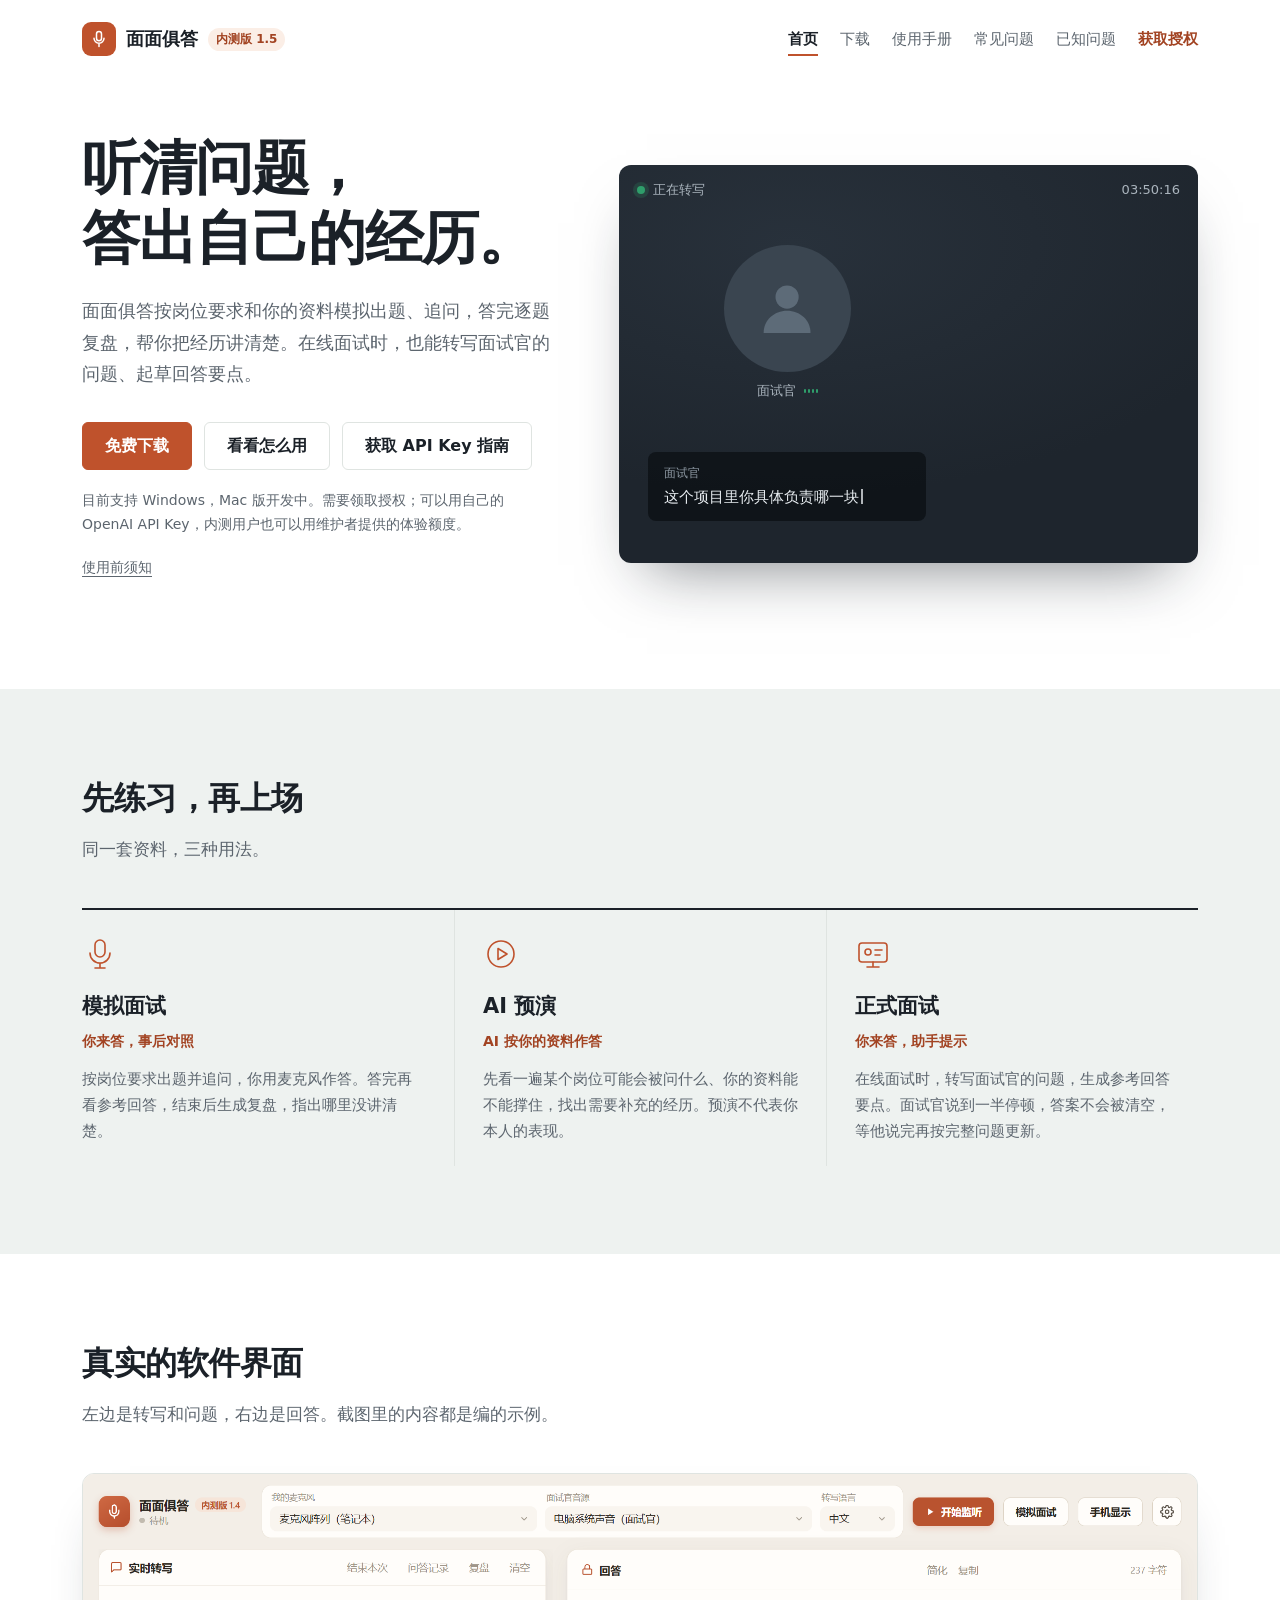
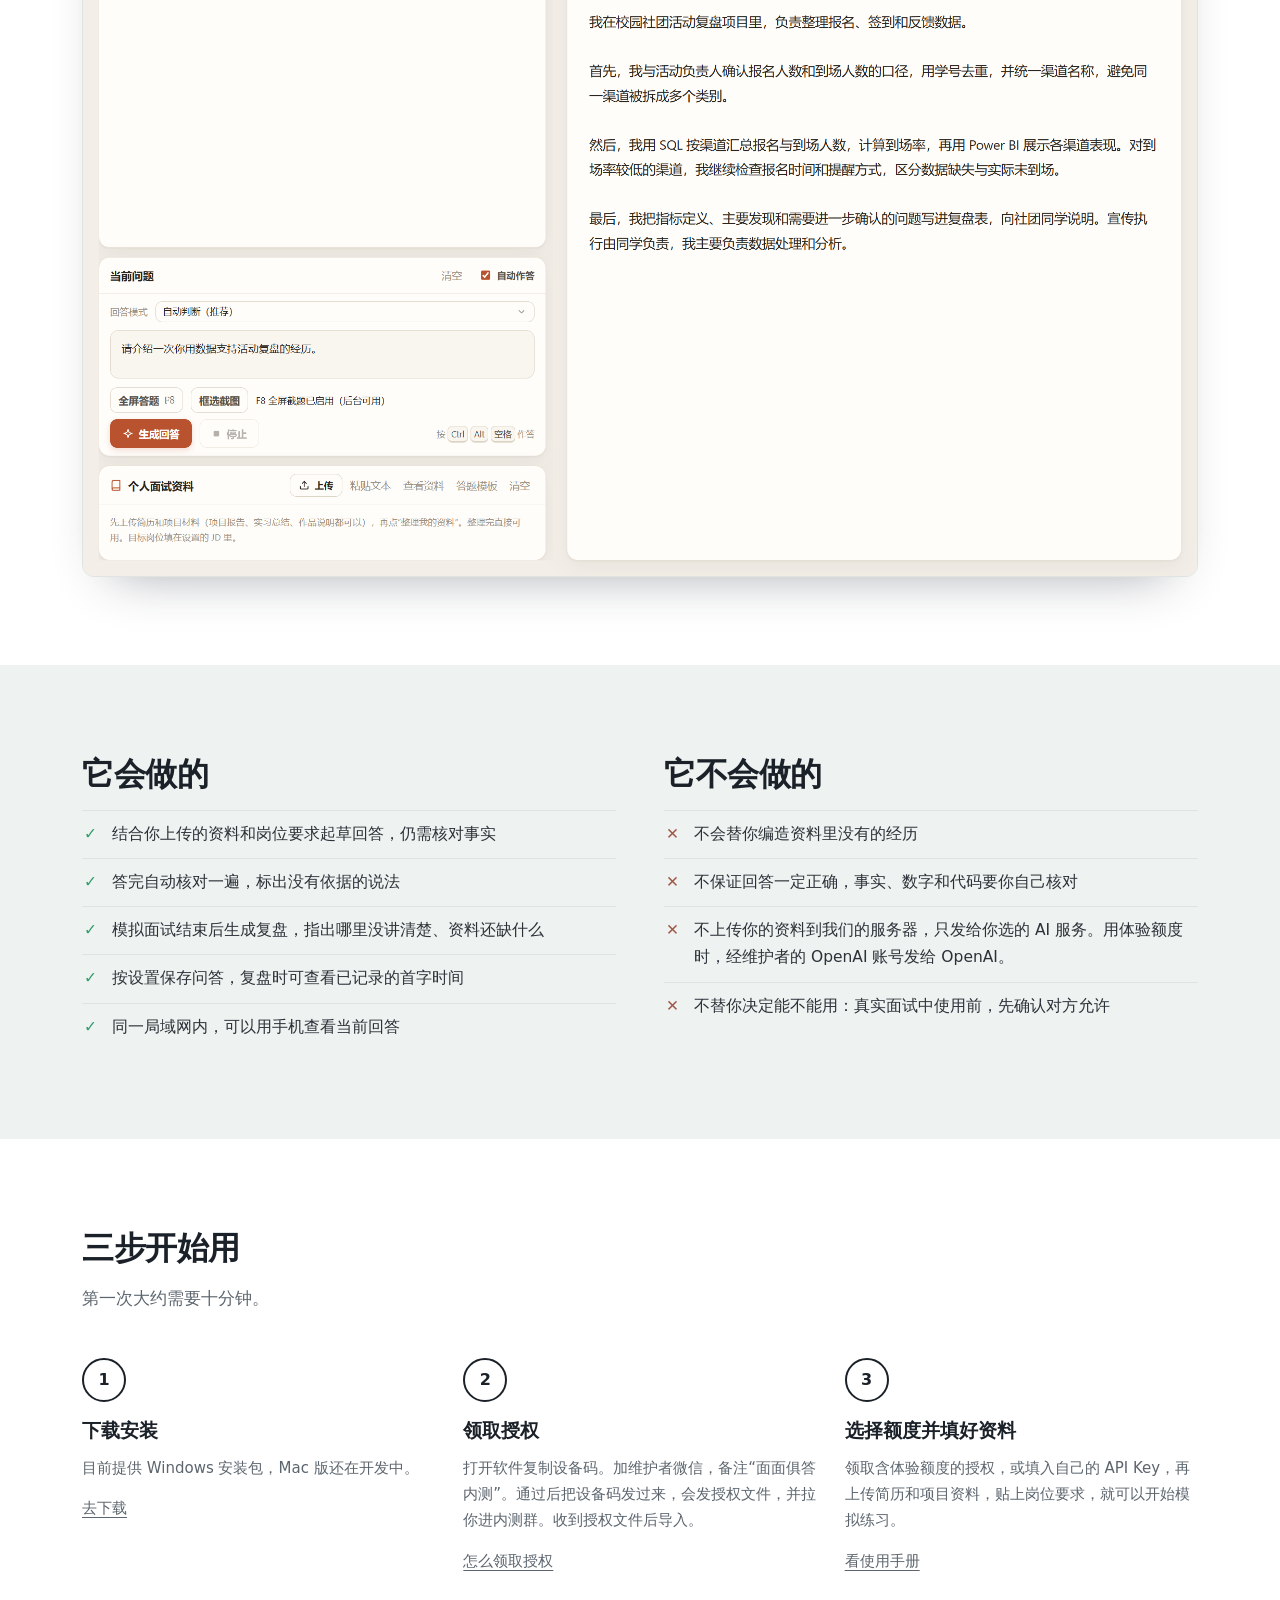
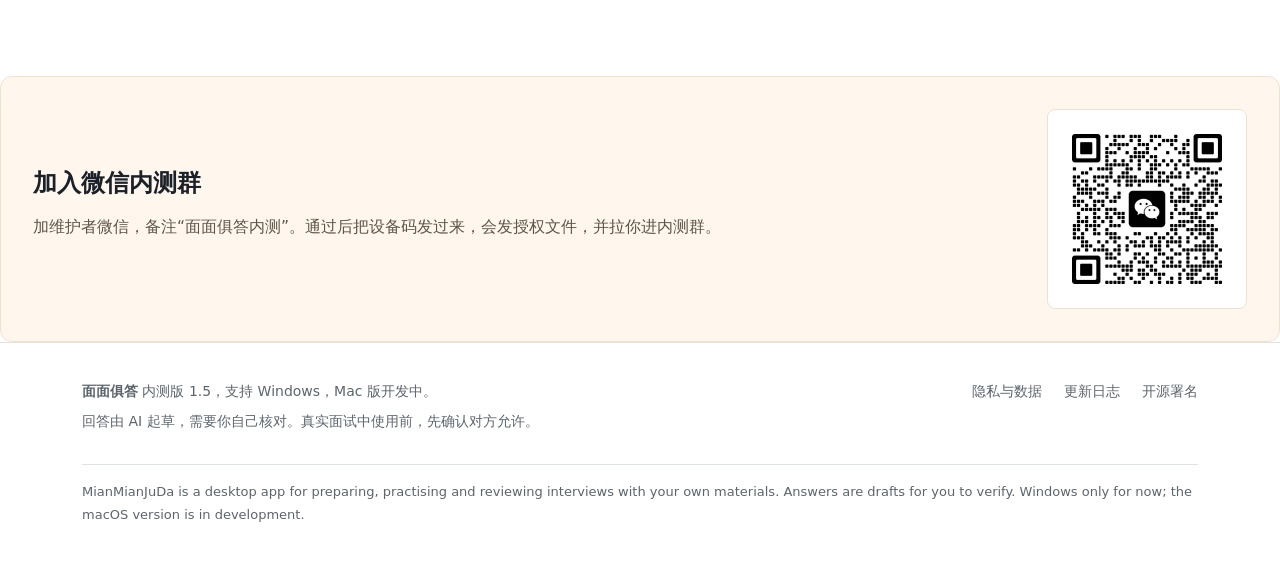
<file: index.html>
<!doctype html>
<html lang="zh-CN">
  <head>
    <meta charset="utf-8" />
    <meta name="viewport" content="width=device-width, initial-scale=1" />
    <title>面面俱答：用自己的资料准备、练习和复盘面试</title>
    <meta
      name="description"
      content="面面俱答用你的简历和项目资料模拟面试、逐题复盘；在线面试时也能转写面试官的问题、起草回答要点。支持 Windows，Mac 版开发中。"
    />
    <link rel="icon" href="assets/mark.svg" type="image/svg+xml" />
    <link rel="stylesheet" href="assets/site.css?v=25a9df9682be" />
    <script>
      document.documentElement.classList.add('js');
    </script>
  </head>
  <body>
    <a class="skip" href="#content">跳到正文</a>
    <header class="site-header">
      <a class="brand" href="index.html"
        ><span class="brand-mark"
          ><svg viewBox="0 0 24 24" aria-hidden="true">
            <rect x="9" y="3" width="6" height="11" rx="3" />
            <path d="M6 11a6 6 0 0 0 12 0M12 17v4" /></svg></span
        >面面俱答<span class="brand-tag">内测版 1.5</span></a
      >
      <nav class="site-nav" aria-label="主导航">
        <a href="index.html" aria-current="page">首页</a><a href="download.html">下载</a
        ><a href="manual.html">使用手册</a><a href="faq.html">常见问题</a
        ><a href="known-issues.html">已知问题</a><a class="nav-cta" href="license.html">获取授权</a>
      </nav>
    </header>
    <main id="content">
      <section class="hero">
        <div>
          <h1>听清问题，<br />答出自己的经历。</h1>
          <p class="hero-lede">
            面面俱答按岗位要求和你的资料模拟出题、追问，答完逐题复盘，帮你把经历讲清楚。在线面试时，也能转写面试官的问题、起草回答要点。
          </p>
          <div class="btn-row">
            <a class="btn btn-primary" href="download.html">免费下载</a>
            <a class="btn" href="manual.html">看看怎么用</a
            ><a class="btn" href="api-key.html">获取 API Key 指南</a>
          </div>
          <p class="hero-note">
            目前支持 Windows，Mac 版开发中。需要领取授权；可以用自己的 OpenAI API
            Key，内测用户也可以用维护者提供的体验额度。
          </p>
          <p class="hero-note"><a href="download.html#before-use">使用前须知</a></p>
        </div>
        <div
          class="stage"
          data-stage
          role="img"
          aria-label="示意：视频面试中，面试官的问题被转写成字幕，右侧是根据资料起草的回答要点"
        >
          <div class="stage-bar">
            <span class="live">正在转写</span><span class="clock" data-clock></span>
          </div>
          <div class="person">
            <span class="ring"></span><span class="ring"></span
            ><svg viewBox="0 0 24 24">
              <circle cx="12" cy="8" r="4.2" />
              <path d="M3.5 21c0-4.6 3.8-8 8.5-8s8.5 3.4 8.5 8z" />
            </svg>
          </div>
          <span class="person-name"
            >面试官<span class="voice" aria-hidden="true"><i></i><i></i><i></i><i></i></span
          ></span>
          <p class="subtitle">
            <small>面试官</small><span data-q>这个项目里你具体负责哪一块？遇到过什么困难？</span>
          </p>
          <div class="answer-card" aria-hidden="true">
            <div class="answer-head">
              <strong>参考回答</strong><span class="status" data-status>2.1 秒开始作答</span>
            </div>
            <div class="skeleton"><i></i><i></i><i></i><i></i></div>
            <p class="lead-line">
              <span class="mark" data-lead>我主要负责数据清洗和模型评估。</span>
            </p>
            <ol data-points>
              <li><b>数据：</b>统一了三个来源的口径，缺失值按规则补齐</li>
              <li><b>困难：</b>两个模型差距很小，改用分时段对比才看出区别</li>
              <li><b>结果：</b>最终选型被组里采用，写进了报告</li>
            </ol>
            <div class="answer-foot">
              <span data-foot>依据：项目资料、课程报告</span
              ><span class="dots" data-dots><i class="on"></i><i></i><i></i></span>
            </div>
          </div>
          <script type="application/json" data-scenes>
            [
              {
                "q": "这个项目里你具体负责哪一块？遇到过什么困难？",
                "ttft": "2.1 秒开始作答",
                "lead": "我主要负责数据清洗和模型评估。",
                "points": [
                  "数据：统一了三个来源的口径，缺失值按规则补齐",
                  "困难：两个模型差距很小，改用分时段对比才看出区别",
                  "结果：最终选型被组里采用，写进了报告"
                ],
                "foot": "依据：项目资料、课程报告"
              },
              {
                "q": "为什么想来我们公司做这个岗位？",
                "ttft": "1.8 秒开始作答",
                "lead": "岗位要做的事，和我做过的最对得上。",
                "points": [
                  "匹配：JD 里的数据分析和报表，是我项目里做得最多的",
                  "了解：看过贵司近期的业务方向，想参与落地",
                  "打算：先把业务和工具吃透，再负责完整模块"
                ],
                "foot": "依据：岗位 JD、简历"
              },
              {
                "q": "SQL 里 WHERE 和 HAVING 有什么区别？",
                "ttft": "1.6 秒开始作答",
                "lead": "WHERE 在分组前筛行，HAVING 在分组后筛组。",
                "points": [
                  "顺序：WHERE → GROUP BY → HAVING",
                  "聚合：HAVING 里能用 COUNT、SUM，WHERE 里不行",
                  "习惯：能在 WHERE 里筛的先筛，参与分组的数据更少"
                ],
                "foot": "依据：技术知识"
              }
            ]
          </script>
        </div>
      </section>

      <section class="band band-tint">
        <div class="wrap">
          <h2 class="section-title">先练习，再上场</h2>
          <p class="section-lede">同一套资料，三种用法。</p>
          <div class="modes">
            <article class="mode">
              <div class="mode-icon">
                <svg viewBox="0 0 36 36" aria-hidden="true">
                  <rect x="13" y="4" width="10" height="17" rx="5" />
                  <path d="M8 17a10 10 0 0 0 20 0M18 27v5M13 32h10" />
                </svg>
              </div>
              <h3>模拟面试</h3>
              <p class="who">你来答，事后对照</p>
              <p>
                按岗位要求出题并追问，你用麦克风作答。答完再看参考回答，结束后生成复盘，指出哪里没讲清楚。
              </p>
            </article>
            <article class="mode">
              <div class="mode-icon">
                <svg viewBox="0 0 36 36" aria-hidden="true">
                  <circle cx="18" cy="18" r="13" />
                  <path d="M15 12.5l9 5.5-9 5.5z" />
                </svg>
              </div>
              <h3>AI 预演</h3>
              <p class="who">AI 按你的资料作答</p>
              <p>
                先看一遍某个岗位可能会被问什么、你的资料能不能撑住，找出需要补充的经历。预演不代表你本人的表现。
              </p>
            </article>
            <article class="mode">
              <div class="mode-icon">
                <svg viewBox="0 0 36 36" aria-hidden="true">
                  <rect x="4" y="7" width="28" height="19" rx="3" />
                  <path d="M12 31h12M18 26v5" />
                  <circle cx="13" cy="16" r="3" />
                  <path d="M20 14h7M20 19h5" />
                </svg>
              </div>
              <h3>正式面试</h3>
              <p class="who">你来答，助手提示</p>
              <p>
                在线面试时，转写面试官的问题，生成参考回答要点。面试官说到一半停顿，答案不会被清空，等他说完再按完整问题更新。
              </p>
            </article>
          </div>
        </div>
      </section>

      <section class="band">
        <div class="wrap">
          <h2 class="section-title">真实的软件界面</h2>
          <p class="section-lede">左边是转写和问题，右边是回答。截图里的内容都是编的示例。</p>
          <img
            class="shot"
            src="assets/app.png"
            width="2139"
            height="1347"
            loading="lazy"
            alt="面面俱答主界面：左侧实时转写和当前问题，右侧参考回答"
          />
        </div>
      </section>

      <section class="band band-tint">
        <div class="wrap pair">
          <div>
            <h2 class="section-title">它会做的</h2>
            <ul class="checklist yes">
              <li>结合你上传的资料和岗位要求起草回答，仍需核对事实</li>
              <li>答完自动核对一遍，标出没有依据的说法</li>
              <li>模拟面试结束后生成复盘，指出哪里没讲清楚、资料还缺什么</li>
              <li>按设置保存问答，复盘时可查看已记录的首字时间</li>
              <li>同一局域网内，可以用手机查看当前回答</li>
            </ul>
          </div>
          <div>
            <h2 class="section-title">它不会做的</h2>
            <ul class="checklist no">
              <li>不会替你编造资料里没有的经历</li>
              <li>不保证回答一定正确，事实、数字和代码要你自己核对</li>
              <li>
                不上传你的资料到我们的服务器，只发给你选的 AI 服务。用体验额度时，经维护者的 OpenAI
                账号发给 OpenAI。
              </li>
              <li>不替你决定能不能用：真实面试中使用前，先确认对方允许</li>
            </ul>
          </div>
        </div>
      </section>

      <section class="band">
        <div class="wrap">
          <h2 class="section-title">三步开始用</h2>
          <p class="section-lede">第一次大约需要十分钟。</p>
          <ol class="steps">
            <li>
              <h3>下载安装</h3>
              <p>目前提供 Windows 安装包，Mac 版还在开发中。</p>
              <p><a href="download.html">去下载</a></p>
            </li>
            <li>
              <h3>领取授权</h3>
              <p>
                打开软件复制设备码。加维护者微信，备注“面面俱答内测”。通过后把设备码发过来，会发授权文件，并拉你进内测群。收到授权文件后导入。
              </p>
              <p><a href="license.html">怎么领取授权</a></p>
            </li>
            <li>
              <h3>选择额度并填好资料</h3>
              <p>
                领取含体验额度的授权，或填入自己的 API
                Key，再上传简历和项目资料，贴上岗位要求，就可以开始模拟练习。
              </p>
              <p><a href="manual.html">看使用手册</a></p>
            </li>
          </ol>
        </div>
      </section>
      <section class="license-card" id="beta-group">
        <div>
          <h2>加入微信内测群</h2>
          <p>
            加维护者微信，备注“面面俱答内测”。通过后把设备码发过来，会发授权文件，并拉你进内测群。
          </p>
        </div>
        <img
          src="assets/wechat-license-qr.png"
          width="728"
          height="728"
          alt="维护者微信二维码：添加后申请加入内测群"
        />
      </section>
    </main>
    <footer class="site-footer">
      <div class="footer-inner">
        <div>
          <p><strong>面面俱答</strong> 内测版 1.5，支持 Windows，Mac 版开发中。</p>
          <p>回答由 AI 起草，需要你自己核对。真实面试中使用前，先确认对方允许。</p>
        </div>
        <div class="footer-links">
          <a href="privacy.html">隐私与数据</a><a href="changelog.html">更新日志</a
          ><a href="credits.html">开源署名</a>
        </div>
        <p class="footer-en" lang="en">
          MianMianJuDa is a desktop app for preparing, practising and reviewing interviews with your
          own materials. Answers are drafts for you to verify. Windows only for now; the macOS
          version is in development.
        </p>
      </div>
    </footer>
    <script src="assets/site.js" defer></script>
  </body>
</html>
</file>
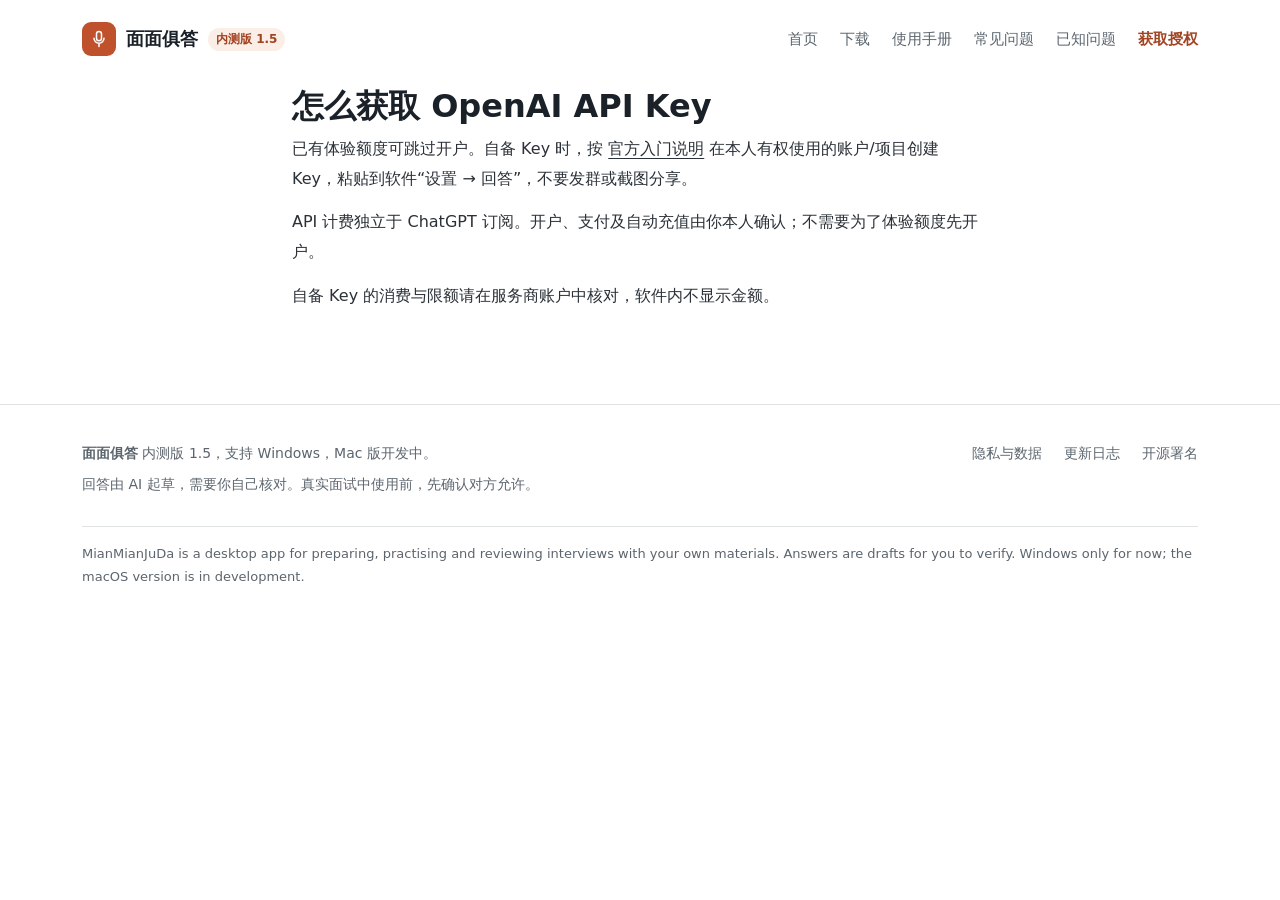
<file: api-key.html>
<!doctype html>
<html lang="zh-CN">
  <head>
    <meta charset="utf-8" />
    <meta name="viewport" content="width=device-width, initial-scale=1" />
    <title>获取 API Key · 面面俱答</title>
    <meta name="description" content="注册、充值、建Key和设置每月额度。" />
    <link rel="icon" href="assets/mark.svg" type="image/svg+xml" />
    <link rel="stylesheet" href="assets/site.css?v=25a9df9682be" />
    <script>
      document.documentElement.classList.add('js');
    </script>
  </head>
  <body>
    <a class="skip" href="#content">跳到正文</a>
    <header class="site-header">
      <a class="brand" href="index.html"
        ><span class="brand-mark"
          ><svg viewBox="0 0 24 24" aria-hidden="true">
            <rect x="9" y="3" width="6" height="11" rx="3" />
            <path d="M6 11a6 6 0 0 0 12 0M12 17v4" /></svg></span
        >面面俱答<span class="brand-tag">内测版 1.5</span></a
      >
      <nav class="site-nav" aria-label="主导航">
        <a href="index.html">首页</a><a href="download.html">下载</a
        ><a href="manual.html">使用手册</a><a href="faq.html">常见问题</a
        ><a href="known-issues.html">已知问题</a><a class="nav-cta" href="license.html">获取授权</a>
      </nav>
    </header>
    <main id="content">
      <div class="narrow prose">
        <h1>怎么获取 OpenAI API Key</h1>
        <p>
          已有体验额度可跳过开户。自备 Key 时，按
          <a href="https://developers.openai.com/api/docs/quickstart">官方入门说明</a>
          在本人有权使用的账户/项目创建 Key，粘贴到软件“设置 → 回答”，不要发群或截图分享。
        </p>
        <p>
          API 计费独立于 ChatGPT 订阅。开户、支付及自动充值由你本人确认；不需要为了体验额度先开户。
        </p>
        <p>自备 Key 的消费与限额请在服务商账户中核对，软件内不显示金额。</p>
      </div>
    </main>
    <footer class="site-footer">
      <div class="footer-inner">
        <div>
          <p><strong>面面俱答</strong> 内测版 1.5，支持 Windows，Mac 版开发中。</p>
          <p>回答由 AI 起草，需要你自己核对。真实面试中使用前，先确认对方允许。</p>
        </div>
        <div class="footer-links">
          <a href="privacy.html">隐私与数据</a><a href="changelog.html">更新日志</a
          ><a href="credits.html">开源署名</a>
        </div>
        <p class="footer-en" lang="en">
          MianMianJuDa is a desktop app for preparing, practising and reviewing interviews with your
          own materials. Answers are drafts for you to verify. Windows only for now; the macOS
          version is in development.
        </p>
      </div>
    </footer>
    <script src="assets/site.js" defer></script>
  </body>
</html>
</file>
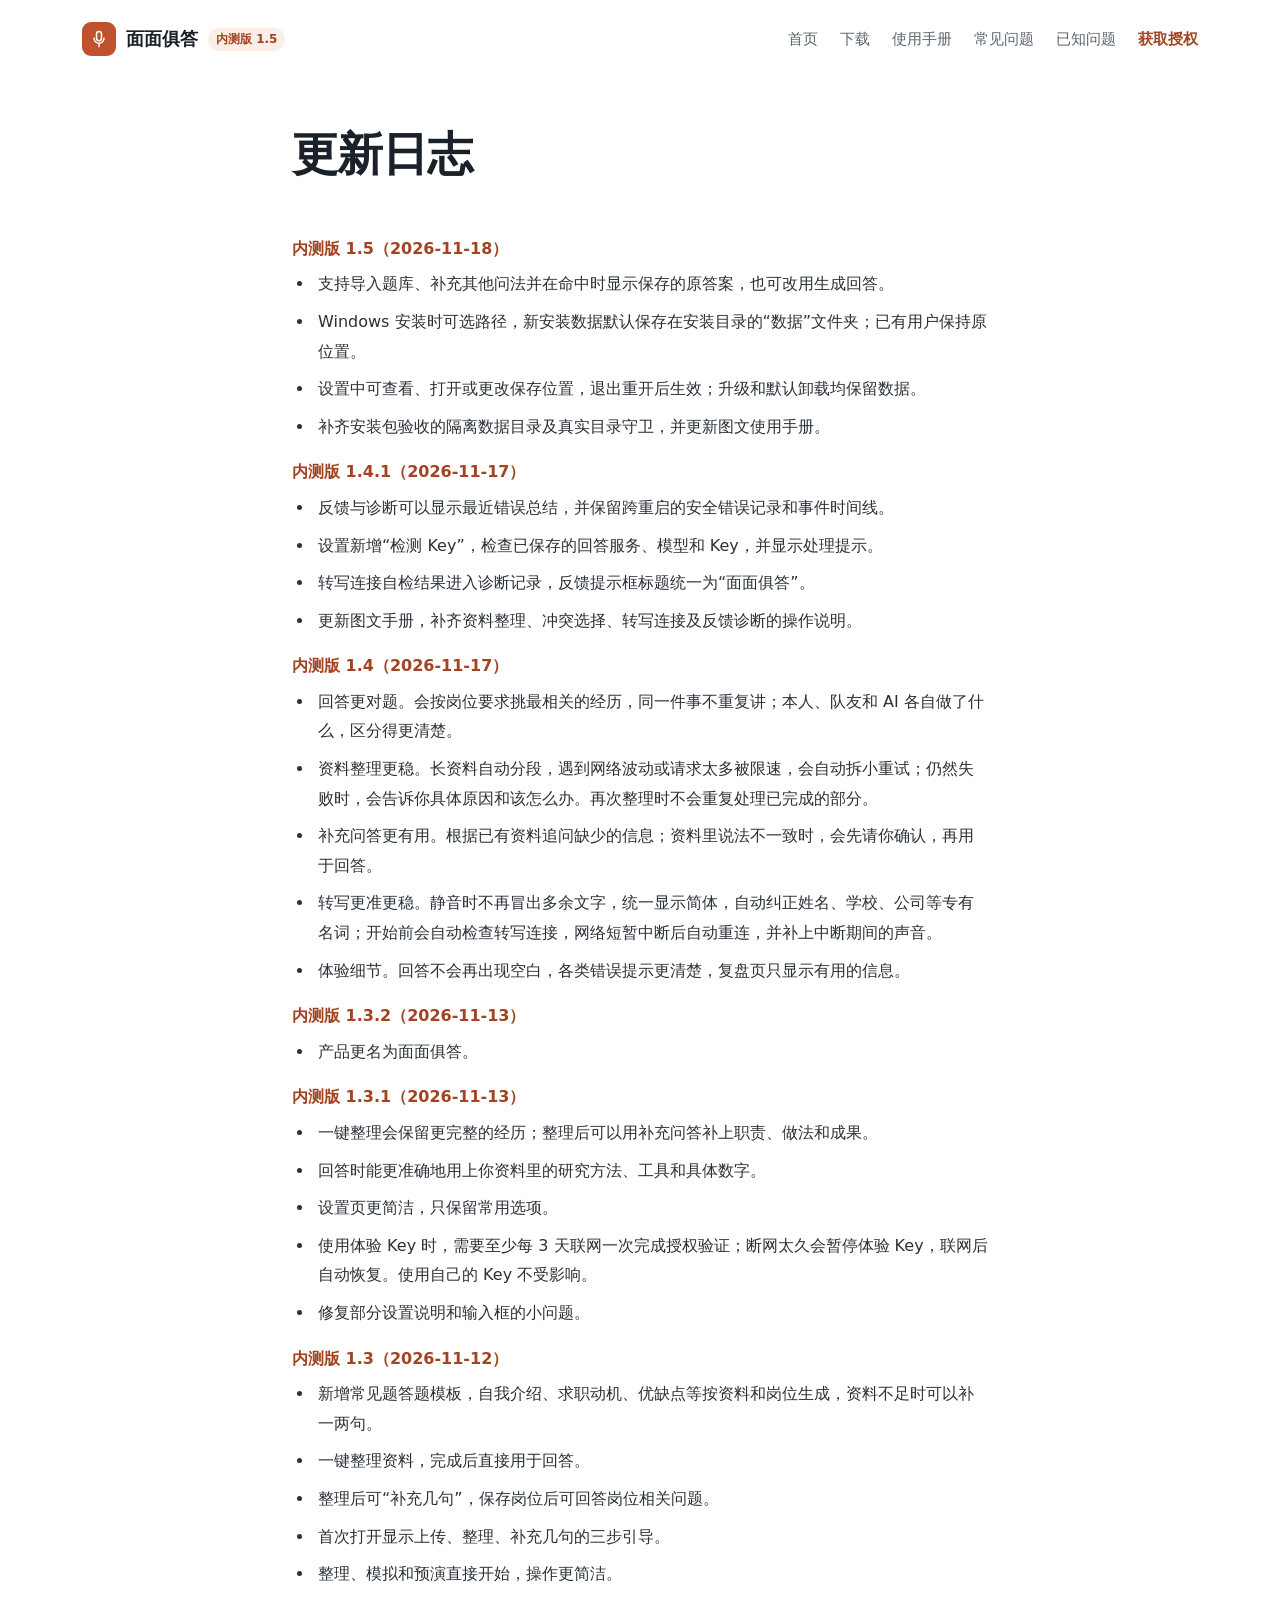
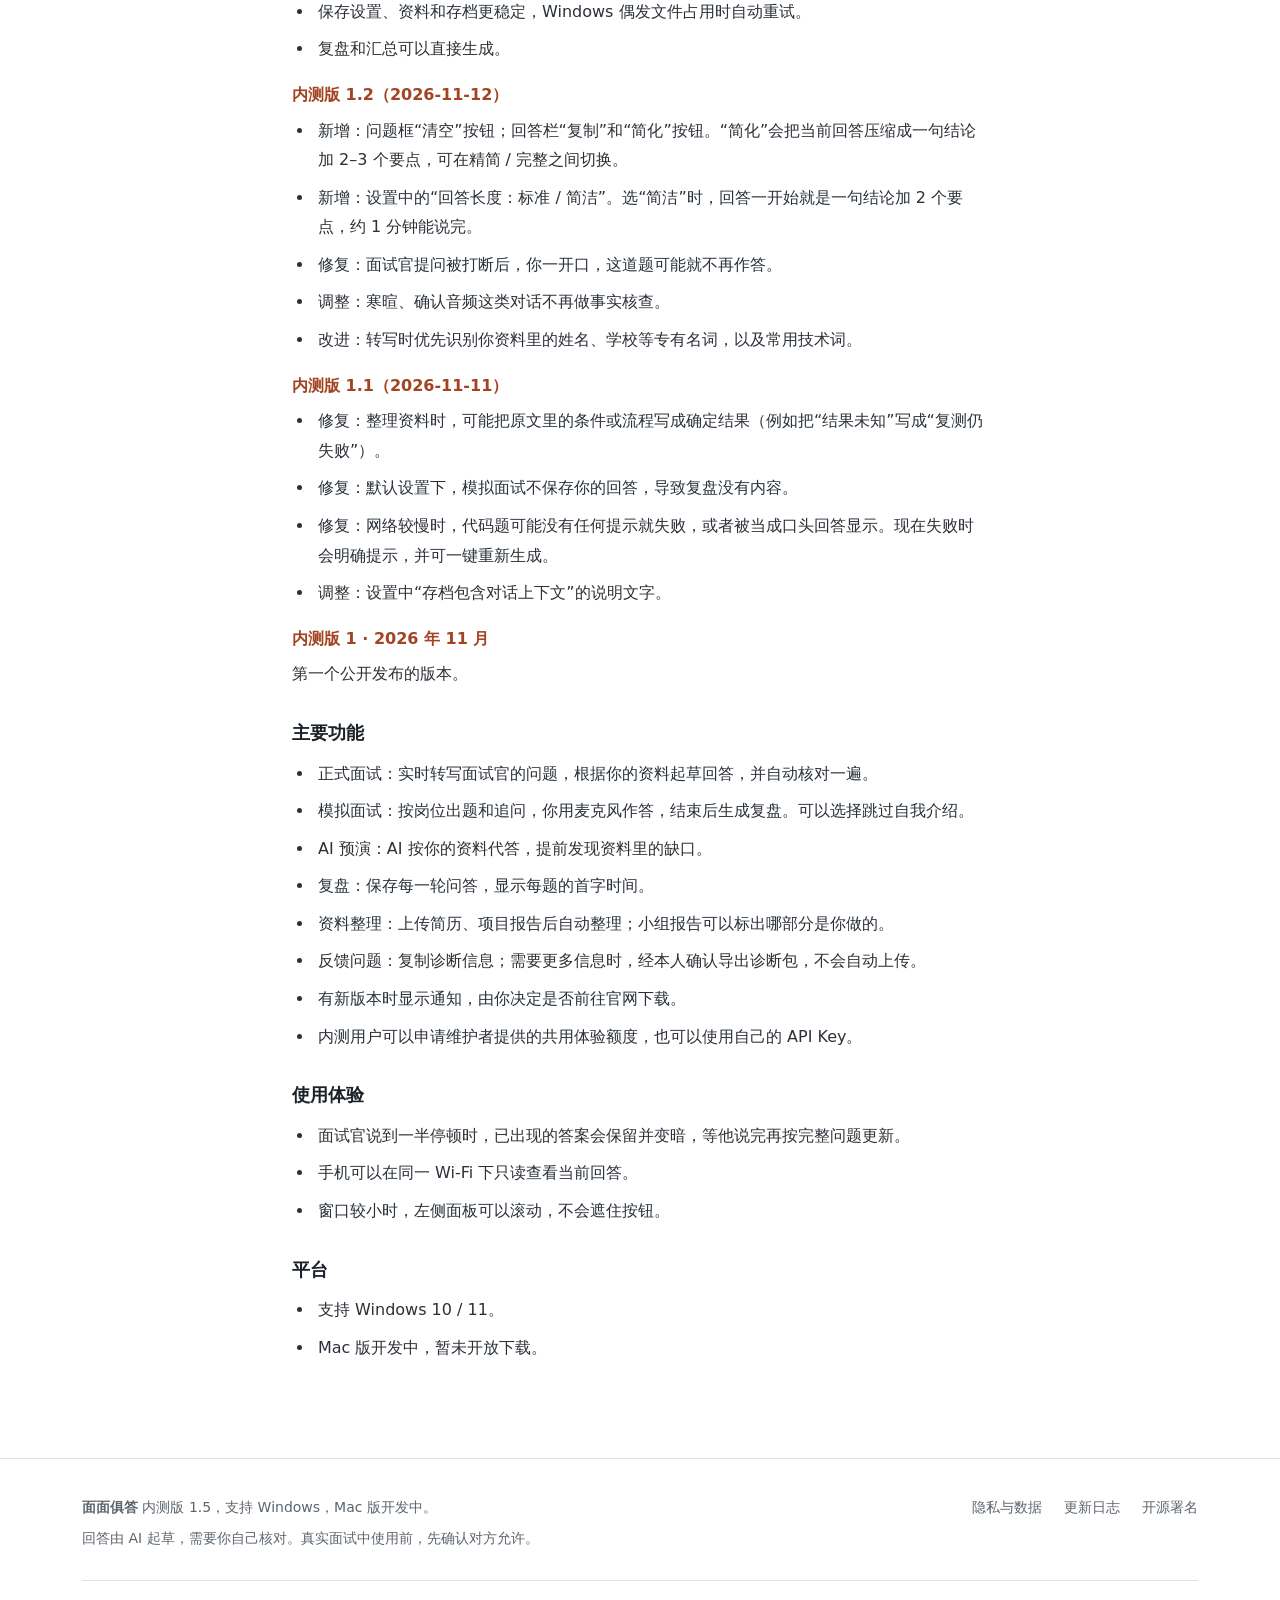
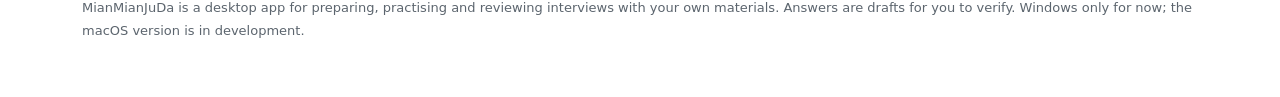
<file: changelog.html>
<!doctype html>
<html lang="zh-CN">
  <head>
    <meta charset="utf-8" />
    <meta name="viewport" content="width=device-width, initial-scale=1" />
    <title>更新日志 · 面面俱答</title>
    <meta name="description" content="面面俱答各版本更新内容。" />
    <link rel="icon" href="assets/mark.svg" type="image/svg+xml" />
    <link rel="stylesheet" href="assets/site.css?v=25a9df9682be" />
    <script>
      document.documentElement.classList.add('js');
    </script>
  </head>
  <body>
    <a class="skip" href="#content">跳到正文</a>
    <header class="site-header">
      <a class="brand" href="index.html"
        ><span class="brand-mark"
          ><svg viewBox="0 0 24 24" aria-hidden="true">
            <rect x="9" y="3" width="6" height="11" rx="3" />
            <path d="M6 11a6 6 0 0 0 12 0M12 17v4" /></svg></span
        >面面俱答<span class="brand-tag">内测版 1.5</span></a
      >
      <nav class="site-nav" aria-label="主导航">
        <a href="index.html">首页</a><a href="download.html">下载</a
        ><a href="manual.html">使用手册</a><a href="faq.html">常见问题</a
        ><a href="known-issues.html">已知问题</a><a class="nav-cta" href="license.html">获取授权</a>
      </nav>
    </header>
    <main id="content">
      <div class="narrow">
        <header class="page-head">
          <h1>更新日志</h1>
        </header>
      </div>
      <div class="narrow prose">
        <p class="version-head">内测版 1.5（2026-11-18）</p>
        <ul>
          <li>支持导入题库、补充其他问法并在命中时显示保存的原答案，也可改用生成回答。</li>
          <li>
            Windows 安装时可选路径，新安装数据默认保存在安装目录的“数据”文件夹；已有用户保持原位置。
          </li>
          <li>设置中可查看、打开或更改保存位置，退出重开后生效；升级和默认卸载均保留数据。</li>
          <li>补齐安装包验收的隔离数据目录及真实目录守卫，并更新图文使用手册。</li>
        </ul>
        <p class="version-head">内测版 1.4.1（2026-11-17）</p>
        <ul>
          <li>反馈与诊断可以显示最近错误总结，并保留跨重启的安全错误记录和事件时间线。</li>
          <li>设置新增“检测 Key”，检查已保存的回答服务、模型和 Key，并显示处理提示。</li>
          <li>转写连接自检结果进入诊断记录，反馈提示框标题统一为“面面俱答”。</li>
          <li>更新图文手册，补齐资料整理、冲突选择、转写连接及反馈诊断的操作说明。</li>
        </ul>
        <p class="version-head">内测版 1.4（2026-11-17）</p>
        <ul>
          <li>
            回答更对题。会按岗位要求挑最相关的经历，同一件事不重复讲；本人、队友和 AI
            各自做了什么，区分得更清楚。
          </li>
          <li>
            资料整理更稳。长资料自动分段，遇到网络波动或请求太多被限速，会自动拆小重试；仍然失败时，会告诉你具体原因和该怎么办。再次整理时不会重复处理已完成的部分。
          </li>
          <li>
            补充问答更有用。根据已有资料追问缺少的信息；资料里说法不一致时，会先请你确认，再用于回答。
          </li>
          <li>
            转写更准更稳。静音时不再冒出多余文字，统一显示简体，自动纠正姓名、学校、公司等专有名词；开始前会自动检查转写连接，网络短暂中断后自动重连，并补上中断期间的声音。
          </li>
          <li>体验细节。回答不会再出现空白，各类错误提示更清楚，复盘页只显示有用的信息。</li>
        </ul>
        <p class="version-head">内测版 1.3.2（2026-11-13）</p>
        <ul>
          <li>产品更名为面面俱答。</li>
        </ul>
        <p class="version-head">内测版 1.3.1（2026-11-13）</p>
        <ul>
          <li>一键整理会保留更完整的经历；整理后可以用补充问答补上职责、做法和成果。</li>
          <li>回答时能更准确地用上你资料里的研究方法、工具和具体数字。</li>
          <li>设置页更简洁，只保留常用选项。</li>
          <li>
            使用体验 Key 时，需要至少每 3 天联网一次完成授权验证；断网太久会暂停体验
            Key，联网后自动恢复。使用自己的 Key 不受影响。
          </li>
          <li>修复部分设置说明和输入框的小问题。</li>
        </ul>
        <p class="version-head">内测版 1.3（2026-11-12）</p>
        <ul>
          <li>
            新增常见题答题模板，自我介绍、求职动机、优缺点等按资料和岗位生成，资料不足时可以补一两句。
          </li>
          <li>一键整理资料，完成后直接用于回答。</li>
          <li>整理后可“补充几句”，保存岗位后可回答岗位相关问题。</li>
          <li>首次打开显示上传、整理、补充几句的三步引导。</li>
          <li>整理、模拟和预演直接开始，操作更简洁。</li>
          <li>保存设置、资料和存档更稳定，Windows 偶发文件占用时自动重试。</li>
          <li>复盘和汇总可以直接生成。</li>
        </ul>
        <p class="version-head">内测版 1.2（2026-11-12）</p>
        <ul>
          <li>
            新增：问题框“清空”按钮；回答栏“复制”和“简化”按钮。“简化”会把当前回答压缩成一句结论加 2–3
            个要点，可在精简 / 完整之间切换。
          </li>
          <li>
            新增：设置中的“回答长度：标准 / 简洁”。选“简洁”时，回答一开始就是一句结论加 2 个要点，约
            1 分钟能说完。
          </li>
          <li>修复：面试官提问被打断后，你一开口，这道题可能就不再作答。</li>
          <li>调整：寒暄、确认音频这类对话不再做事实核查。</li>
          <li>改进：转写时优先识别你资料里的姓名、学校等专有名词，以及常用技术词。</li>
        </ul>
        <p class="version-head">内测版 1.1（2026-11-11）</p>
        <ul>
          <li>
            修复：整理资料时，可能把原文里的条件或流程写成确定结果（例如把“结果未知”写成“复测仍失败”）。
          </li>
          <li>修复：默认设置下，模拟面试不保存你的回答，导致复盘没有内容。</li>
          <li>
            修复：网络较慢时，代码题可能没有任何提示就失败，或者被当成口头回答显示。现在失败时会明确提示，并可一键重新生成。
          </li>
          <li>调整：设置中“存档包含对话上下文”的说明文字。</li>
        </ul>
        <p class="version-head">内测版 1 · 2026 年 11 月</p>
        <p>第一个公开发布的版本。</p>
        <h3>主要功能</h3>
        <ul>
          <li>正式面试：实时转写面试官的问题，根据你的资料起草回答，并自动核对一遍。</li>
          <li>
            模拟面试：按岗位出题和追问，你用麦克风作答，结束后生成复盘。可以选择跳过自我介绍。
          </li>
          <li>AI 预演：AI 按你的资料代答，提前发现资料里的缺口。</li>
          <li>复盘：保存每一轮问答，显示每题的首字时间。</li>
          <li>资料整理：上传简历、项目报告后自动整理；小组报告可以标出哪部分是你做的。</li>
          <li>反馈问题：复制诊断信息；需要更多信息时，经本人确认导出诊断包，不会自动上传。</li>
          <li>有新版本时显示通知，由你决定是否前往官网下载。</li>
          <li>内测用户可以申请维护者提供的共用体验额度，也可以使用自己的 API Key。</li>
        </ul>
        <h3>使用体验</h3>
        <ul>
          <li>面试官说到一半停顿时，已出现的答案会保留并变暗，等他说完再按完整问题更新。</li>
          <li>手机可以在同一 Wi‑Fi 下只读查看当前回答。</li>
          <li>窗口较小时，左侧面板可以滚动，不会遮住按钮。</li>
        </ul>
        <h3>平台</h3>
        <ul>
          <li>支持 Windows 10 / 11。</li>
          <li>Mac 版开发中，暂未开放下载。</li>
        </ul>
      </div>
    </main>
    <footer class="site-footer">
      <div class="footer-inner">
        <div>
          <p><strong>面面俱答</strong> 内测版 1.5，支持 Windows，Mac 版开发中。</p>
          <p>回答由 AI 起草，需要你自己核对。真实面试中使用前，先确认对方允许。</p>
        </div>
        <div class="footer-links">
          <a href="privacy.html">隐私与数据</a><a href="changelog.html">更新日志</a
          ><a href="credits.html">开源署名</a>
        </div>
        <p class="footer-en" lang="en">
          MianMianJuDa is a desktop app for preparing, practising and reviewing interviews with your
          own materials. Answers are drafts for you to verify. Windows only for now; the macOS
          version is in development.
        </p>
      </div>
    </footer>
    <script src="assets/site.js" defer></script>
  </body>
</html>
</file>
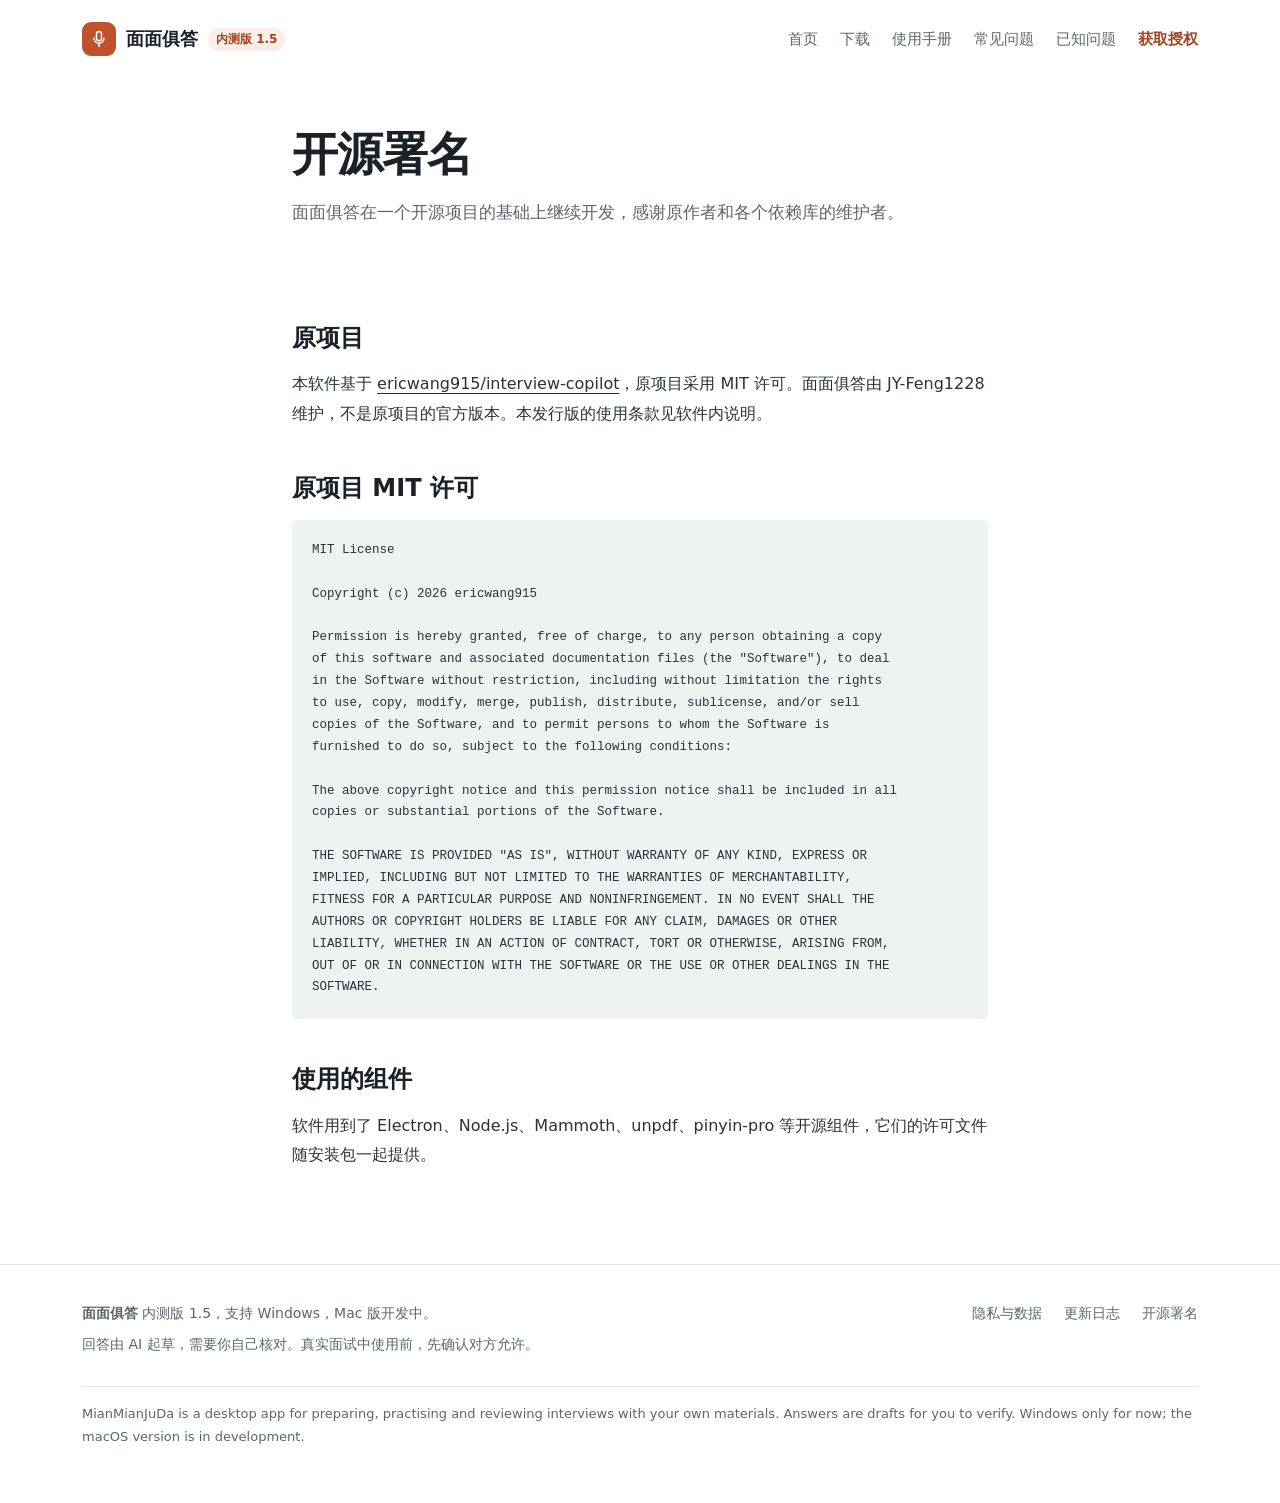
<file: credits.html>
<!doctype html>
<html lang="zh-CN">
  <head>
    <meta charset="utf-8" />
    <meta name="viewport" content="width=device-width, initial-scale=1" />
    <title>开源署名 · 面面俱答</title>
    <meta name="description" content="面面俱答的上游开源项目与许可。" />
    <link rel="icon" href="assets/mark.svg" type="image/svg+xml" />
    <link rel="stylesheet" href="assets/site.css?v=25a9df9682be" />
    <script>
      document.documentElement.classList.add('js');
    </script>
  </head>
  <body>
    <a class="skip" href="#content">跳到正文</a>
    <header class="site-header">
      <a class="brand" href="index.html"
        ><span class="brand-mark"
          ><svg viewBox="0 0 24 24" aria-hidden="true">
            <rect x="9" y="3" width="6" height="11" rx="3" />
            <path d="M6 11a6 6 0 0 0 12 0M12 17v4" /></svg></span
        >面面俱答<span class="brand-tag">内测版 1.5</span></a
      >
      <nav class="site-nav" aria-label="主导航">
        <a href="index.html">首页</a><a href="download.html">下载</a
        ><a href="manual.html">使用手册</a><a href="faq.html">常见问题</a
        ><a href="known-issues.html">已知问题</a><a class="nav-cta" href="license.html">获取授权</a>
      </nav>
    </header>
    <main id="content">
      <div class="narrow">
        <header class="page-head">
          <h1>开源署名</h1>
          <p class="lede">
            面面俱答在一个开源项目的基础上继续开发，感谢原作者和各个依赖库的维护者。
          </p>
        </header>
      </div>
      <div class="narrow prose">
        <h2>原项目</h2>
        <p>
          本软件基于
          <a href="https://github.com/ericwang915/interview-copilot"
            >ericwang915/interview-copilot</a
          >，原项目采用 MIT 许可。面面俱答由 JY-Feng1228
          维护，不是原项目的官方版本。本发行版的使用条款见软件内说明。
        </p>
        <h2>原项目 MIT 许可</h2>
        <pre class="license-text">
MIT License

Copyright (c) 2026 ericwang915

Permission is hereby granted, free of charge, to any person obtaining a copy
of this software and associated documentation files (the &quot;Software&quot;), to deal
in the Software without restriction, including without limitation the rights
to use, copy, modify, merge, publish, distribute, sublicense, and/or sell
copies of the Software, and to permit persons to whom the Software is
furnished to do so, subject to the following conditions:

The above copyright notice and this permission notice shall be included in all
copies or substantial portions of the Software.

THE SOFTWARE IS PROVIDED &quot;AS IS&quot;, WITHOUT WARRANTY OF ANY KIND, EXPRESS OR
IMPLIED, INCLUDING BUT NOT LIMITED TO THE WARRANTIES OF MERCHANTABILITY,
FITNESS FOR A PARTICULAR PURPOSE AND NONINFRINGEMENT. IN NO EVENT SHALL THE
AUTHORS OR COPYRIGHT HOLDERS BE LIABLE FOR ANY CLAIM, DAMAGES OR OTHER
LIABILITY, WHETHER IN AN ACTION OF CONTRACT, TORT OR OTHERWISE, ARISING FROM,
OUT OF OR IN CONNECTION WITH THE SOFTWARE OR THE USE OR OTHER DEALINGS IN THE
SOFTWARE.</pre>
        <h2>使用的组件</h2>
        <p>
          软件用到了 Electron、Node.js、Mammoth、unpdf、pinyin-pro
          等开源组件，它们的许可文件随安装包一起提供。
        </p>
      </div>
    </main>
    <footer class="site-footer">
      <div class="footer-inner">
        <div>
          <p><strong>面面俱答</strong> 内测版 1.5，支持 Windows，Mac 版开发中。</p>
          <p>回答由 AI 起草，需要你自己核对。真实面试中使用前，先确认对方允许。</p>
        </div>
        <div class="footer-links">
          <a href="privacy.html">隐私与数据</a><a href="changelog.html">更新日志</a
          ><a href="credits.html">开源署名</a>
        </div>
        <p class="footer-en" lang="en">
          MianMianJuDa is a desktop app for preparing, practising and reviewing interviews with your
          own materials. Answers are drafts for you to verify. Windows only for now; the macOS
          version is in development.
        </p>
      </div>
    </footer>
    <script src="assets/site.js" defer></script>
  </body>
</html>
</file>
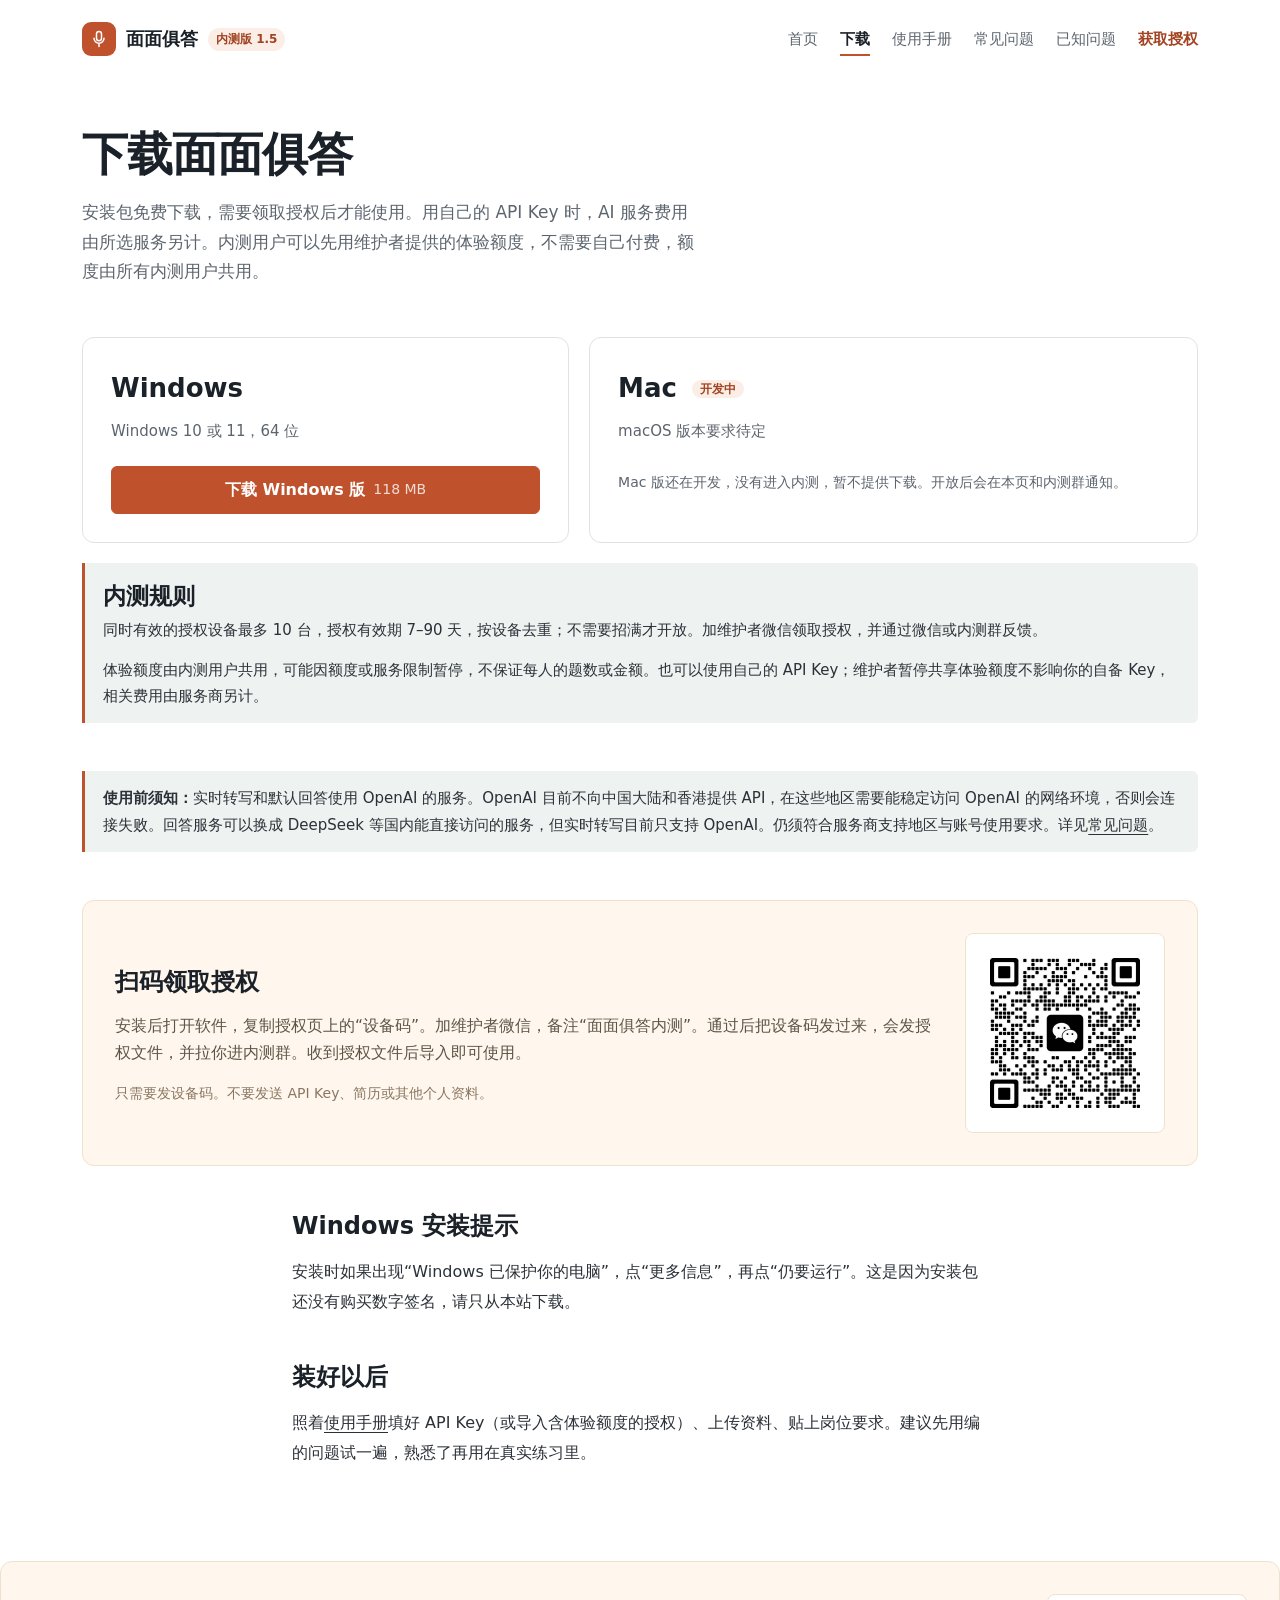
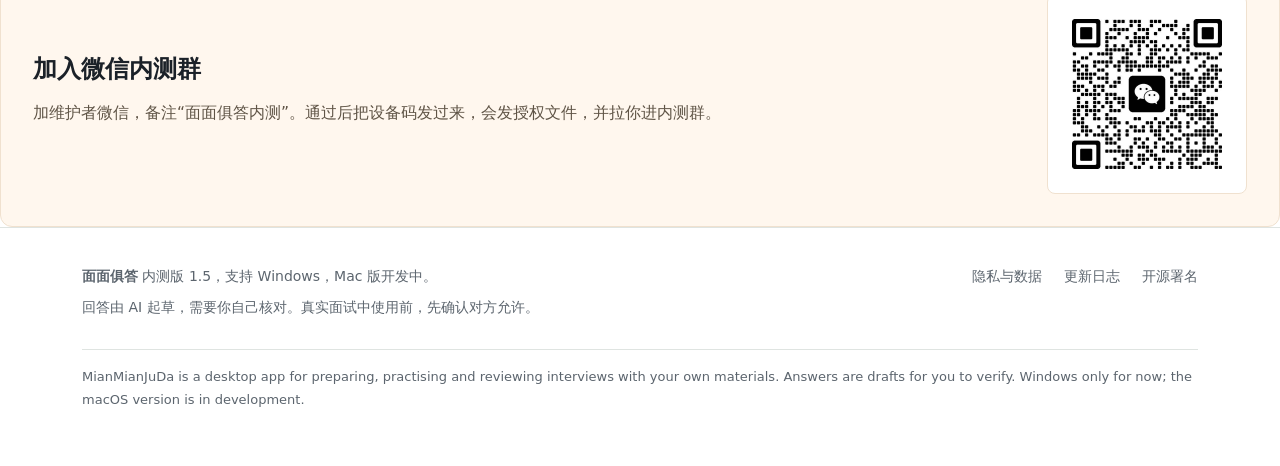
<file: download.html>
<!doctype html>
<html lang="zh-CN">
  <head>
    <meta charset="utf-8" />
    <meta name="viewport" content="width=device-width, initial-scale=1" />
    <title>下载面面俱答（Windows）</title>
    <meta
      name="description"
      content="下载面面俱答 Windows 版，以及领取授权的方法。Mac 版开发中。"
    />
    <link rel="icon" href="assets/mark.svg" type="image/svg+xml" />
    <link rel="stylesheet" href="assets/site.css?v=25a9df9682be" />
    <script>
      document.documentElement.classList.add('js');
    </script>
  </head>
  <body>
    <a class="skip" href="#content">跳到正文</a>
    <header class="site-header">
      <a class="brand" href="index.html"
        ><span class="brand-mark"
          ><svg viewBox="0 0 24 24" aria-hidden="true">
            <rect x="9" y="3" width="6" height="11" rx="3" />
            <path d="M6 11a6 6 0 0 0 12 0M12 17v4" /></svg></span
        >面面俱答<span class="brand-tag">内测版 1.5</span></a
      >
      <nav class="site-nav" aria-label="主导航">
        <a href="index.html">首页</a><a href="download.html" aria-current="page">下载</a
        ><a href="manual.html">使用手册</a><a href="faq.html">常见问题</a
        ><a href="known-issues.html">已知问题</a><a class="nav-cta" href="license.html">获取授权</a>
      </nav>
    </header>
    <main id="content">
      <div class="wrap">
        <header class="page-head">
          <h1>下载面面俱答</h1>
          <p class="lede">
            安装包免费下载，需要领取授权后才能使用。用自己的 API Key 时，AI
            服务费用由所选服务另计。内测用户可以先用维护者提供的体验额度，不需要自己付费，额度由所有内测用户共用。
          </p>
        </header>

        <div class="platforms">
          <article class="platform" data-platform="win">
            <div class="platform-top">
              <h2>Windows</h2>
              <span class="yours-flag">你的电脑</span>
            </div>
            <p class="req">Windows 10 或 11，64 位</p>
            <a
              class="btn btn-primary"
              data-dl="win"
              data-ready="下载 Windows 版"
              aria-disabled="true"
              href="#"
              ><span class="label">即将开放</span><span class="size"></span
            ></a>
          </article>

          <article class="platform" data-platform="mac">
            <div class="platform-top">
              <h2>Mac <span class="beta-tag">开发中</span></h2>
              <span class="yours-flag">你的电脑</span>
            </div>
            <p class="req">macOS 版本要求待定</p>
            <p class="release-note">
              Mac 版还在开发，没有进入内测，暂不提供下载。开放后会在本页和内测群通知。
            </p>
          </article>
        </div>
        <p class="release-note" data-release-note>
          Windows 候选安装包已准备好，仍待正式开放；下载按钮开放后即可下载。
        </p>

        <section class="callout notice" aria-labelledby="beta-rules">
          <h2 id="beta-rules">内测规则</h2>
          <p>
            同时有效的授权设备最多 10 台，授权有效期 7–90
            天，按设备去重；不需要招满才开放。加维护者微信领取授权，并通过微信或内测群反馈。
          </p>
          <p>
            体验额度由内测用户共用，可能因额度或服务限制暂停，不保证每人的题数或金额。也可以使用自己的
            API Key；维护者暂停共享体验额度不影响你的自备 Key，相关费用由服务商另计。
          </p>
        </section>
        <div class="callout notice" id="before-use">
          <p>
            <strong>使用前须知：</strong>实时转写和默认回答使用 OpenAI 的服务。OpenAI
            目前不向中国大陆和香港提供 API，在这些地区需要能稳定访问 OpenAI
            的网络环境，否则会连接失败。回答服务可以换成 DeepSeek
            等国内能直接访问的服务，但实时转写目前只支持
            OpenAI。仍须符合服务商支持地区与账号使用要求。详见<a href="faq.html">常见问题</a>。
          </p>
        </div>

        <section class="license-card" aria-labelledby="lic-title">
          <div>
            <h2 id="lic-title">扫码领取授权</h2>
            <p>
              安装后打开软件，复制授权页上的“设备码”。加维护者微信，备注“面面俱答内测”。通过后把设备码发过来，会发授权文件，并拉你进内测群。收到授权文件后导入即可使用。
            </p>
            <p class="small">只需要发设备码。不要发送 API Key、简历或其他个人资料。</p>
          </div>
          <img
            src="assets/wechat-license-qr.png"
            width="728"
            height="728"
            alt="微信二维码：扫码添加维护者，领取授权"
          />
        </section>
      </div>

      <div class="narrow prose">
        <h2>Windows 安装提示</h2>
        <p>
          安装时如果出现“Windows
          已保护你的电脑”，点“更多信息”，再点“仍要运行”。这是因为安装包还没有购买数字签名，请只从本站下载。
        </p>

        <h2>装好以后</h2>
        <p>
          照着<a href="manual.html">使用手册</a>填好 API
          Key（或导入含体验额度的授权）、上传资料、贴上岗位要求。建议先用编的问题试一遍，熟悉了再用在真实练习里。
        </p>
      </div>
      <section class="license-card" id="beta-group">
        <div>
          <h2>加入微信内测群</h2>
          <p>
            加维护者微信，备注“面面俱答内测”。通过后把设备码发过来，会发授权文件，并拉你进内测群。
          </p>
        </div>
        <img
          src="assets/wechat-license-qr.png"
          width="728"
          height="728"
          alt="维护者微信二维码：添加后申请加入内测群"
        />
      </section>
    </main>
    <footer class="site-footer">
      <div class="footer-inner">
        <div>
          <p><strong>面面俱答</strong> 内测版 1.5，支持 Windows，Mac 版开发中。</p>
          <p>回答由 AI 起草，需要你自己核对。真实面试中使用前，先确认对方允许。</p>
        </div>
        <div class="footer-links">
          <a href="privacy.html">隐私与数据</a><a href="changelog.html">更新日志</a
          ><a href="credits.html">开源署名</a>
        </div>
        <p class="footer-en" lang="en">
          MianMianJuDa is a desktop app for preparing, practising and reviewing interviews with your
          own materials. Answers are drafts for you to verify. Windows only for now; the macOS
          version is in development.
        </p>
      </div>
    </footer>
    <script src="assets/site.js" defer></script>
  </body>
</html>
</file>
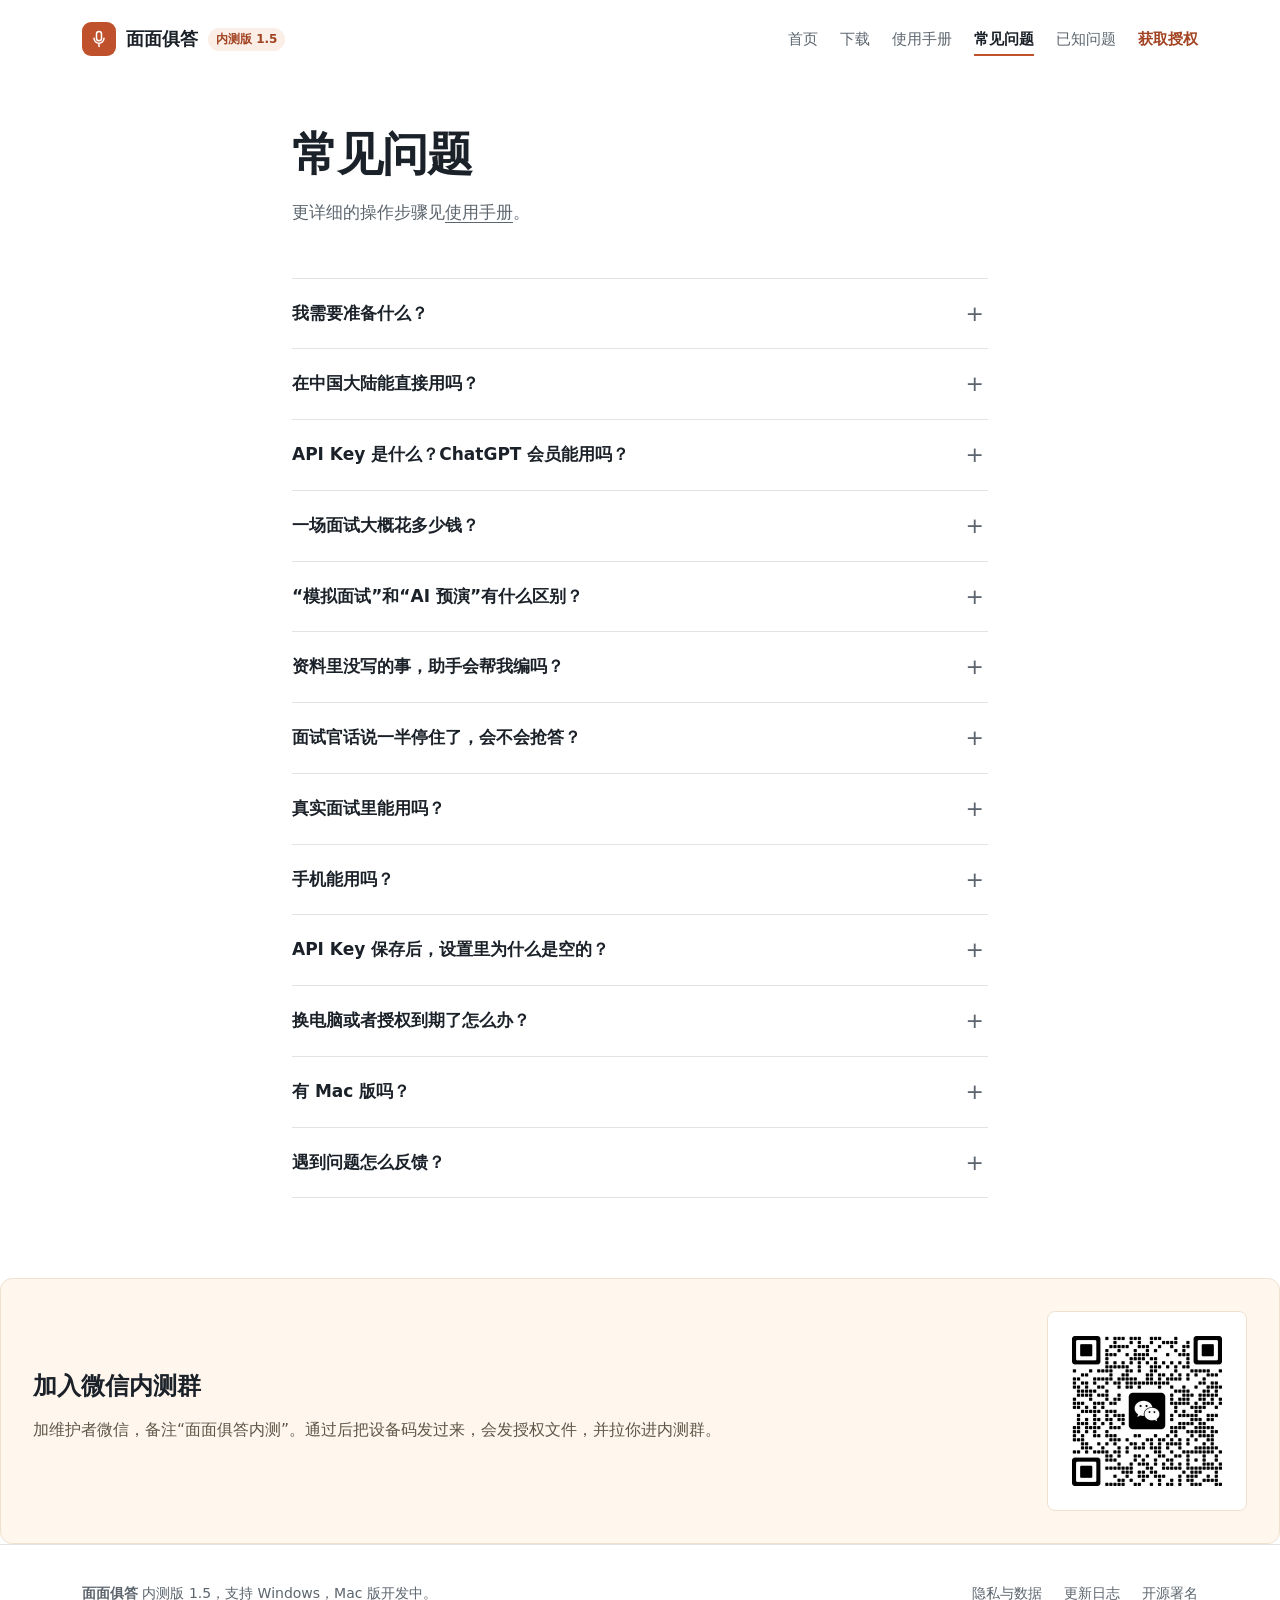
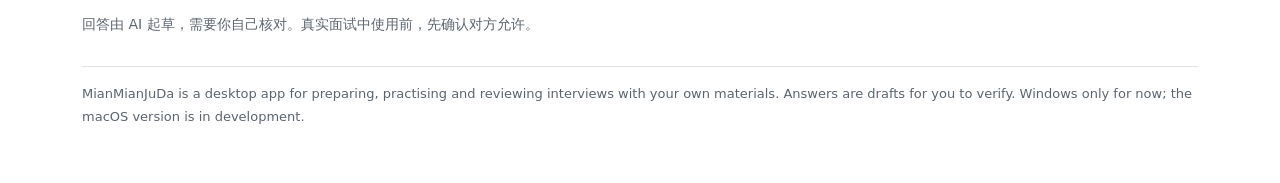
<file: faq.html>
<!doctype html>
<html lang="zh-CN">
  <head>
    <meta charset="utf-8" />
    <meta name="viewport" content="width=device-width, initial-scale=1" />
    <title>常见问题 · 面面俱答</title>
    <meta
      name="description"
      content="面面俱答常见问题：准备什么、费用、API Key、授权、抢答、Mac 版进度。"
    />
    <link rel="icon" href="assets/mark.svg" type="image/svg+xml" />
    <link rel="stylesheet" href="assets/site.css?v=25a9df9682be" />
    <script>
      document.documentElement.classList.add('js');
    </script>
  </head>
  <body>
    <a class="skip" href="#content">跳到正文</a>
    <header class="site-header">
      <a class="brand" href="index.html"
        ><span class="brand-mark"
          ><svg viewBox="0 0 24 24" aria-hidden="true">
            <rect x="9" y="3" width="6" height="11" rx="3" />
            <path d="M6 11a6 6 0 0 0 12 0M12 17v4" /></svg></span
        >面面俱答<span class="brand-tag">内测版 1.5</span></a
      >
      <nav class="site-nav" aria-label="主导航">
        <a href="index.html">首页</a><a href="download.html">下载</a
        ><a href="manual.html">使用手册</a><a href="faq.html" aria-current="page">常见问题</a
        ><a href="known-issues.html">已知问题</a><a class="nav-cta" href="license.html">获取授权</a>
      </nav>
    </header>
    <main id="content">
      <div class="narrow">
        <header class="page-head">
          <h1>常见问题</h1>
          <p class="lede">更详细的操作步骤见<a href="manual.html">使用手册</a>。</p>
        </header>
        <div class="faq">
          <details>
            <summary>我需要准备什么？</summary>
            <p>
              一台 Windows 电脑、你的简历和项目资料、目标岗位的要求、授权文件，以及自己的 API
              Key，或维护者提供的体验额度。只想手动打字提问的话，不需要开麦克风。
            </p>
          </details>
          <details>
            <summary>在中国大陆能直接用吗？</summary>
            <p>
              实时转写和默认的回答服务用的是 OpenAI。OpenAI 目前不向中国大陆和香港提供 API
              服务，在这些地区需要你自行解决访问 OpenAI 的网络问题，否则会连接失败。回答服务可以换成
              DeepSeek 等国内能直接访问的服务，但实时转写目前只支持 OpenAI；用不了 OpenAI
              时，只能手动输入问题让助手作答。能连接网络不代表账号或地区已获支持；请遵守当地法律法规和服务商的使用条款。
            </p>
          </details>
          <details>
            <summary>API Key 是什么？ChatGPT 会员能用吗？</summary>
            <p>
              API Key 是 AI
              服务给开发者用的密钥，按用量计费，需要在服务商的开发者后台单独申请并充值。ChatGPT Plus
              之类的聊天会员不包含 API 额度，不能直接用。
            </p>
          </details>
          <details>
            <summary>一场面试大概花多少钱？</summary>
            <p>
              取决于你选的模型和题量。软件开始模拟面试前会显示预估费用，实际以服务商账单为准。建议在服务商后台区分支出提醒和强制上限，按实际权限配置。用体验额度不需要自己付费，额度由所有内测用户共用。
            </p>
          </details>
          <details>
            <summary>“模拟面试”和“AI 预演”有什么区别？</summary>
            <p>
              模拟面试是你自己用麦克风回答，答完看参考答案，结束后生成复盘。AI 预演是 AI
              按你的资料代答，用来提前看看会被问什么、资料够不够，不代表你本人的表现。
            </p>
          </details>
          <details>
            <summary>资料里没写的事，助手会帮我编吗？</summary>
            <p>
              不会。回答只根据你上传的资料；资料没写的，它会说得比较保守，或者直接说没有相关经历。想让回答更具体，就把项目里实际做过的事写清楚再上传。
            </p>
          </details>
          <details>
            <summary>面试官话说一半停住了，会不会抢答？</summary>
            <p>
              有可能。面试官停顿一两秒以上，助手可能会先按半句话开始回答。这时已经出来的答案会变暗保留，等面试官说完，再按完整的问题重新回答，屏幕不会突然变空。不想被打扰的话，可以关掉“自动作答”，改成手动触发。
            </p>
          </details>
          <details>
            <summary>真实面试里能用吗？</summary>
            <p>
              先确认面试官或公司允许使用辅助工具。助手更适合用来准备和练习：面试前模拟、面试后复盘。
            </p>
          </details>
          <details>
            <summary>手机能用吗？</summary>
            <p>
              手机只能查看，不能操作。电脑和手机在同一个 Wi‑Fi
              下时，打开电脑上显示的链接，就能在手机上看到当前的问题和回答。
            </p>
          </details>
          <details>
            <summary>API Key 保存后，设置里为什么是空的？</summary>
            <p>
              为了安全，软件不会把已保存的 Key
              显示出来。看到“已配置”就说明保存成功了：留空表示继续用旧的，填新的就会替换。
            </p>
          </details>
          <details>
            <summary>换电脑或者授权到期了怎么办？</summary>
            <p>
              到期后用同一个设备码找我续期，本机资料不会被删除。换电脑或重装系统后设备码可能变化，需要重新领取。
            </p>
          </details>
          <details>
            <summary>有 Mac 版吗？</summary>
            <p>Mac 版还在开发中，没有进入内测，暂不提供下载。开放后会在下载页和内测群通知。</p>
          </details>
          <details>
            <summary>遇到问题怎么反馈？</summary>
            <p>
              先在设置中点击“反馈问题”，把复制的诊断信息和出问题的步骤粘贴到内测群；需要更多信息时，按群里的建议导出诊断包，确认内容后再分享。请不要发送
              API
              Key、真实面试录音或完整的个人资料。加维护者微信，备注“面面俱答内测”。通过后把设备码发过来，会发授权文件，并拉你进内测群。二维码见“获取授权”页。
            </p>
          </details>
        </div>
        <div style="height: 80px"></div>
      </div>
      <section class="license-card" id="beta-group">
        <div>
          <h2>加入微信内测群</h2>
          <p>
            加维护者微信，备注“面面俱答内测”。通过后把设备码发过来，会发授权文件，并拉你进内测群。
          </p>
        </div>
        <img
          src="assets/wechat-license-qr.png"
          width="728"
          height="728"
          alt="维护者微信二维码：添加后申请加入内测群"
        />
      </section>
    </main>
    <footer class="site-footer">
      <div class="footer-inner">
        <div>
          <p><strong>面面俱答</strong> 内测版 1.5，支持 Windows，Mac 版开发中。</p>
          <p>回答由 AI 起草，需要你自己核对。真实面试中使用前，先确认对方允许。</p>
        </div>
        <div class="footer-links">
          <a href="privacy.html">隐私与数据</a><a href="changelog.html">更新日志</a
          ><a href="credits.html">开源署名</a>
        </div>
        <p class="footer-en" lang="en">
          MianMianJuDa is a desktop app for preparing, practising and reviewing interviews with your
          own materials. Answers are drafts for you to verify. Windows only for now; the macOS
          version is in development.
        </p>
      </div>
    </footer>
    <script src="assets/site.js" defer></script>
  </body>
</html>
</file>
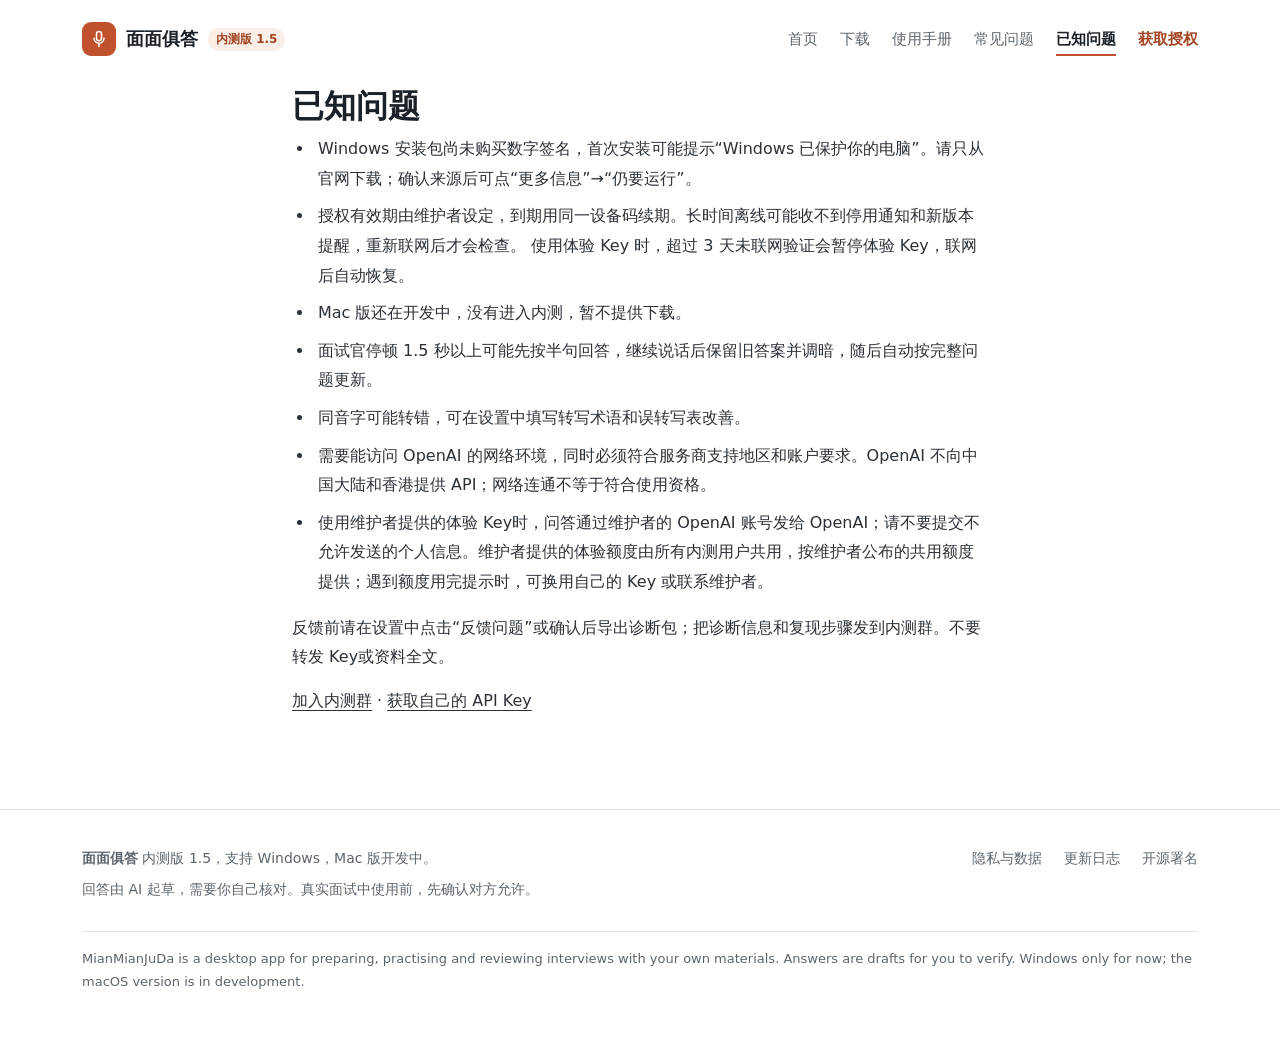
<file: known-issues.html>
<!doctype html>
<html lang="zh-CN">
  <head>
    <meta charset="utf-8" />
    <meta name="viewport" content="width=device-width, initial-scale=1" />
    <title>已知问题 · 面面俱答</title>
    <meta name="description" content="内测版已知问题和验证范围。" />
    <link rel="icon" href="assets/mark.svg" type="image/svg+xml" />
    <link rel="stylesheet" href="assets/site.css?v=25a9df9682be" />
    <script>
      document.documentElement.classList.add('js');
    </script>
  </head>
  <body>
    <a class="skip" href="#content">跳到正文</a>
    <header class="site-header">
      <a class="brand" href="index.html"
        ><span class="brand-mark"
          ><svg viewBox="0 0 24 24" aria-hidden="true">
            <rect x="9" y="3" width="6" height="11" rx="3" />
            <path d="M6 11a6 6 0 0 0 12 0M12 17v4" /></svg></span
        >面面俱答<span class="brand-tag">内测版 1.5</span></a
      >
      <nav class="site-nav" aria-label="主导航">
        <a href="index.html">首页</a><a href="download.html">下载</a
        ><a href="manual.html">使用手册</a><a href="faq.html">常见问题</a
        ><a href="known-issues.html" aria-current="page">已知问题</a
        ><a class="nav-cta" href="license.html">获取授权</a>
      </nav>
    </header>
    <main id="content">
      <div class="narrow prose">
        <h1>已知问题</h1>
        <ul>
          <li>
            Windows 安装包尚未购买数字签名，首次安装可能提示“Windows
            已保护你的电脑”。请只从官网下载；确认来源后可点“更多信息”→“仍要运行”。
          </li>
          <li>
            授权有效期由维护者设定，到期用同一设备码续期。长时间离线可能收不到停用通知和新版本提醒，重新联网后才会检查。
            使用体验 Key 时，超过 3 天未联网验证会暂停体验 Key，联网后自动恢复。
          </li>
          <li>Mac 版还在开发中，没有进入内测，暂不提供下载。</li>
          <li>
            面试官停顿 1.5
            秒以上可能先按半句回答，继续说话后保留旧答案并调暗，随后自动按完整问题更新。
          </li>
          <li>同音字可能转错，可在设置中填写转写术语和误转写表改善。</li>
          <li>
            需要能访问 OpenAI 的网络环境，同时必须符合服务商支持地区和账户要求。OpenAI
            不向中国大陆和香港提供 API；网络连通不等于符合使用资格。
          </li>
          <li>
            使用维护者提供的体验 Key时，问答通过维护者的 OpenAI 账号发给
            OpenAI；请不要提交不允许发送的个人信息。维护者提供的体验额度由所有内测用户共用，按维护者公布的共用额度提供；遇到额度用完提示时，可换用自己的
            Key 或联系维护者。
          </li>
        </ul>
        <p>
          反馈前请在设置中点击“反馈问题”或确认后导出诊断包；把诊断信息和复现步骤发到内测群。不要转发
          Key或资料全文。
        </p>
        <p>
          <a href="license.html#beta-group">加入内测群</a> ·
          <a href="api-key.html">获取自己的 API Key</a>
        </p>
      </div>
    </main>
    <footer class="site-footer">
      <div class="footer-inner">
        <div>
          <p><strong>面面俱答</strong> 内测版 1.5，支持 Windows，Mac 版开发中。</p>
          <p>回答由 AI 起草，需要你自己核对。真实面试中使用前，先确认对方允许。</p>
        </div>
        <div class="footer-links">
          <a href="privacy.html">隐私与数据</a><a href="changelog.html">更新日志</a
          ><a href="credits.html">开源署名</a>
        </div>
        <p class="footer-en" lang="en">
          MianMianJuDa is a desktop app for preparing, practising and reviewing interviews with your
          own materials. Answers are drafts for you to verify. Windows only for now; the macOS
          version is in development.
        </p>
      </div>
    </footer>
    <script src="assets/site.js" defer></script>
  </body>
</html>
</file>
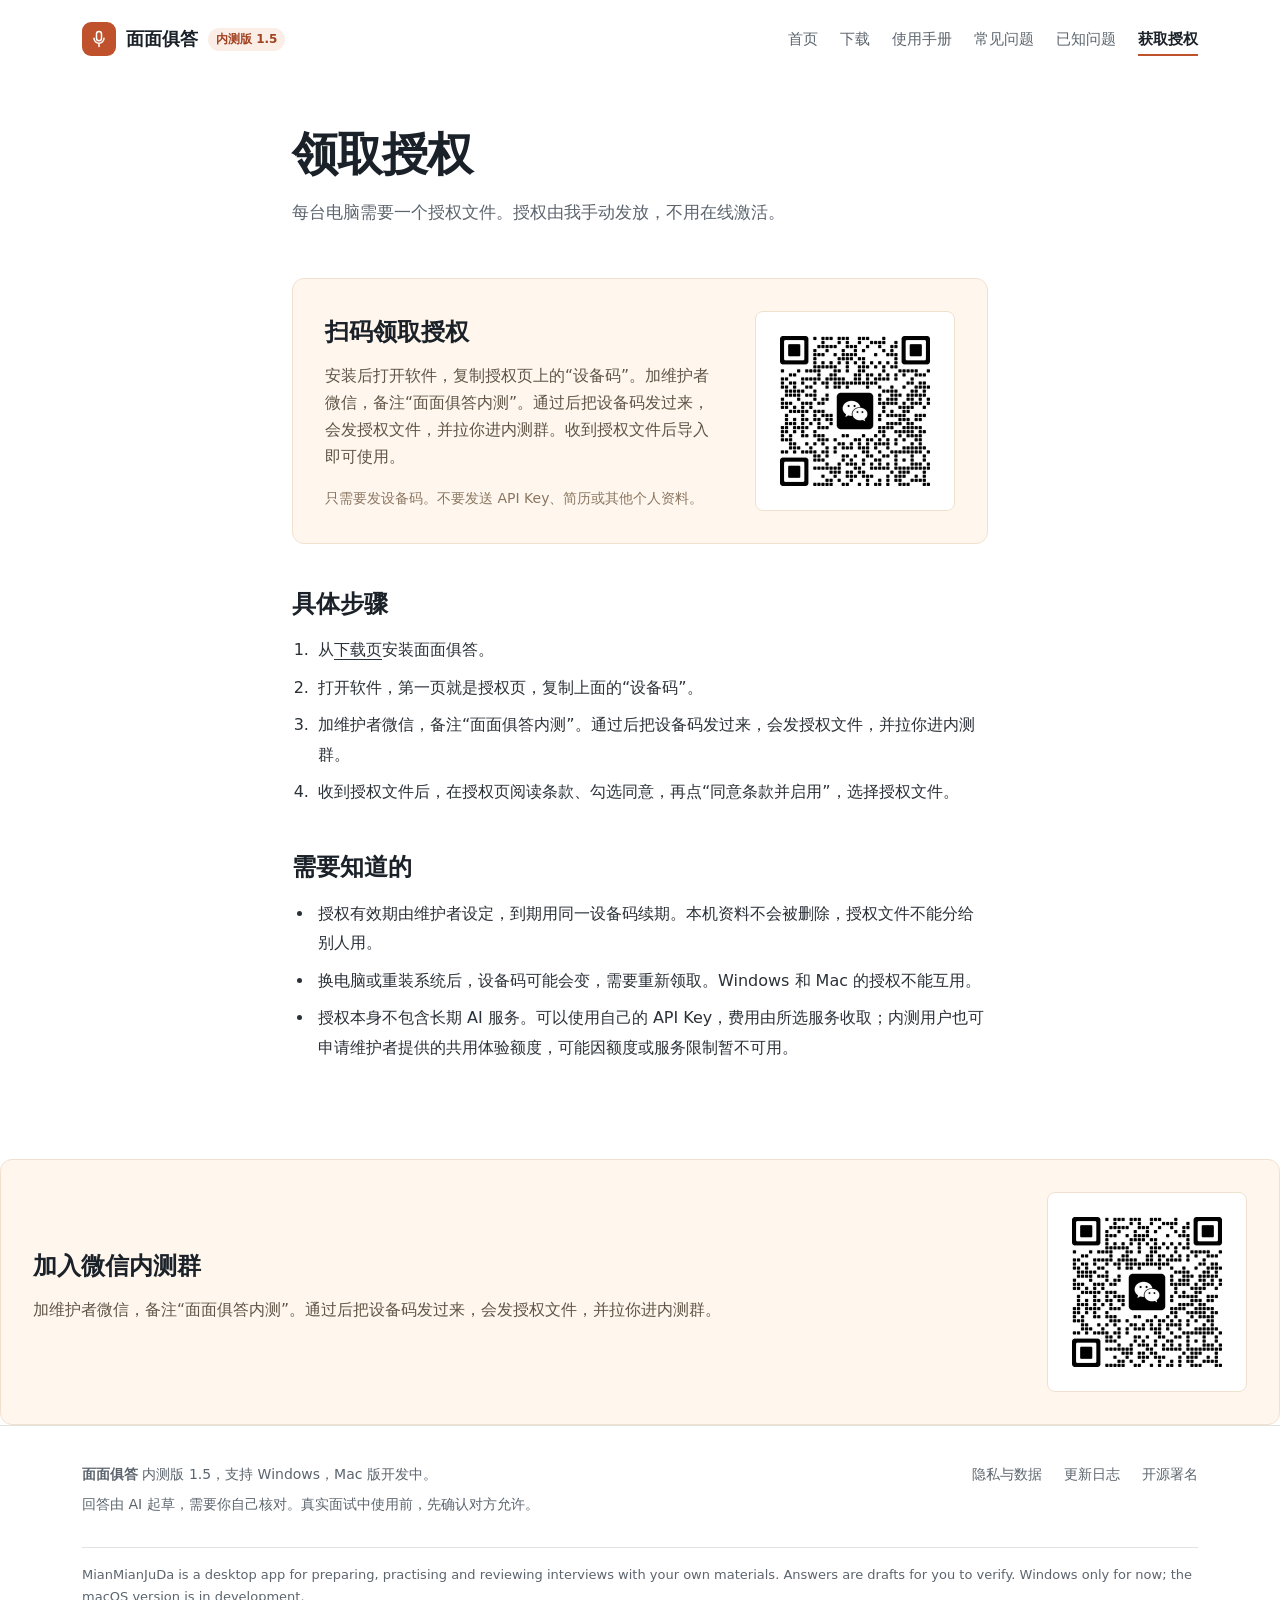
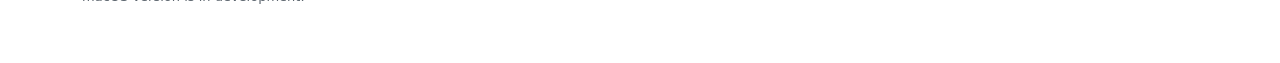
<file: license.html>
<!doctype html>
<html lang="zh-CN">
  <head>
    <meta charset="utf-8" />
    <meta name="viewport" content="width=device-width, initial-scale=1" />
    <title>领取授权 · 面面俱答</title>
    <meta
      name="description"
      content="面面俱答授权领取方法：复制设备码，微信扫码发送，导入授权文件。"
    />
    <link rel="icon" href="assets/mark.svg" type="image/svg+xml" />
    <link rel="stylesheet" href="assets/site.css?v=25a9df9682be" />
    <script>
      document.documentElement.classList.add('js');
    </script>
  </head>
  <body>
    <a class="skip" href="#content">跳到正文</a>
    <header class="site-header">
      <a class="brand" href="index.html"
        ><span class="brand-mark"
          ><svg viewBox="0 0 24 24" aria-hidden="true">
            <rect x="9" y="3" width="6" height="11" rx="3" />
            <path d="M6 11a6 6 0 0 0 12 0M12 17v4" /></svg></span
        >面面俱答<span class="brand-tag">内测版 1.5</span></a
      >
      <nav class="site-nav" aria-label="主导航">
        <a href="index.html">首页</a><a href="download.html">下载</a
        ><a href="manual.html">使用手册</a><a href="faq.html">常见问题</a
        ><a href="known-issues.html">已知问题</a
        ><a class="nav-cta" href="license.html" aria-current="page">获取授权</a>
      </nav>
    </header>
    <main id="content">
      <div class="narrow">
        <header class="page-head">
          <h1>领取授权</h1>
          <p class="lede">每台电脑需要一个授权文件。授权由我手动发放，不用在线激活。</p>
        </header>
        <section class="license-card" aria-labelledby="lic-title">
          <div>
            <h2 id="lic-title">扫码领取授权</h2>
            <p>
              安装后打开软件，复制授权页上的“设备码”。加维护者微信，备注“面面俱答内测”。通过后把设备码发过来，会发授权文件，并拉你进内测群。收到授权文件后导入即可使用。
            </p>
            <p class="small">只需要发设备码。不要发送 API Key、简历或其他个人资料。</p>
          </div>
          <img
            src="assets/wechat-license-qr.png"
            width="728"
            height="728"
            alt="微信二维码：扫码添加维护者，领取授权"
          />
        </section>
      </div>
      <div class="narrow prose">
        <h2>具体步骤</h2>
        <ol>
          <li>从<a href="download.html">下载页</a>安装面面俱答。</li>
          <li>打开软件，第一页就是授权页，复制上面的“设备码”。</li>
          <li>
            加维护者微信，备注“面面俱答内测”。通过后把设备码发过来，会发授权文件，并拉你进内测群。
          </li>
          <li>收到授权文件后，在授权页阅读条款、勾选同意，再点“同意条款并启用”，选择授权文件。</li>
        </ol>
        <h2>需要知道的</h2>
        <ul>
          <li>
            授权有效期由维护者设定，到期用同一设备码续期。本机资料不会被删除，授权文件不能分给别人用。
          </li>
          <li>换电脑或重装系统后，设备码可能会变，需要重新领取。Windows 和 Mac 的授权不能互用。</li>
          <li>
            授权本身不包含长期 AI 服务。可以使用自己的 API
            Key，费用由所选服务收取；内测用户也可申请维护者提供的共用体验额度，可能因额度或服务限制暂不可用。
          </li>
        </ul>
      </div>
      <section class="license-card" id="beta-group">
        <div>
          <h2>加入微信内测群</h2>
          <p>
            加维护者微信，备注“面面俱答内测”。通过后把设备码发过来，会发授权文件，并拉你进内测群。
          </p>
        </div>
        <img
          src="assets/wechat-license-qr.png"
          width="728"
          height="728"
          alt="维护者微信二维码：添加后申请加入内测群"
        />
      </section>
    </main>
    <footer class="site-footer">
      <div class="footer-inner">
        <div>
          <p><strong>面面俱答</strong> 内测版 1.5，支持 Windows，Mac 版开发中。</p>
          <p>回答由 AI 起草，需要你自己核对。真实面试中使用前，先确认对方允许。</p>
        </div>
        <div class="footer-links">
          <a href="privacy.html">隐私与数据</a><a href="changelog.html">更新日志</a
          ><a href="credits.html">开源署名</a>
        </div>
        <p class="footer-en" lang="en">
          MianMianJuDa is a desktop app for preparing, practising and reviewing interviews with your
          own materials. Answers are drafts for you to verify. Windows only for now; the macOS
          version is in development.
        </p>
      </div>
    </footer>
    <script src="assets/site.js" defer></script>
  </body>
</html>
</file>
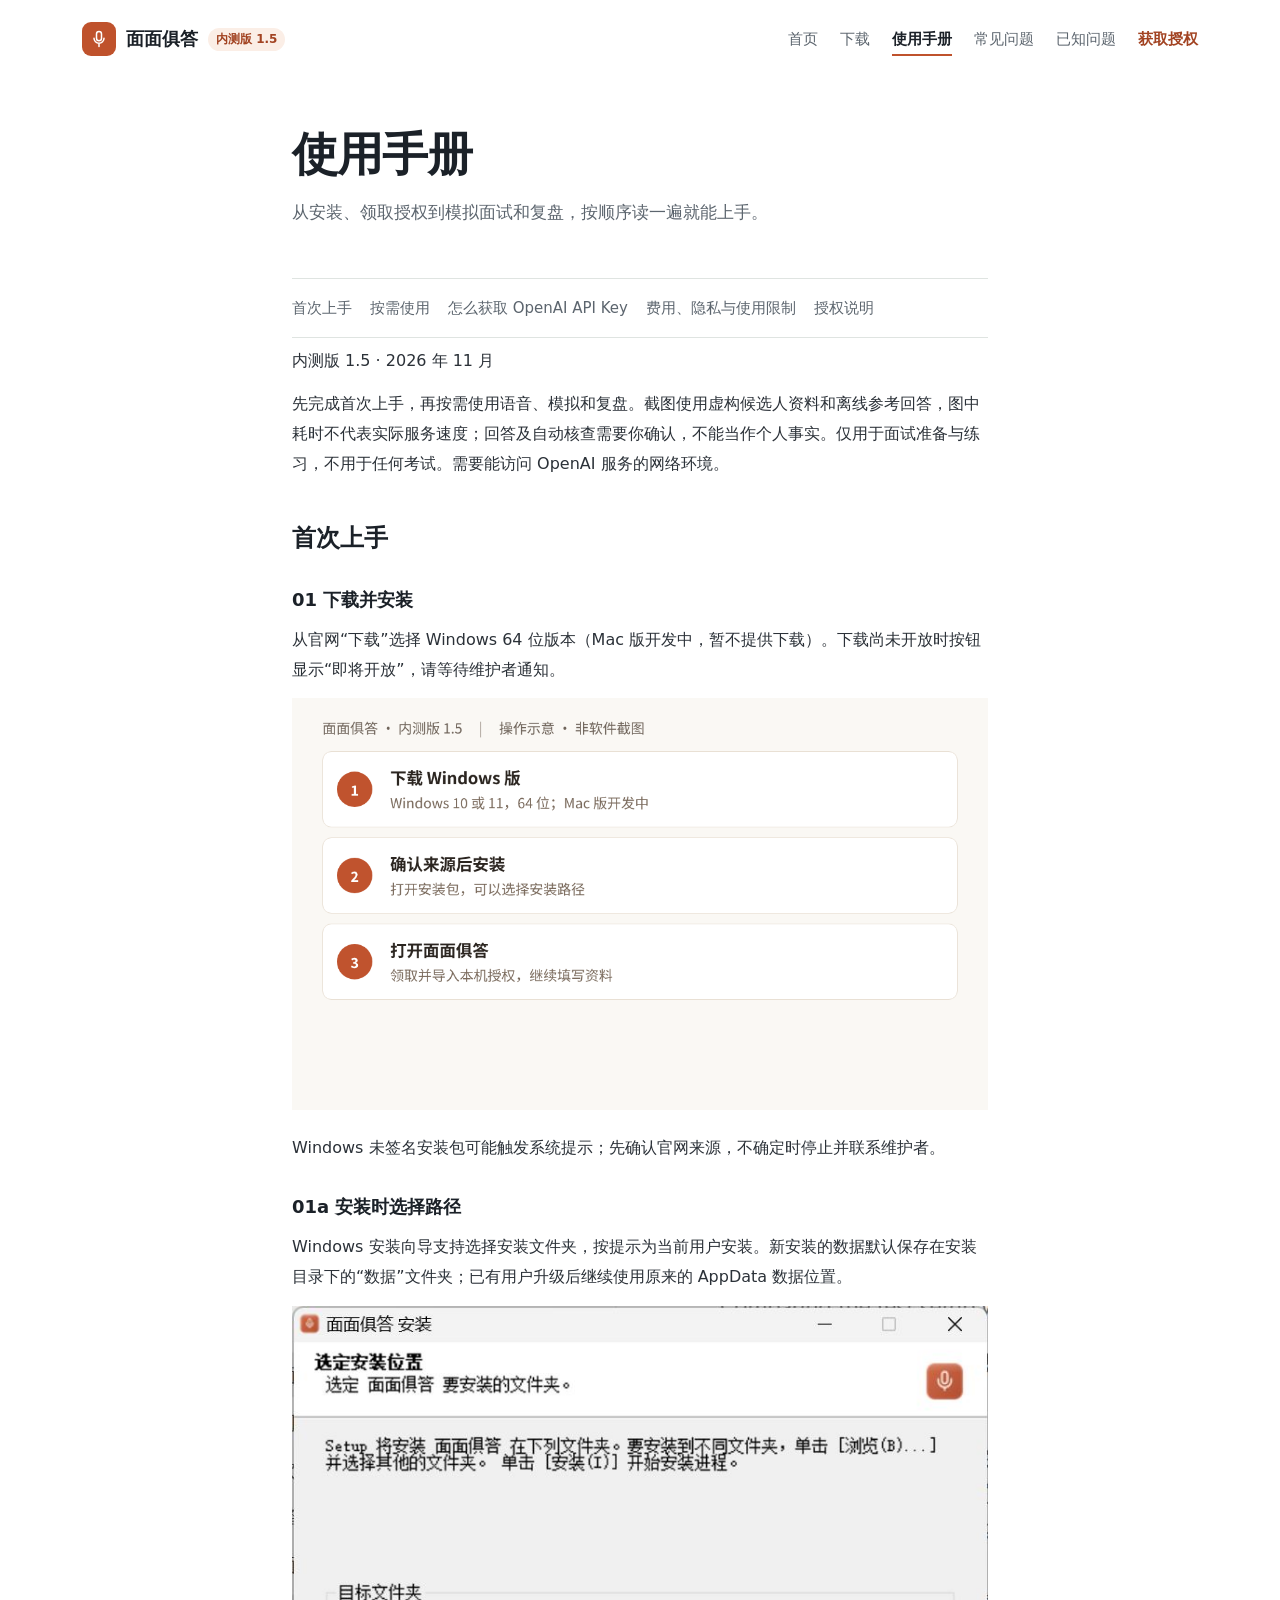
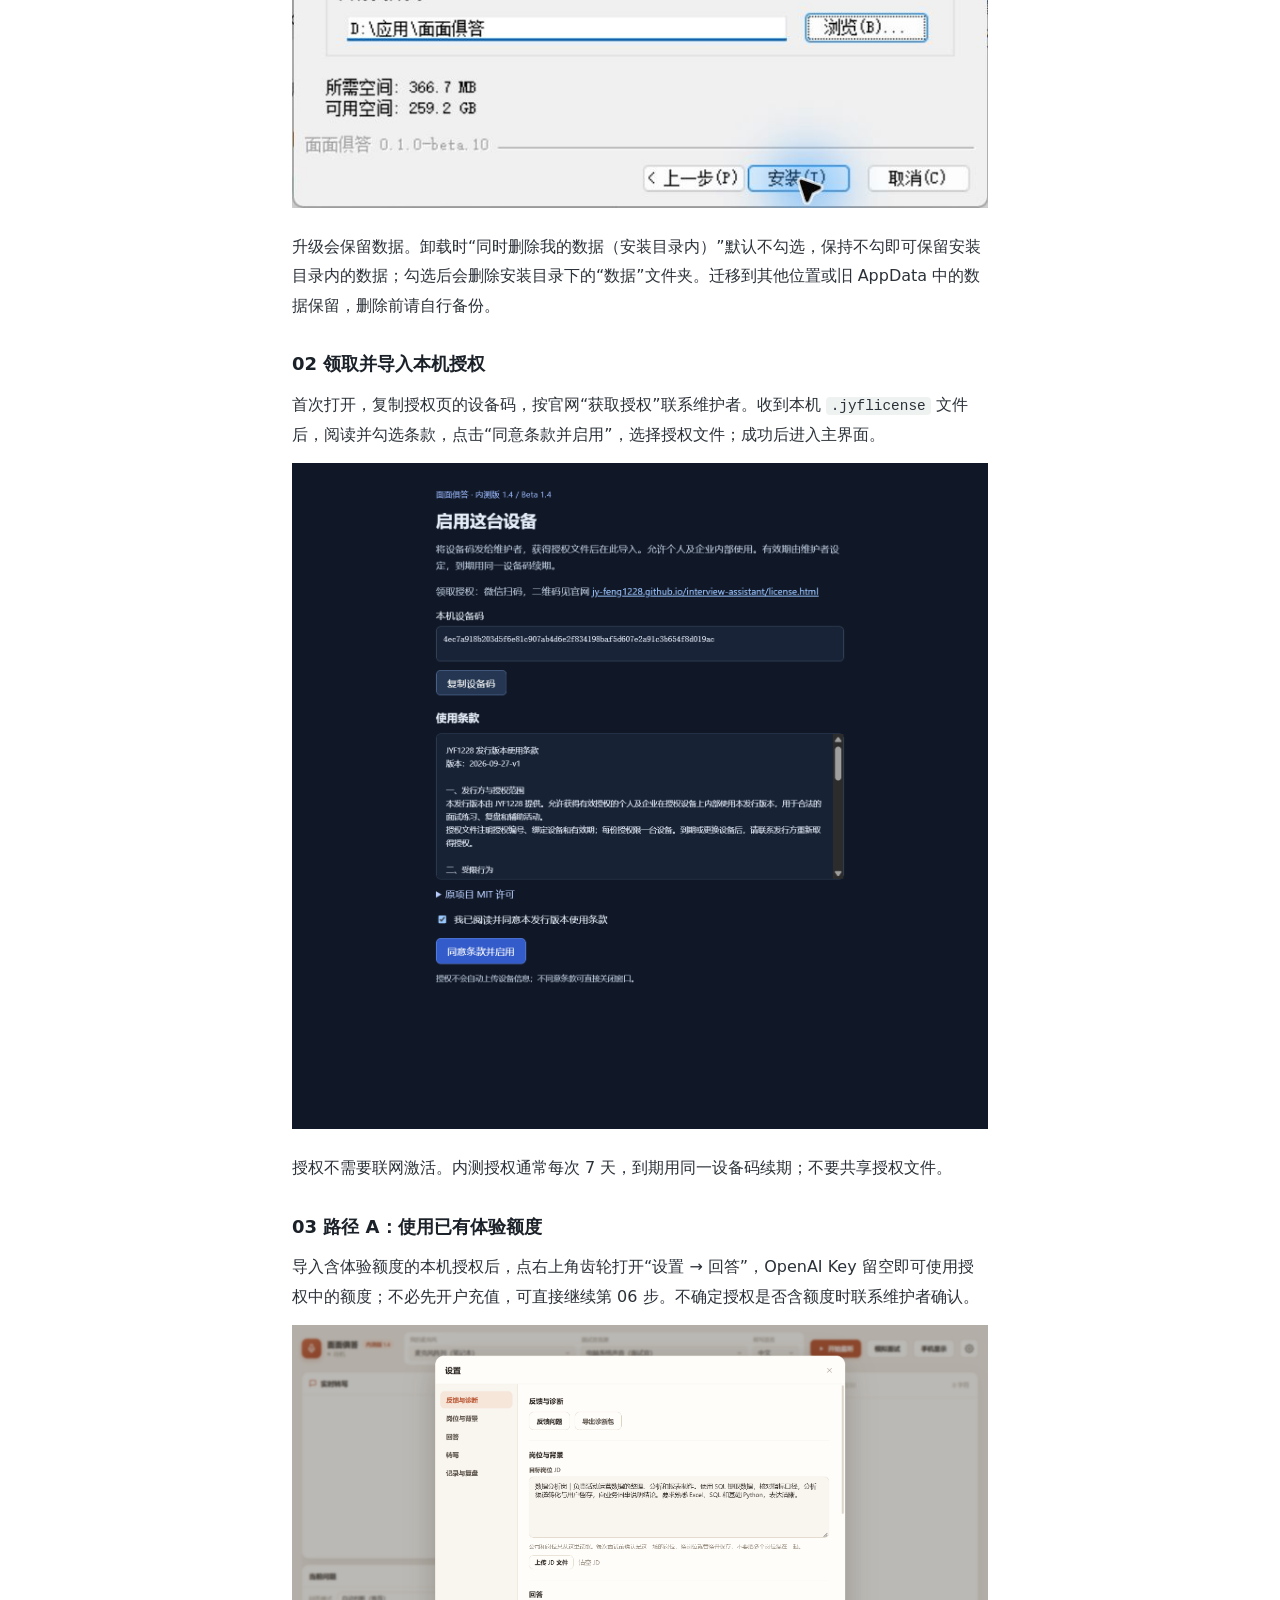
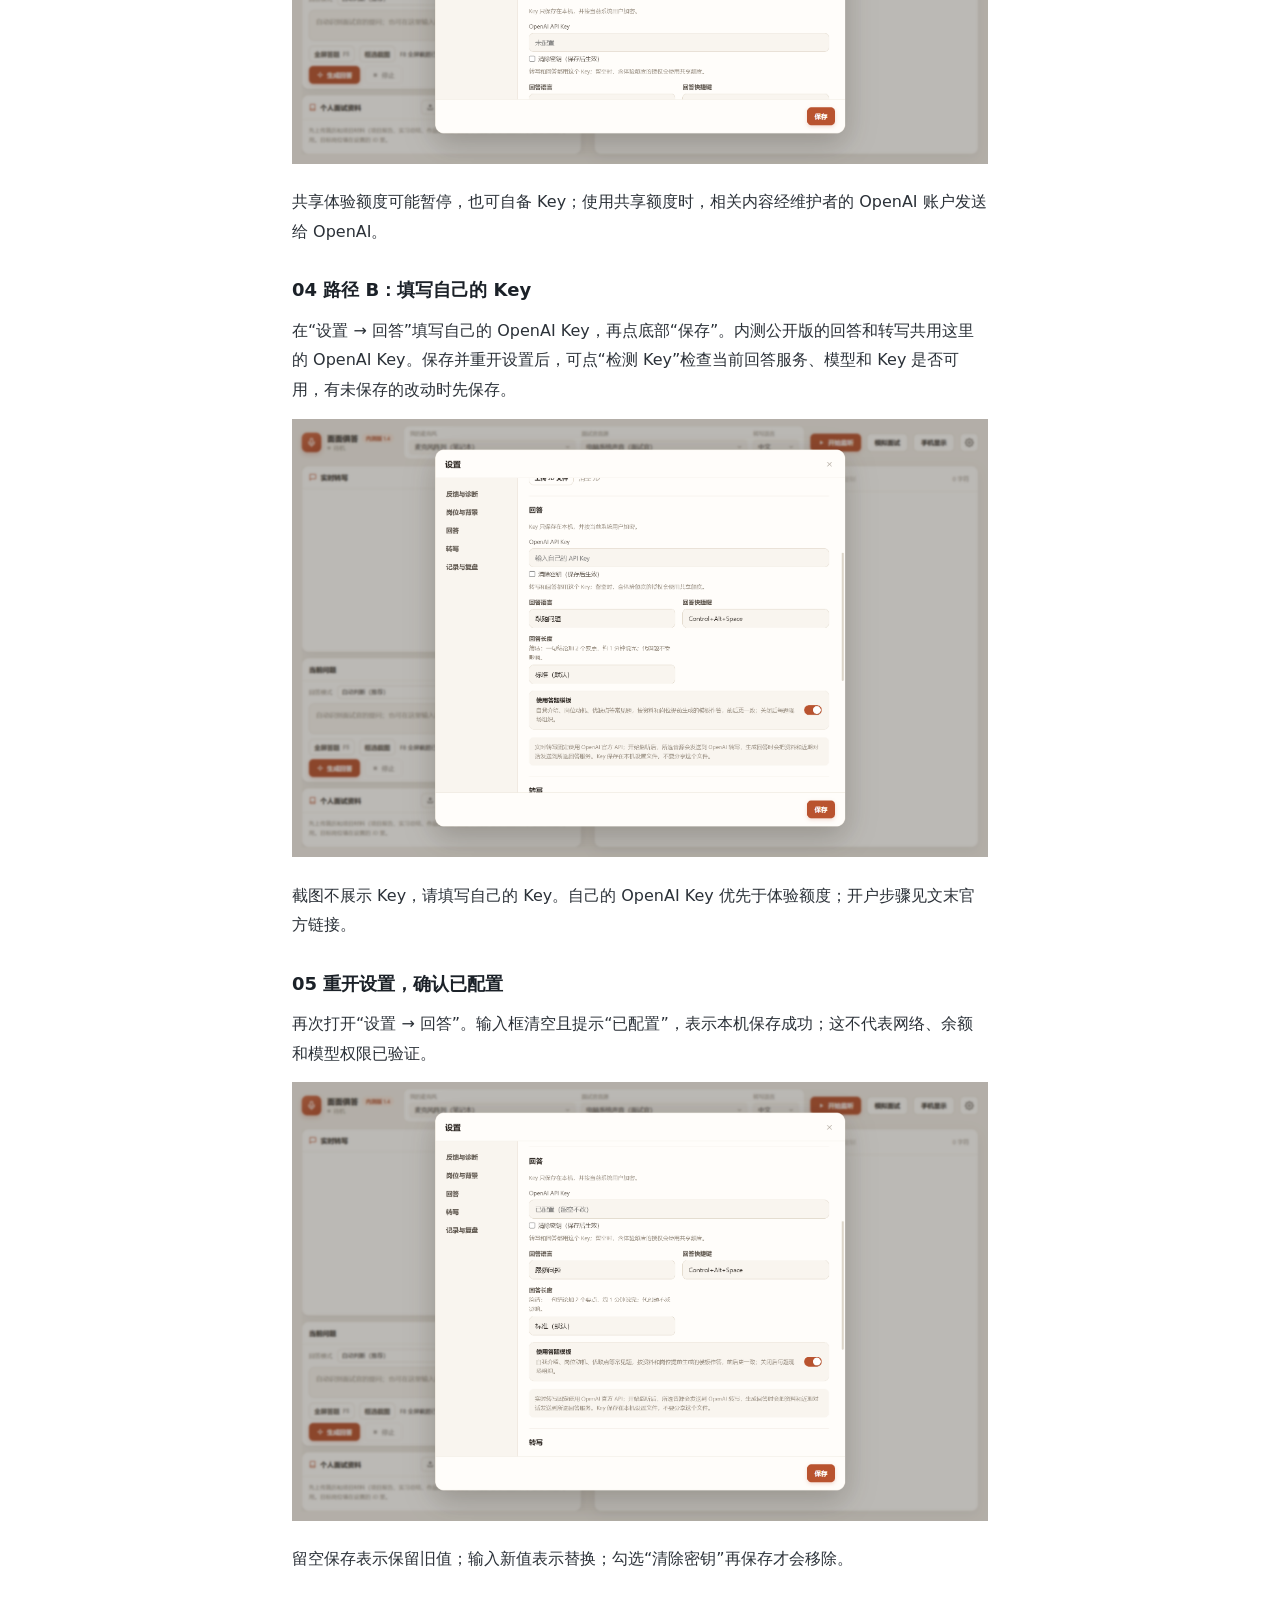
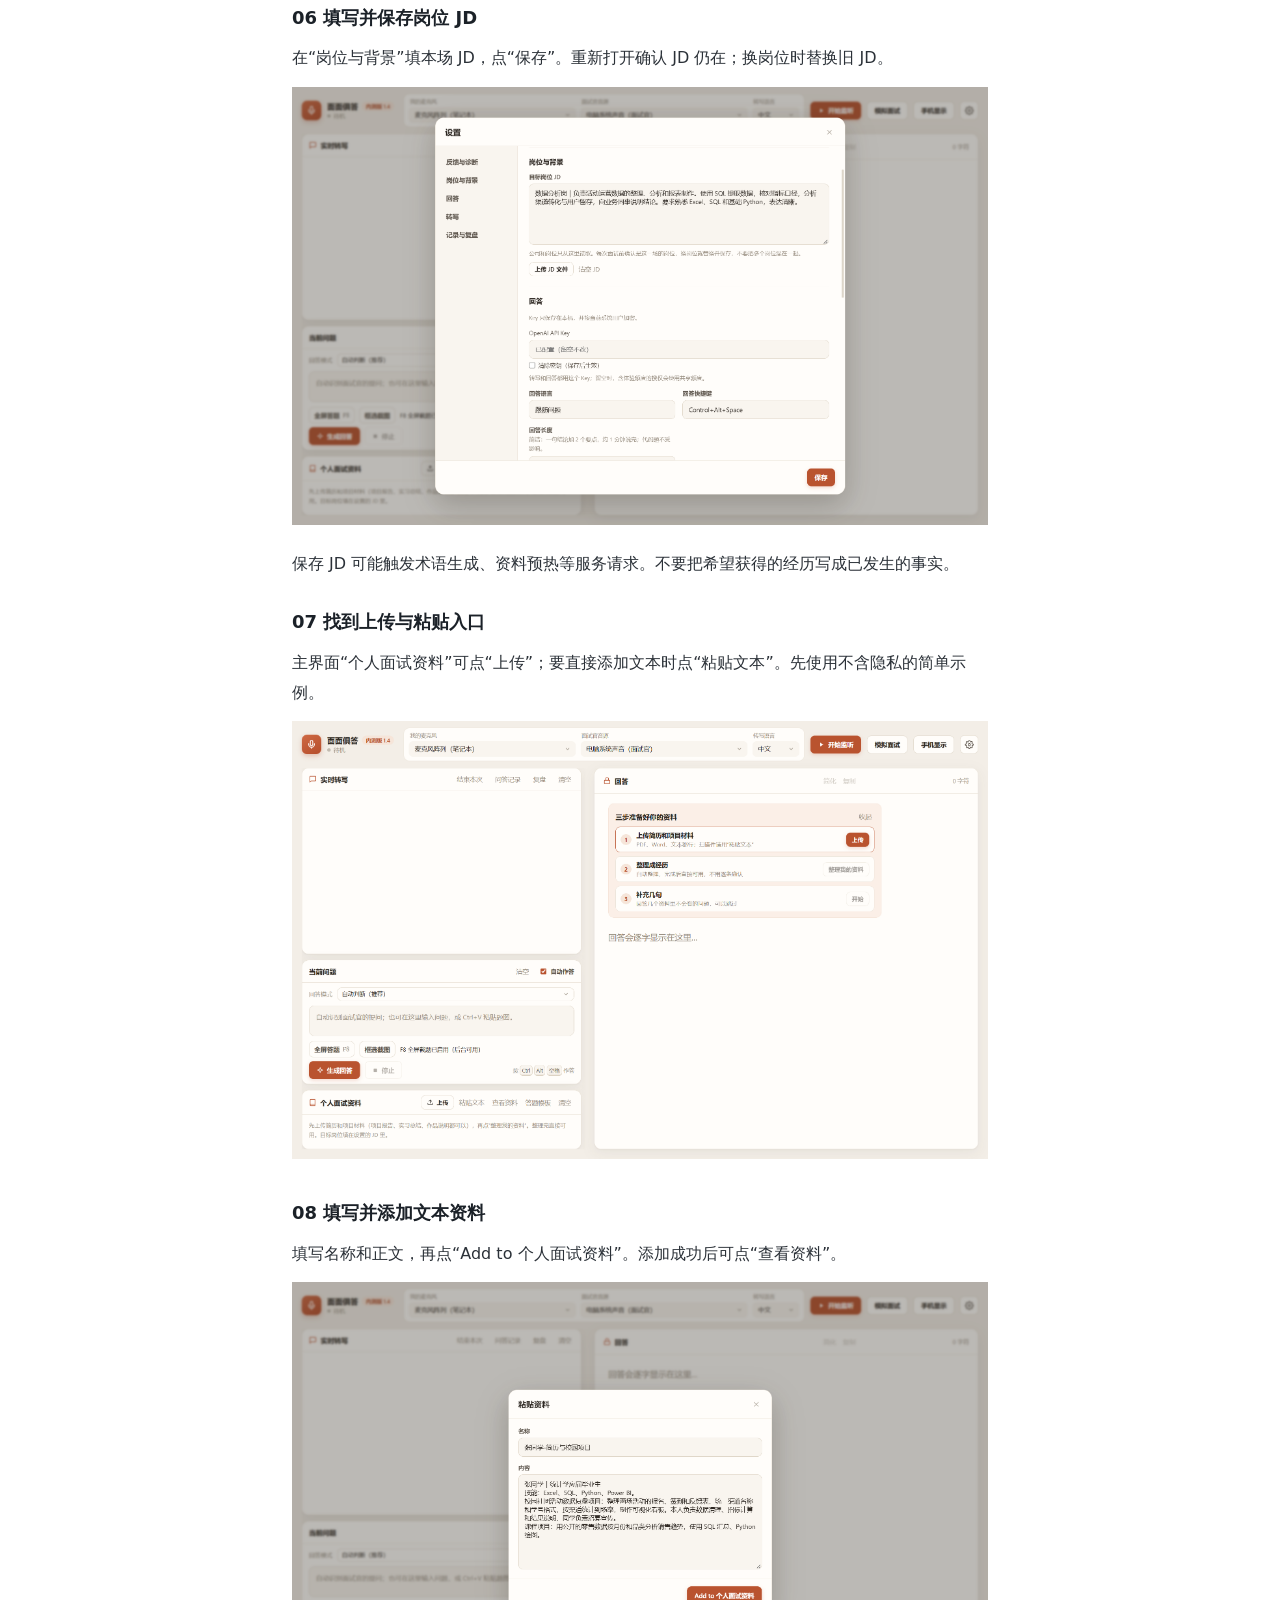
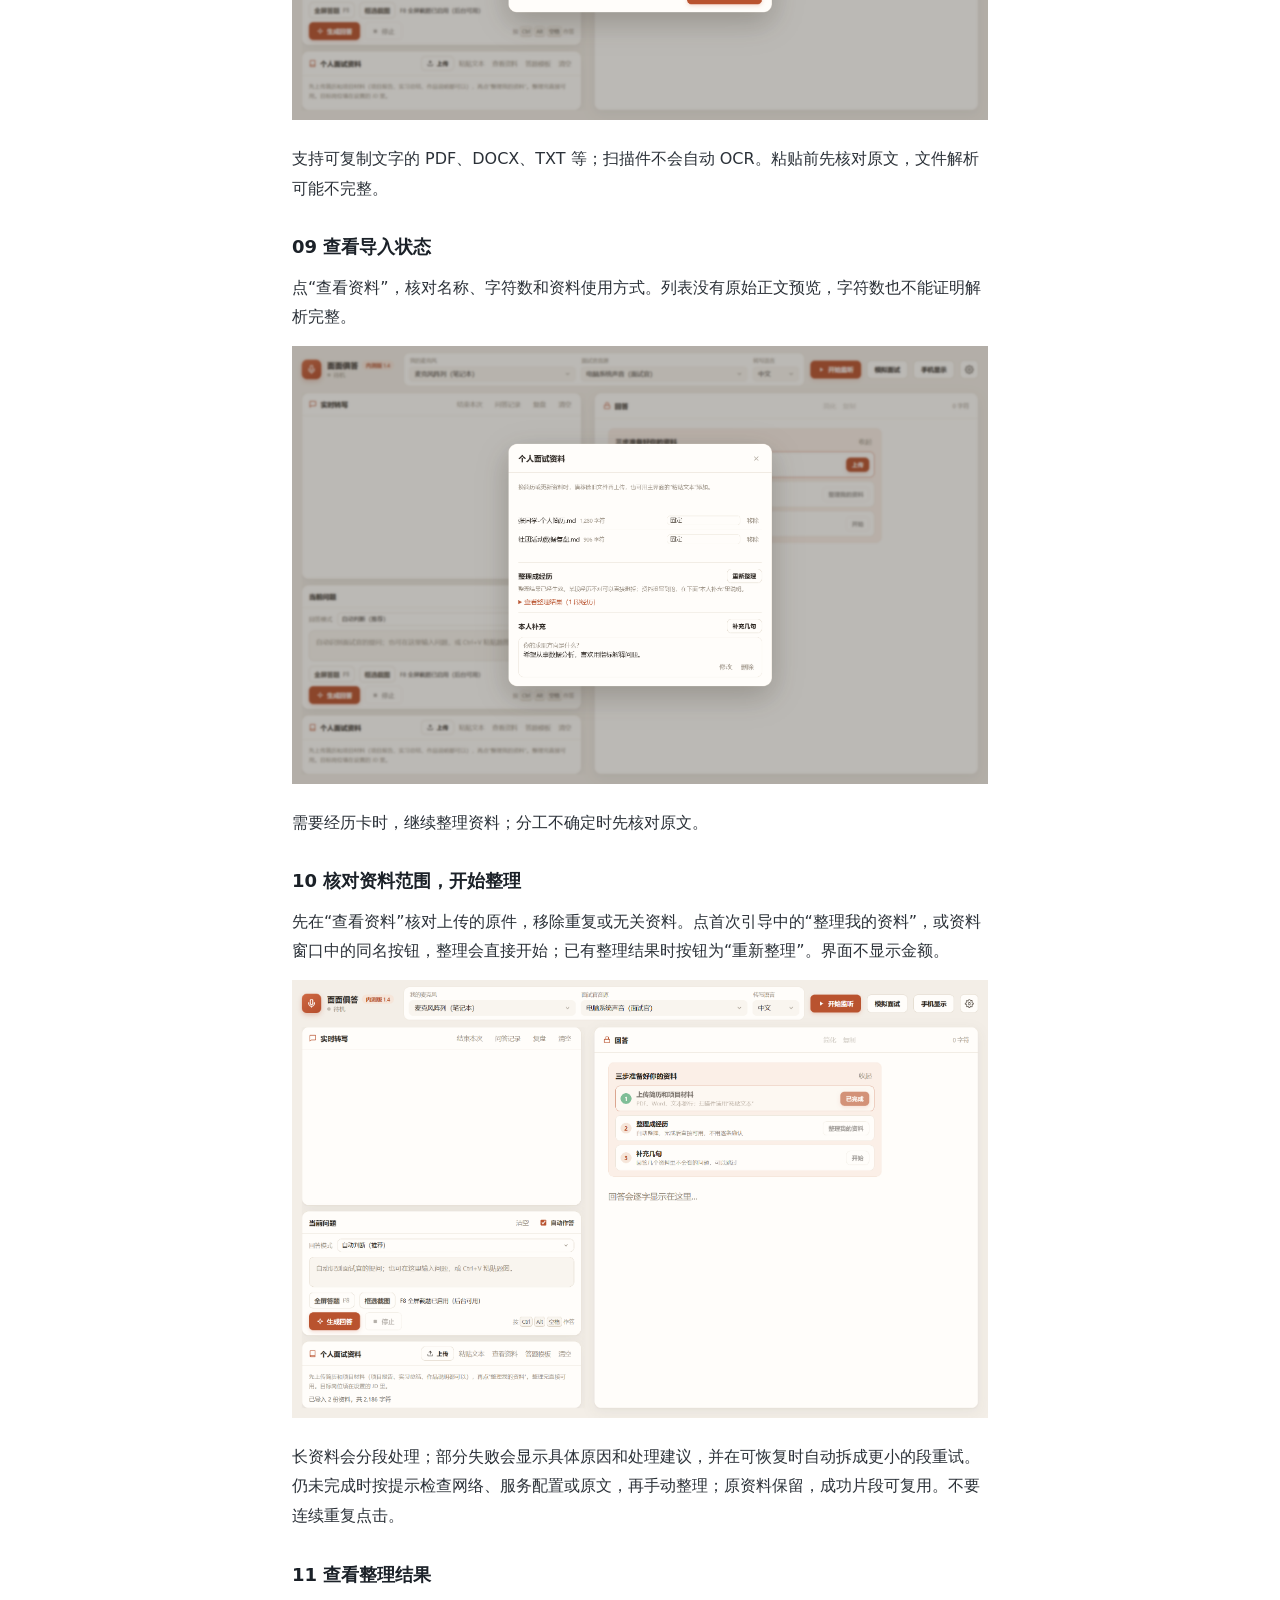
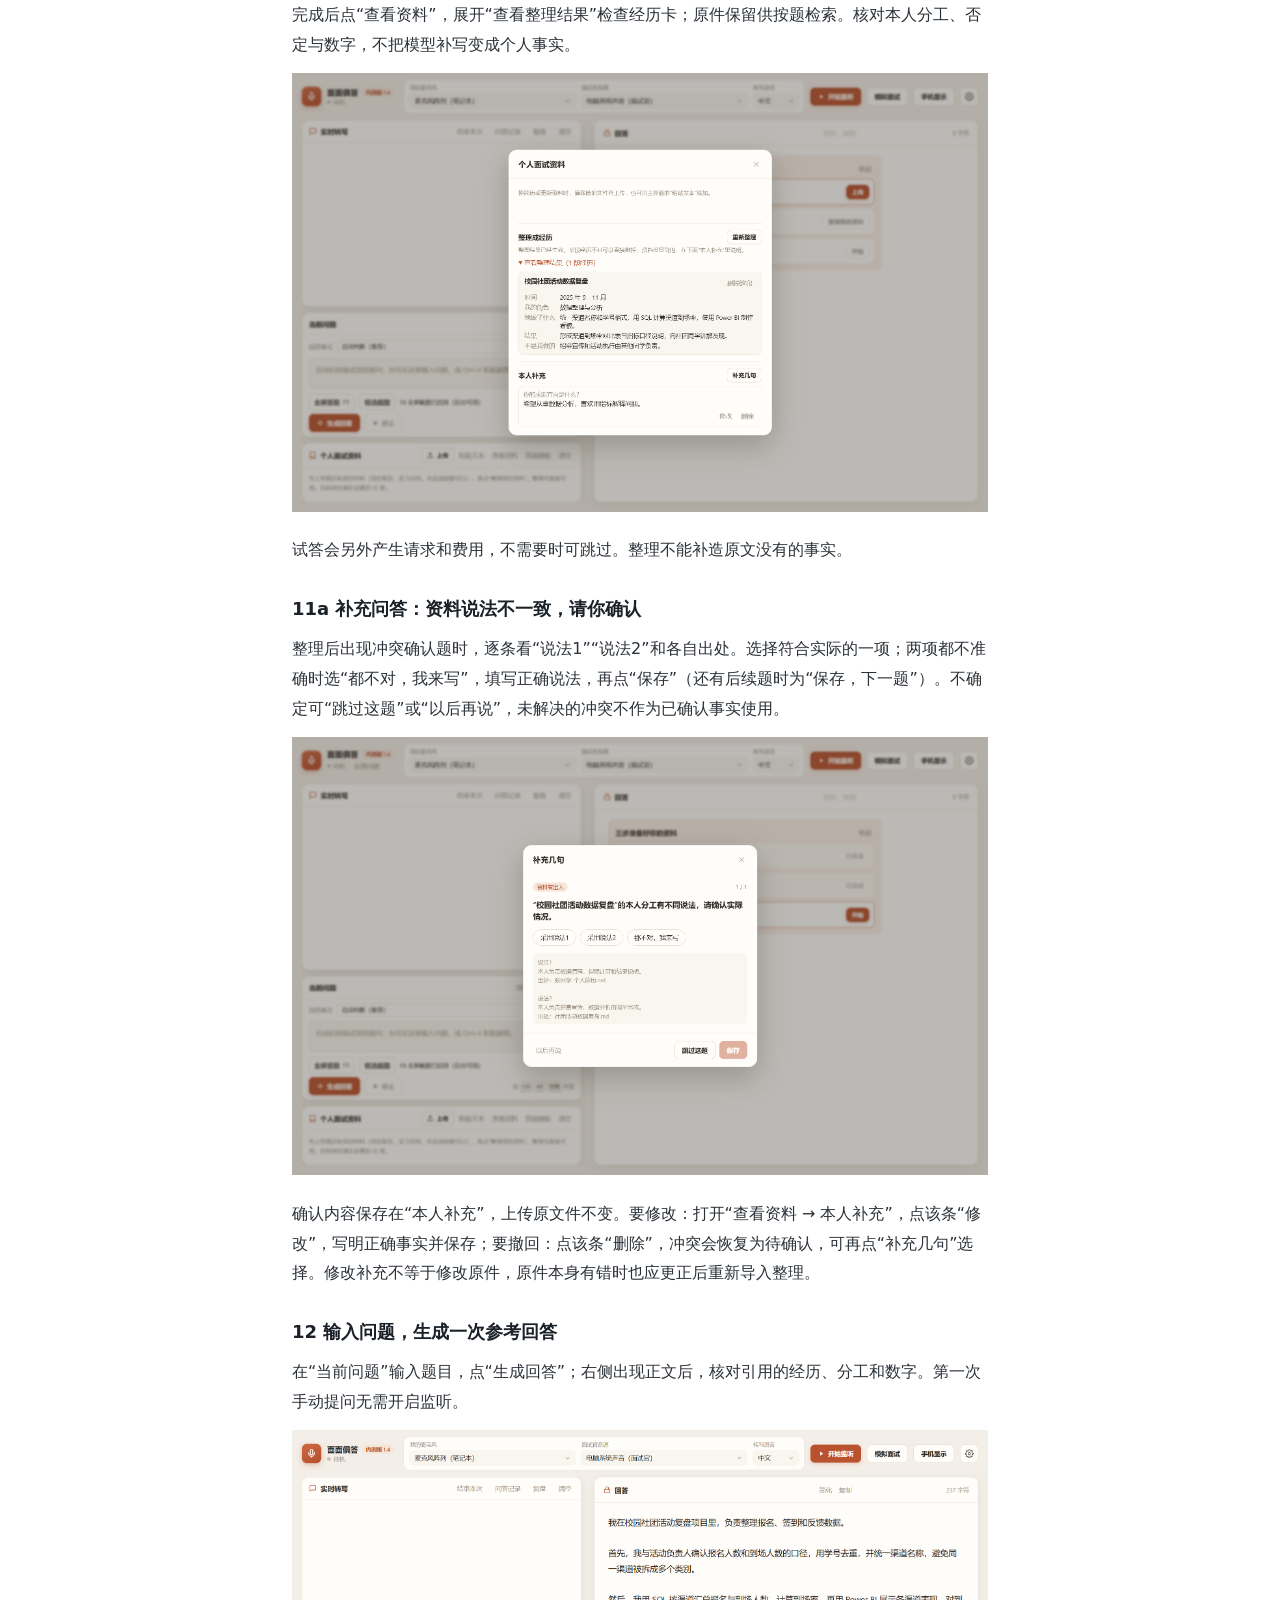
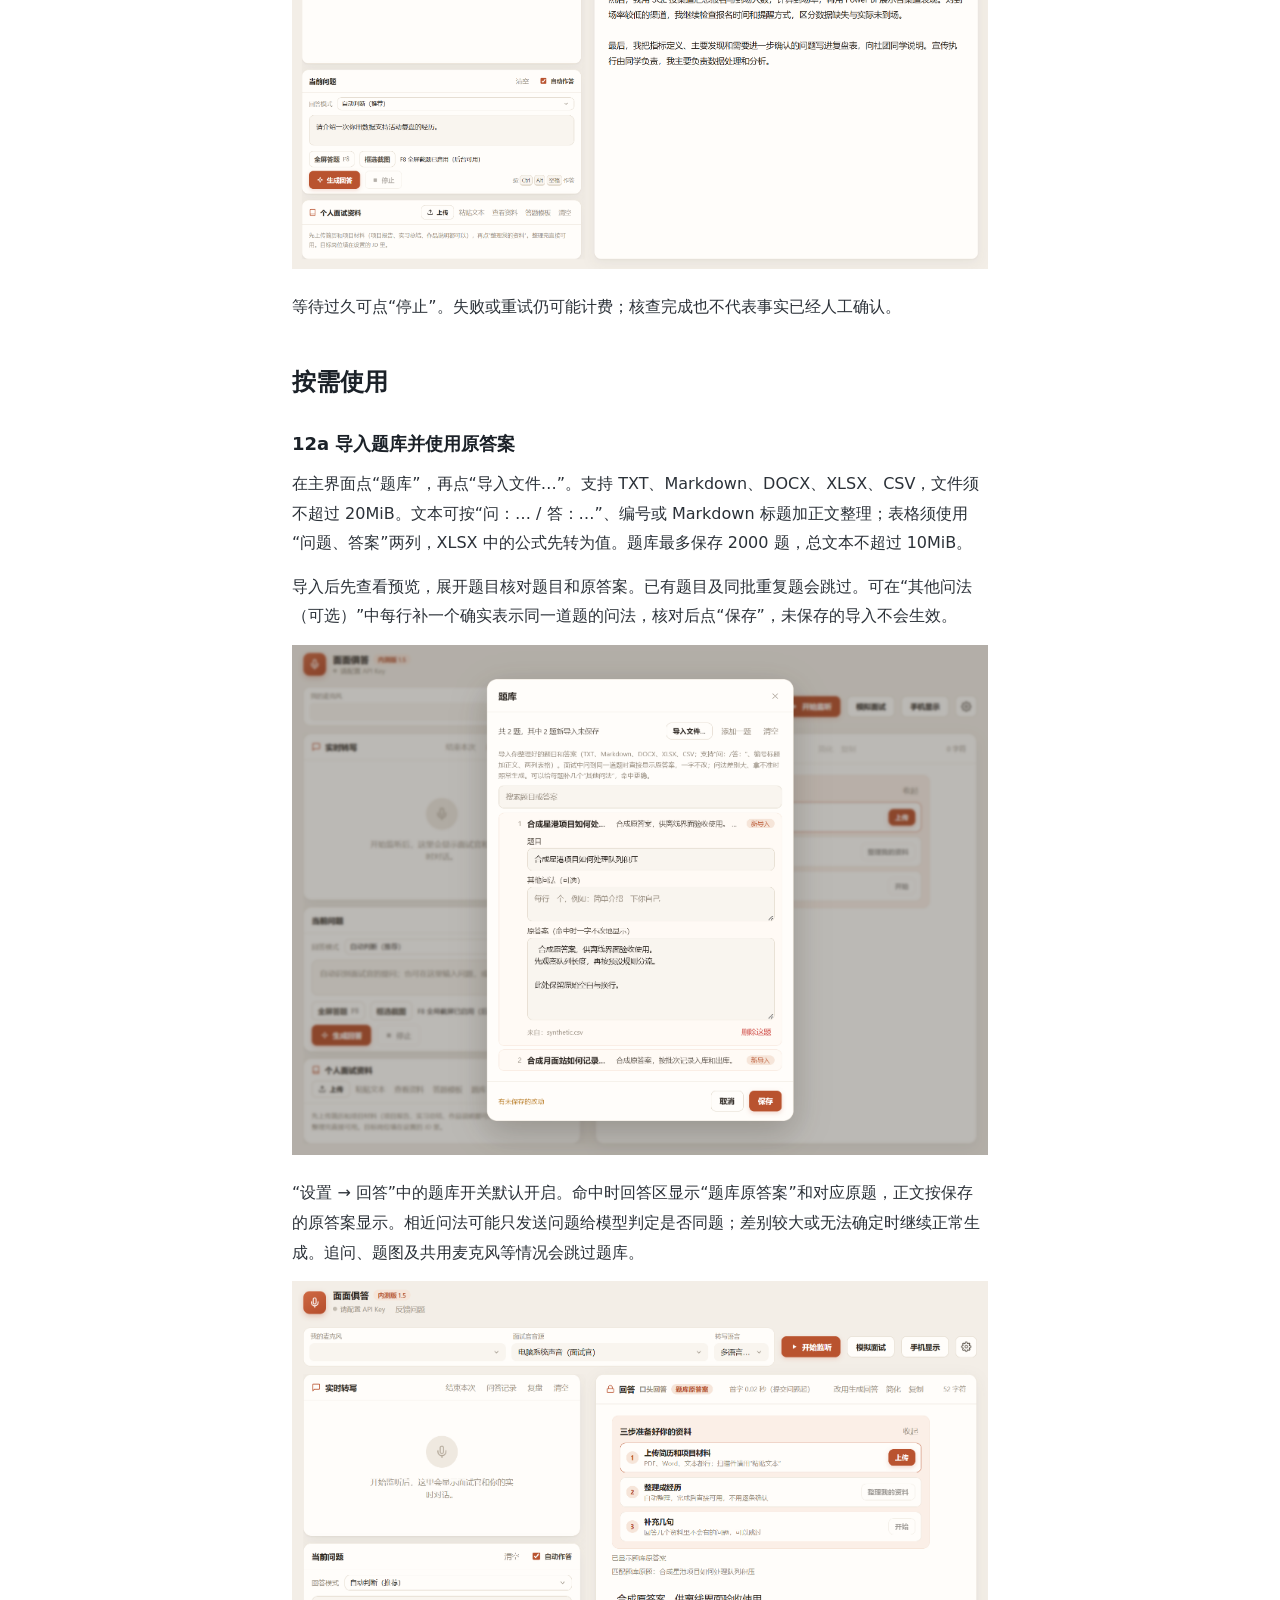
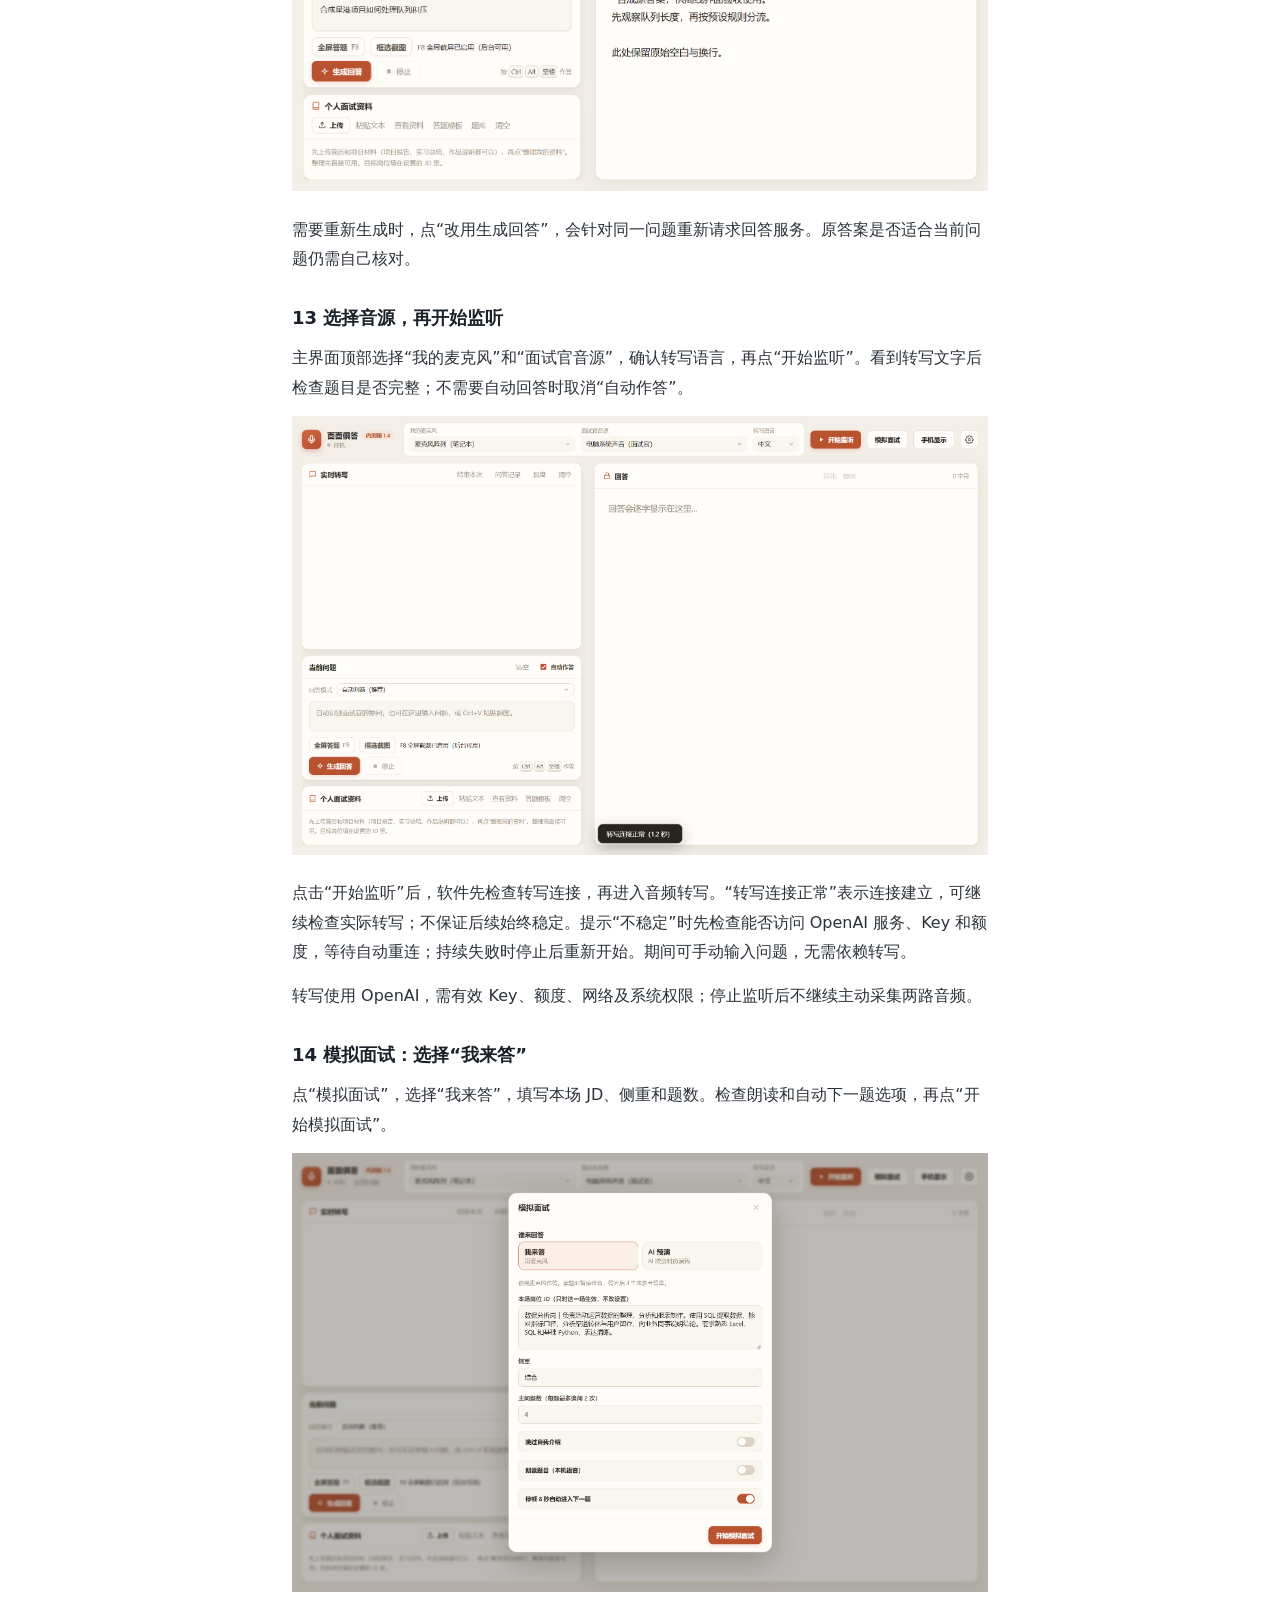
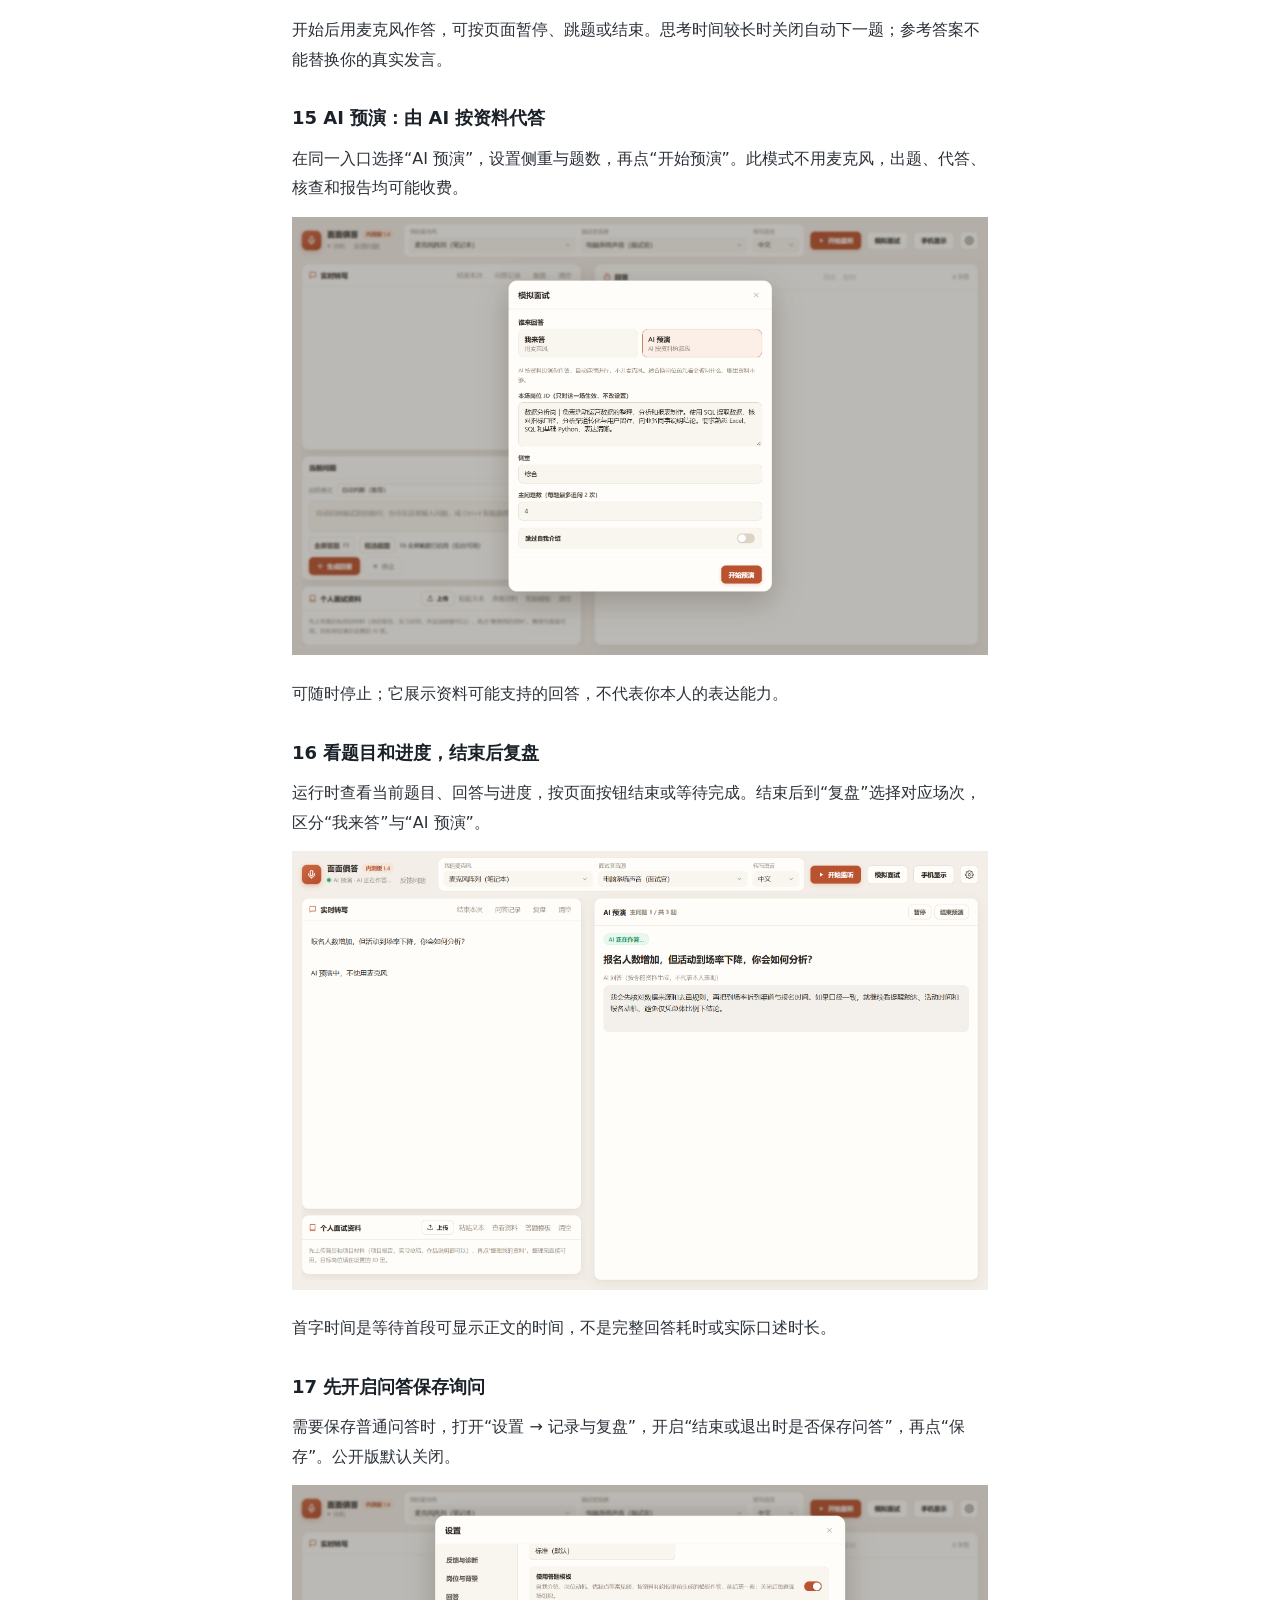
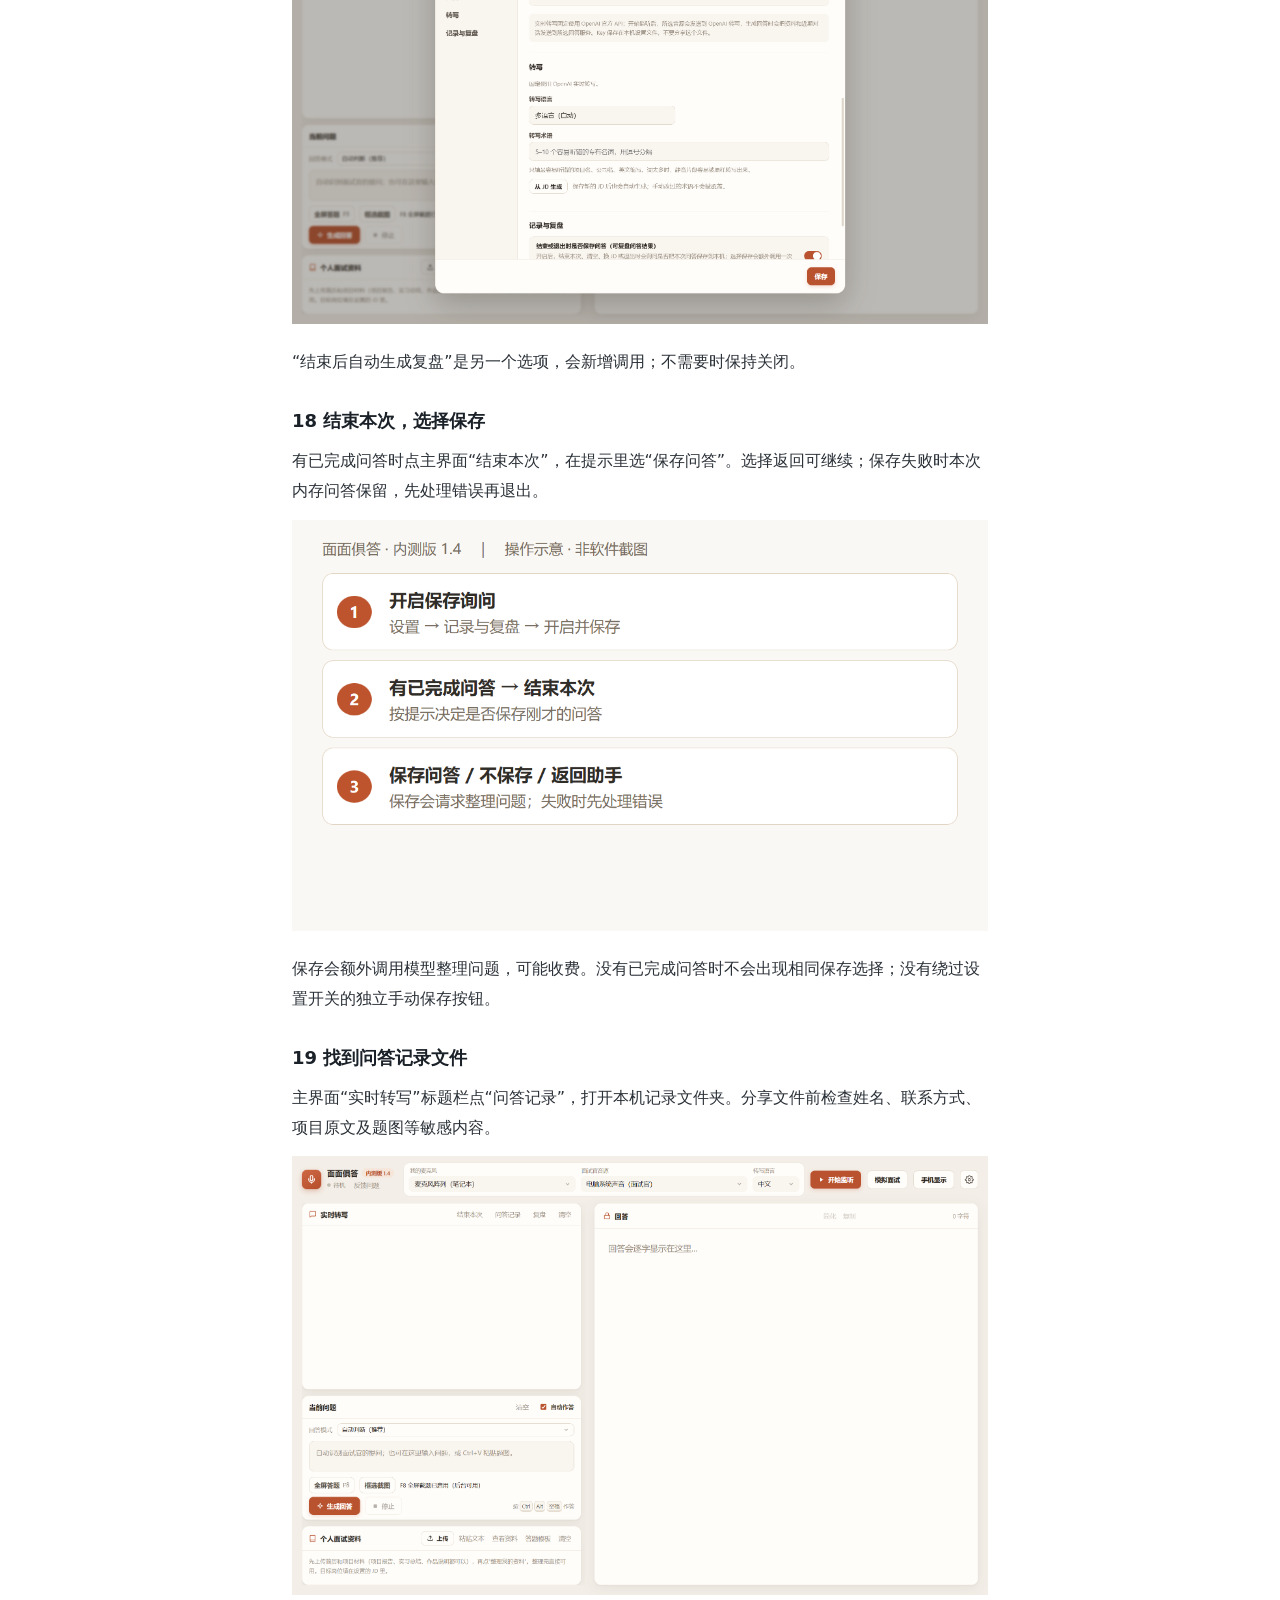
<file: manual.html>
<!doctype html>
<html lang="zh-CN">
  <head>
    <meta charset="utf-8" />
    <meta name="viewport" content="width=device-width, initial-scale=1" />
    <title>使用手册 · 面面俱答</title>
    <meta
      name="description"
      content="面面俱答使用手册：安装、授权、资料整理、冲突确认、转写连接、模拟面试与复盘。仅用于面试准备与练习，不用于任何考试。"
    />
    <link rel="icon" href="assets/mark.svg" type="image/svg+xml" />
    <link rel="stylesheet" href="assets/site.css?v=25a9df9682be" />
    <script>
      document.documentElement.classList.add('js');
    </script>
  </head>
  <body>
    <a class="skip" href="#content">跳到正文</a>
    <header class="site-header">
      <a class="brand" href="index.html"
        ><span class="brand-mark"
          ><svg viewBox="0 0 24 24" aria-hidden="true">
            <rect x="9" y="3" width="6" height="11" rx="3" />
            <path d="M6 11a6 6 0 0 0 12 0M12 17v4" /></svg></span
        >面面俱答<span class="brand-tag">内测版 1.5</span></a
      >
      <nav class="site-nav" aria-label="主导航">
        <a href="index.html">首页</a><a href="download.html">下载</a
        ><a href="manual.html" aria-current="page">使用手册</a><a href="faq.html">常见问题</a
        ><a href="known-issues.html">已知问题</a><a class="nav-cta" href="license.html">获取授权</a>
      </nav>
    </header>
    <main id="content">
      <div class="narrow">
        <header class="page-head">
          <h1>使用手册</h1>
          <p class="lede">从安装、领取授权到模拟面试和复盘，按顺序读一遍就能上手。</p>
        </header>
        <div class="manual-tools">
          <nav class="toc" aria-label="手册目录">
            <a href="#sec-7ff149">首次上手</a><a href="#sec-09570c">按需使用</a
            ><a href="#sec-a42a0a">怎么获取 OpenAI API Key</a
            ><a href="#sec-fad963">费用、隐私与使用限制</a><a href="#sec-e1d9e2">授权说明</a>
          </nav>
        </div>
      </div>
      <article class="narrow prose">
        <p>内测版 1.5 · 2026 年 11 月</p>
        <p>
          先完成首次上手，再按需使用语音、模拟和复盘。截图使用虚构候选人资料和离线参考回答，图中耗时不代表实际服务速度；回答及自动核查需要你确认，不能当作个人事实。仅用于面试准备与练习，不用于任何考试。需要能访问
          OpenAI 服务的网络环境。
        </p>
        <h2 id="sec-7ff149">首次上手</h2>
        <h3 id="sec-de5533">01 下载并安装</h3>
        <p>
          从官网“下载”选择 Windows 64 位版本（Mac
          版开发中，暂不提供下载）。下载尚未开放时按钮显示“即将开放”，请等待维护者通知。
        </p>
        <p>
          <img alt="操作示意：从官网下载，安装后打开面面俱答。" src="assets/guide-install.png" />
        </p>
        <p>Windows 未签名安装包可能触发系统提示；先确认官网来源，不确定时停止并联系维护者。</p>
        <h3 id="sec-5c1128">01a 安装时选择路径</h3>
        <p>
          Windows
          安装向导支持选择安装文件夹，按提示为当前用户安装。新安装的数据默认保存在安装目录下的“数据”文件夹；已有用户升级后继续使用原来的
          AppData 数据位置。
        </p>
        <p><img alt="Windows 安装向导：选择安装文件夹。" src="assets/guide-install-path.jpg" /></p>
        <p>
          升级会保留数据。卸载时“同时删除我的数据（安装目录内）”默认不勾选，保持不勾即可保留安装目录内的数据；勾选后会删除安装目录下的“数据”文件夹。迁移到其他位置或旧
          AppData 中的数据保留，删除前请自行备份。
        </p>
        <h3 id="sec-ef8803">02 领取并导入本机授权</h3>
        <p>
          首次打开，复制授权页的设备码，按官网“获取授权”联系维护者。收到本机
          <code>.jyflicense</code>
          文件后，阅读并勾选条款，点击“同意条款并启用”，选择授权文件；成功后进入主界面。
        </p>
        <p><img alt="授权页：设备码、使用条款和导入按钮。" src="assets/guide-license.png" /></p>
        <p>授权不需要联网激活。内测授权通常每次 7 天，到期用同一设备码续期；不要共享授权文件。</p>
        <h3 id="sec-c8da19">03 路径 A：使用已有体验额度</h3>
        <p>
          导入含体验额度的本机授权后，点右上角齿轮打开“设置 → 回答”，OpenAI Key
          留空即可使用授权中的额度；不必先开户充值，可直接继续第 06
          步。不确定授权是否含额度时联系维护者确认。
        </p>
        <p>
          <img alt="设置：分类导航、OpenAI Key 与共享额度说明。" src="assets/guide-settings.png" />
        </p>
        <p>
          共享体验额度可能暂停，也可自备 Key；使用共享额度时，相关内容经维护者的 OpenAI 账户发送给
          OpenAI。
        </p>
        <h3 id="sec-ebe078">04 路径 B：填写自己的 Key</h3>
        <p>
          在“设置 → 回答”填写自己的 OpenAI Key，再点底部“保存”。内测公开版的回答和转写共用这里的
          OpenAI Key。保存并重开设置后，可点“检测 Key”检查当前回答服务、模型和 Key
          是否可用，有未保存的改动时先保存。
        </p>
        <p><img alt="回答设置：OpenAI Key 和保存按钮。" src="assets/guide-key.png" /></p>
        <p>
          截图不展示 Key，请填写自己的 Key。自己的 OpenAI Key
          优先于体验额度；开户步骤见文末官方链接。
        </p>
        <h3 id="sec-864957">05 重开设置，确认已配置</h3>
        <p>
          再次打开“设置 →
          回答”。输入框清空且提示“已配置”，表示本机保存成功；这不代表网络、余额和模型权限已验证。
        </p>
        <p>
          <img
            alt="保存后重开的 Key 输入框：已配置，原文不回填。"
            src="assets/guide-key-saved.png"
          />
        </p>
        <p>留空保存表示保留旧值；输入新值表示替换；勾选“清除密钥”再保存才会移除。</p>
        <h3 id="sec-a2e7c0">06 填写并保存岗位 JD</h3>
        <p>在“岗位与背景”填本场 JD，点“保存”。重新打开确认 JD 仍在；换岗位时替换旧 JD。</p>
        <p><img alt="岗位与背景：目标岗位 JD 和保存按钮。" src="assets/guide-jd.png" /></p>
        <p>保存 JD 可能触发术语生成、资料预热等服务请求。不要把希望获得的经历写成已发生的事实。</p>
        <h3 id="sec-ad6122">07 找到上传与粘贴入口</h3>
        <p>
          主界面“个人面试资料”可点“上传”；要直接添加文本时点“粘贴文本”。先使用不含隐私的简单示例。
        </p>
        <p><img alt="资料入口：上传、粘贴文本、查看资料。" src="assets/guide-upload.png" /></p>
        <h3 id="sec-0ee552">08 填写并添加文本资料</h3>
        <p>填写名称和正文，再点“Add to 个人面试资料”。添加成功后可点“查看资料”。</p>
        <p><img alt="粘贴文本窗口：名称、内容和添加按钮。" src="assets/guide-paste.png" /></p>
        <p>
          支持可复制文字的 PDF、DOCX、TXT 等；扫描件不会自动
          OCR。粘贴前先核对原文，文件解析可能不完整。
        </p>
        <h3 id="sec-68400b">09 查看导入状态</h3>
        <p>
          点“查看资料”，核对名称、字符数和资料使用方式。列表没有原始正文预览，字符数也不能证明解析完整。
        </p>
        <p>
          <img alt="资料列表：名称、字符数、使用方式和整理入口。" src="assets/guide-docs.png" />
        </p>
        <p>需要经历卡时，继续整理资料；分工不确定时先核对原文。</p>
        <h3 id="sec-896b23">10 核对资料范围，开始整理</h3>
        <p>
          先在“查看资料”核对上传的原件，移除重复或无关资料。点首次引导中的“整理我的资料”，或资料窗口中的同名按钮，整理会直接开始；已有整理结果时按钮为“重新整理”。界面不显示金额。
        </p>
        <p>
          <img
            alt="整理入口：资料已导入，点击“整理我的资料”开始。"
            src="assets/guide-organize-plan.png"
          />
        </p>
        <p>
          长资料会分段处理；部分失败会显示具体原因和处理建议，并在可恢复时自动拆成更小的段重试。仍未完成时按提示检查网络、服务配置或原文，再手动整理；原资料保留，成功片段可复用。不要连续重复点击。
        </p>
        <h3 id="sec-5fca85">11 查看整理结果</h3>
        <p>
          完成后点“查看资料”，展开“查看整理结果”检查经历卡；原件保留供按题检索。核对本人分工、否定与数字，不把模型补写变成个人事实。
        </p>
        <p><img alt="整理结果：已生效经历卡，可查看或删除。" src="assets/guide-organized.png" /></p>
        <p>试答会另外产生请求和费用，不需要时可跳过。整理不能补造原文没有的事实。</p>
        <h3 id="sec-f83dd2">11a 补充问答：资料说法不一致，请你确认</h3>
        <p>
          整理后出现冲突确认题时，逐条看“说法1”“说法2”和各自出处。选择符合实际的一项；两项都不准确时选“都不对，我来写”，填写正确说法，再点“保存”（还有后续题时为“保存，下一题”）。不确定可“跳过这题”或“以后再说”，未解决的冲突不作为已确认事实使用。
        </p>
        <p>
          <img alt="补充问答：两种说法、原文出处与选择按钮。" src="assets/guide-supplement.png" />
        </p>
        <p>
          确认内容保存在“本人补充”，上传原文件不变。要修改：打开“查看资料 →
          本人补充”，点该条“修改”，写明正确事实并保存；要撤回：点该条“删除”，冲突会恢复为待确认，可再点“补充几句”选择。修改补充不等于修改原件，原件本身有错时也应更正后重新导入整理。
        </p>
        <h3 id="sec-91dc29">12 输入问题，生成一次参考回答</h3>
        <p>
          在“当前问题”输入题目，点“生成回答”；右侧出现正文后，核对引用的经历、分工和数字。第一次手动提问无需开启监听。
        </p>
        <p>
          <img
            alt="手动问答示例：当前问题、生成回答和右侧回答区域。"
            src="assets/guide-answer.png"
          />
        </p>
        <p>等待过久可点“停止”。失败或重试仍可能计费；核查完成也不代表事实已经人工确认。</p>
        <h2 id="sec-09570c">按需使用</h2>
        <h3 id="sec-21e2a7">12a 导入题库并使用原答案</h3>
        <p>
          在主界面点“题库”，再点“导入文件…”。支持 TXT、Markdown、DOCX、XLSX、CSV，文件须不超过
          20MiB。文本可按“问：… / 答：…”、编号或 Markdown
          标题加正文整理；表格须使用“问题、答案”两列，XLSX 中的公式先转为值。题库最多保存 2000
          题，总文本不超过 10MiB。
        </p>
        <p>
          导入后先查看预览，展开题目核对题目和原答案。已有题目及同批重复题会跳过。可在“其他问法（可选）”中每行补一个确实表示同一道题的问法，核对后点“保存”，未保存的导入不会生效。
        </p>
        <p>
          <img
            alt="题库弹窗：导入预览、其他问法、原答案与保存按钮。"
            src="assets/guide-question-bank.png"
          />
        </p>
        <p>
          “设置 →
          回答”中的题库开关默认开启。命中时回答区显示“题库原答案”和对应原题，正文按保存的原答案显示。相近问法可能只发送问题给模型判定是否同题；差别较大或无法确定时继续正常生成。追问、题图及共用麦克风等情况会跳过题库。
        </p>
        <p>
          <img
            alt="题库命中：原题、原答案标识与“改用生成回答”按钮。"
            src="assets/guide-bank-hit.png"
          />
        </p>
        <p>
          需要重新生成时，点“改用生成回答”，会针对同一问题重新请求回答服务。原答案是否适合当前问题仍需自己核对。
        </p>
        <h3 id="sec-a645e1">13 选择音源，再开始监听</h3>
        <p>
          主界面顶部选择“我的麦克风”和“面试官音源”，确认转写语言，再点“开始监听”。看到转写文字后检查题目是否完整；不需要自动回答时取消“自动作答”。
        </p>
        <p><img alt="音源与监听入口：顶部设备、语言和监听按钮。" src="assets/guide-audio.png" /></p>
        <p>
          点击“开始监听”后，软件先检查转写连接，再进入音频转写。“转写连接正常”表示连接建立，可继续检查实际转写；不保证后续始终稳定。提示“不稳定”时先检查能否访问
          OpenAI 服务、Key
          和额度，等待自动重连；持续失败时停止后重新开始。期间可手动输入问题，无需依赖转写。
        </p>
        <p>转写使用 OpenAI，需有效 Key、额度、网络及系统权限；停止监听后不继续主动采集两路音频。</p>
        <h3 id="sec-377cbb">14 模拟面试：选择“我来答”</h3>
        <p>
          点“模拟面试”，选择“我来答”，填写本场
          JD、侧重和题数。检查朗读和自动下一题选项，再点“开始模拟面试”。
        </p>
        <p>
          <img alt="模拟面试设置：我来答、岗位、题数与开始按钮。" src="assets/guide-mock.png" />
        </p>
        <p>
          开始后用麦克风作答，可按页面暂停、跳题或结束。思考时间较长时关闭自动下一题；参考答案不能替换你的真实发言。
        </p>
        <h3 id="sec-357ec9">15 AI 预演：由 AI 按资料代答</h3>
        <p>
          在同一入口选择“AI
          预演”，设置侧重与题数，再点“开始预演”。此模式不用麦克风，出题、代答、核查和报告均可能收费。
        </p>
        <p><img alt="AI 预演设置：AI 模式、题数和开始入口。" src="assets/guide-rehearsal.png" /></p>
        <p>可随时停止；它展示资料可能支持的回答，不代表你本人的表达能力。</p>
        <h3 id="sec-f6e3f8">16 看题目和进度，结束后复盘</h3>
        <p>
          运行时查看当前题目、回答与进度，按页面按钮结束或等待完成。结束后到“复盘”选择对应场次，区分“我来答”与“AI
          预演”。
        </p>
        <p>
          <img alt="预演运行示例：题目、回答和场次操作。" src="assets/guide-rehearsal-run.png" />
        </p>
        <p>首字时间是等待首段可显示正文的时间，不是完整回答耗时或实际口述时长。</p>
        <h3 id="sec-42ada0">17 先开启问答保存询问</h3>
        <p>
          需要保存普通问答时，打开“设置 →
          记录与复盘”，开启“结束或退出时是否保存问答”，再点“保存”。公开版默认关闭。
        </p>
        <p>
          <img
            alt="记录与复盘设置：保存询问开关和保存按钮。"
            src="assets/guide-save-settings.png"
          />
        </p>
        <p>“结束后自动生成复盘”是另一个选项，会新增调用；不需要时保持关闭。</p>
        <h3 id="sec-77645c">18 结束本次，选择保存</h3>
        <p>
          有已完成问答时点主界面“结束本次”，在提示里选“保存问答”。选择返回可继续；保存失败时本次内存问答保留，先处理错误再退出。
        </p>
        <p>
          <img
            alt="操作示意：结束本次的保存选择：保存、放弃或返回。"
            src="assets/guide-save-dialog.png"
          />
        </p>
        <p>
          保存会额外调用模型整理问题，可能收费。没有已完成问答时不会出现相同保存选择；没有绕过设置开关的独立手动保存按钮。
        </p>
        <h3 id="sec-0d4822">19 找到问答记录文件</h3>
        <p>
          主界面“实时转写”标题栏点“问答记录”，打开本机记录文件夹。分享文件前检查姓名、联系方式、项目原文及题图等敏感内容。
        </p>
        <p>
          <img alt="主界面：实时转写标题栏中的“问答记录”入口。" src="assets/guide-records.png" />
        </p>
        <p>
          问答、场次归档与原始音频是不同记录；保存问答不代表录音。删除前自行备份需要保留的内容。
        </p>
        <h3 id="sec-59c0a4">19a 查看和更改保存位置</h3>
        <p>
          打开“设置 → 记录与复盘 →
          保存位置”，可查看数据目录和问答记录目录，点“打开”进入对应文件夹。数据目录包含资料、设置、题库及模板；问答记录目录可以单独更改。个人版的数据目录保持原位置，可更改问答记录目录。
        </p>
        <p>
          <img
            alt="保存位置：当前数据和问答记录路径、打开与更改按钮。"
            src="assets/guide-data-location.png"
          />
        </p>
        <p>
          更改数据位置时选择一个空文件夹，真正退出并重新打开软件后，软件复制文件并逐个校验，成功后切换，原文件夹保留；失败时继续使用原目录。确认迁移成功并自行备份后，可自行删除旧文件夹。问答记录目录更改也在退出重开后生效，已有问答仍留在原目录。
        </p>
        <h3 id="sec-b7dcd7">20 打开场次复盘</h3>
        <p>
          在同一标题栏点“复盘”，选择已保存场次，查看问题、回答和报告。没有场次时按页面提示先结束并保存问答。
        </p>
        <p><img alt="复盘示例：场次列表和问答详情。" src="assets/guide-review.png" /></p>
        <p>报告是模型建议；本人转写、AI 代答和参考答案要分开看。生成或重新生成报告可能收费。</p>
        <h3 id="sec-4f31be">21 截图题：只选需要的题干</h3>
        <p>
          “当前问题”下方可点“框选截图”，或在问题框粘贴已裁好的题图。F8 /
          “全屏答题”会截鼠标所在的整块屏幕，先移走其他敏感窗口。
        </p>
        <p><img alt="截图入口：全屏答题、框选截图及问题框。" src="assets/guide-capture.png" /></p>
        <p>截图会发送给支持图片的回答模型，不会自动滚动补题。快捷键冲突时用界面按钮。</p>
        <h3 id="sec-cd7c76">22 手机只读显示</h3>
        <p>
          手机和电脑先连接同一个 Wi-Fi。点“手机显示”，优先选 WLAN 对应的 IPv4
          地址，再点“开启手机显示”并扫码；换网络后重新开启、扫码。
        </p>
        <p>
          <img
            alt="手机显示面板：网络选择与开启入口。图中地址仅作说明，实际请选 WLAN 对应地址。"
            src="assets/guide-mobile.png"
          />
        </p>
        <p>
          只在可信 Wi-Fi 使用：明文局域网传输，持有二维码或链接的人可读当前问答。手机不能配置
          Key、管理资料或发起回答。“本地连接”可能是有线或虚拟网卡，不保证手机可达；电脑走网线、手机连同一路由器
          Wi-Fi 时也可能可用，仍受隔离与防火墙影响。
        </p>
        <h3 id="sec-f5aae0">23 反馈问题</h3>
        <p>
          “设置 →
          反馈与诊断”点“反馈问题”，复制内容的第一行会概括最近失败的功能、原因和次数，并显示已有的转写自检结果，下面附诊断信息。把这些内容和出错时间、复现步骤一起发到内测群。授权及入群联系方式见官网“获取授权”。
        </p>
        <p>
          <img
            alt="反馈与诊断：点击反馈问题，复制最近错误总结和诊断信息。"
            src="assets/guide-feedback.png"
          />
        </p>
        <p>不要发送 Key、授权文件、简历全文或真实面试录音。复制诊断不会自动发送给维护者。</p>
        <h3 id="sec-d65706">24 确认后导出诊断包</h3>
        <p>
          需要更多信息时点“导出诊断包”，先阅读包含内容，再确认并选择本地保存位置。诊断包中包含事件时间线和错误汇总，可定位功能、原因类别、HTTP
          状态、服务商代号、模型、耗时与重试序号。最近约 500
          条安全事件会在本机滚动保留，重启应用后仍可导出。导出后自行核对，再决定是否分享。
        </p>
        <p>
          <img
            alt="导出诊断包确认框：版本、授权状态、最近安全事件及错误元数据、计时和非敏感设置。"
            src="assets/guide-diagnostic.png"
          />
        </p>
        <p>诊断包不自动上传；Key 只标已配置/未配置，不包含资料、问答、转写或设备码。</p>
        <h3 id="sec-b44e03">25 隐藏或真正退出</h3>
        <p>
          点窗口关闭按钮。选择“隐藏到托盘并继续运行”会留在后台；选择“退出程序”才真正结束。取消退出后，需要时手动重新监听。
        </p>
        <p>
          <img
            alt="操作示意：关闭窗口后的选择：隐藏到托盘、退出程序和取消。"
            src="assets/guide-exit.png"
          />
        </p>
        <p>
          隐藏后可从系统托盘图标恢复。更新代码或安装版本后需真正退出再打开，仅隐藏不会加载更新。
        </p>
        <h2 id="sec-a42a0a">怎么获取 OpenAI API Key</h2>
        <p>
          已有体验额度可跳过开户。自备 Key 时，按
          <a href="https://developers.openai.com/api/docs/quickstart">官方入门说明</a>
          在本人有权使用的账户/项目创建 Key，粘贴到软件“设置 → 回答”，不要发群或截图分享。
        </p>
        <p>
          API 计费独立于 ChatGPT 订阅。开户、支付及自动充值由你本人确认；不需要为了体验额度先开户。
        </p>
        <p>自备 Key 的消费与限额请在服务商账户中核对，软件内不显示金额。</p>
        <h2 id="sec-fad963">费用、隐私与使用限制</h2>
        <ul>
          <li>
            <strong>费用</strong
            >：回答、核查、预热、整理、试答、转写、模拟、预演和复盘都可能收费。先确认模型和操作范围；界面不显示金额，超时或停止不证明未计费，账单以服务商为准。
          </li>
          <li>
            <strong>地区</strong>：OpenAI API 支持资格以
            <a href="https://developers.openai.com/api/docs/supported-countries">官方地区清单</a>
            为准，网络连通不代表使用资格。可选择其他回答服务，实时转写仍使用 OpenAI。
          </li>
          <li>
            <strong>发送内容</strong
            >：相关问题、JD、背景、资料片段/整理原文、题图及相应场次内容会发到所选回答服务；监听音频发到
            OpenAI。Ollama 只有配置在本机时回答链路才在本机，其他云功能不会随之本地化。
          </li>
          <li>
            <strong>本机数据</strong>：设置、资料及记录留在本机，资料和问答本身不加密；系统支持时
            Key
            按当前用户加密；加密不可用时可能明文保存，按软件提示处理。授权失效或卸载不等于删除记录，也无法撤回已发给服务商的内容。
          </li>
          <li>
            <strong>资料依据</strong
            >：只导入真实、有权发送的材料。分工、否定和数字要核对；资料缺失时不能由模型常识补成个人经历。仅简历支持、冲突或未知项按界面提示处理；整理部分失败会提示原因和建议，并在可恢复时拆小重试。
          </li>
          <li>
            <strong>常见错误</strong
            >：上传读不到文字时改用可复制文本；Key/额度错误先检查对应服务或联系维护者；超时先看网络与模型权限。避免连续重复付费操作，反馈只分享脱敏信息。
          </li>
        </ul>
        <h2 id="sec-e1d9e2">授权说明</h2>
        <p>Mac 版还在开发中，没有进入内测，暂不提供下载；开放后会在官网和内测群通知。</p>
        <p>
          授权使用当前电脑显示的设备码，换电脑需要重新领取。麦克风、屏幕及电脑声音权限按系统提示由本人确认；修改后退出重开。
        </p>
        <p>
          软件会读取官网的签名停用和版本信息；联网失败不新增停用，也不自动下载安装。有效停用通知或最低版本要求会限制新回答，已有记录可按流程处理。换设备或授权到期请联系维护者，不要删除资料尝试修复。
        </p>
        <p>
          本发行版由 JY-Feng1228 维护，基于 MIT 许可的 ericwang915/interview-copilot
          修改；随包许可和授权条款为准。
        </p>
      </article>
    </main>
    <footer class="site-footer">
      <div class="footer-inner">
        <div>
          <p><strong>面面俱答</strong> 内测版 1.5，支持 Windows，Mac 版开发中。</p>
          <p>回答由 AI 起草，需要你自己核对。仅用于面试准备与练习，不用于任何考试。</p>
        </div>
        <div class="footer-links">
          <a href="privacy.html">隐私与数据</a><a href="changelog.html">更新日志</a
          ><a href="credits.html">开源署名</a>
        </div>
        <p class="footer-en" lang="en">
          MianMianJuDa is a desktop app for preparing, practising and reviewing interviews with your
          own materials. Answers are drafts for you to verify. Windows only for now; the macOS
          version is in development.
        </p>
      </div>
    </footer>
    <script src="assets/site.js" defer></script>
  </body>
</html>
</file>
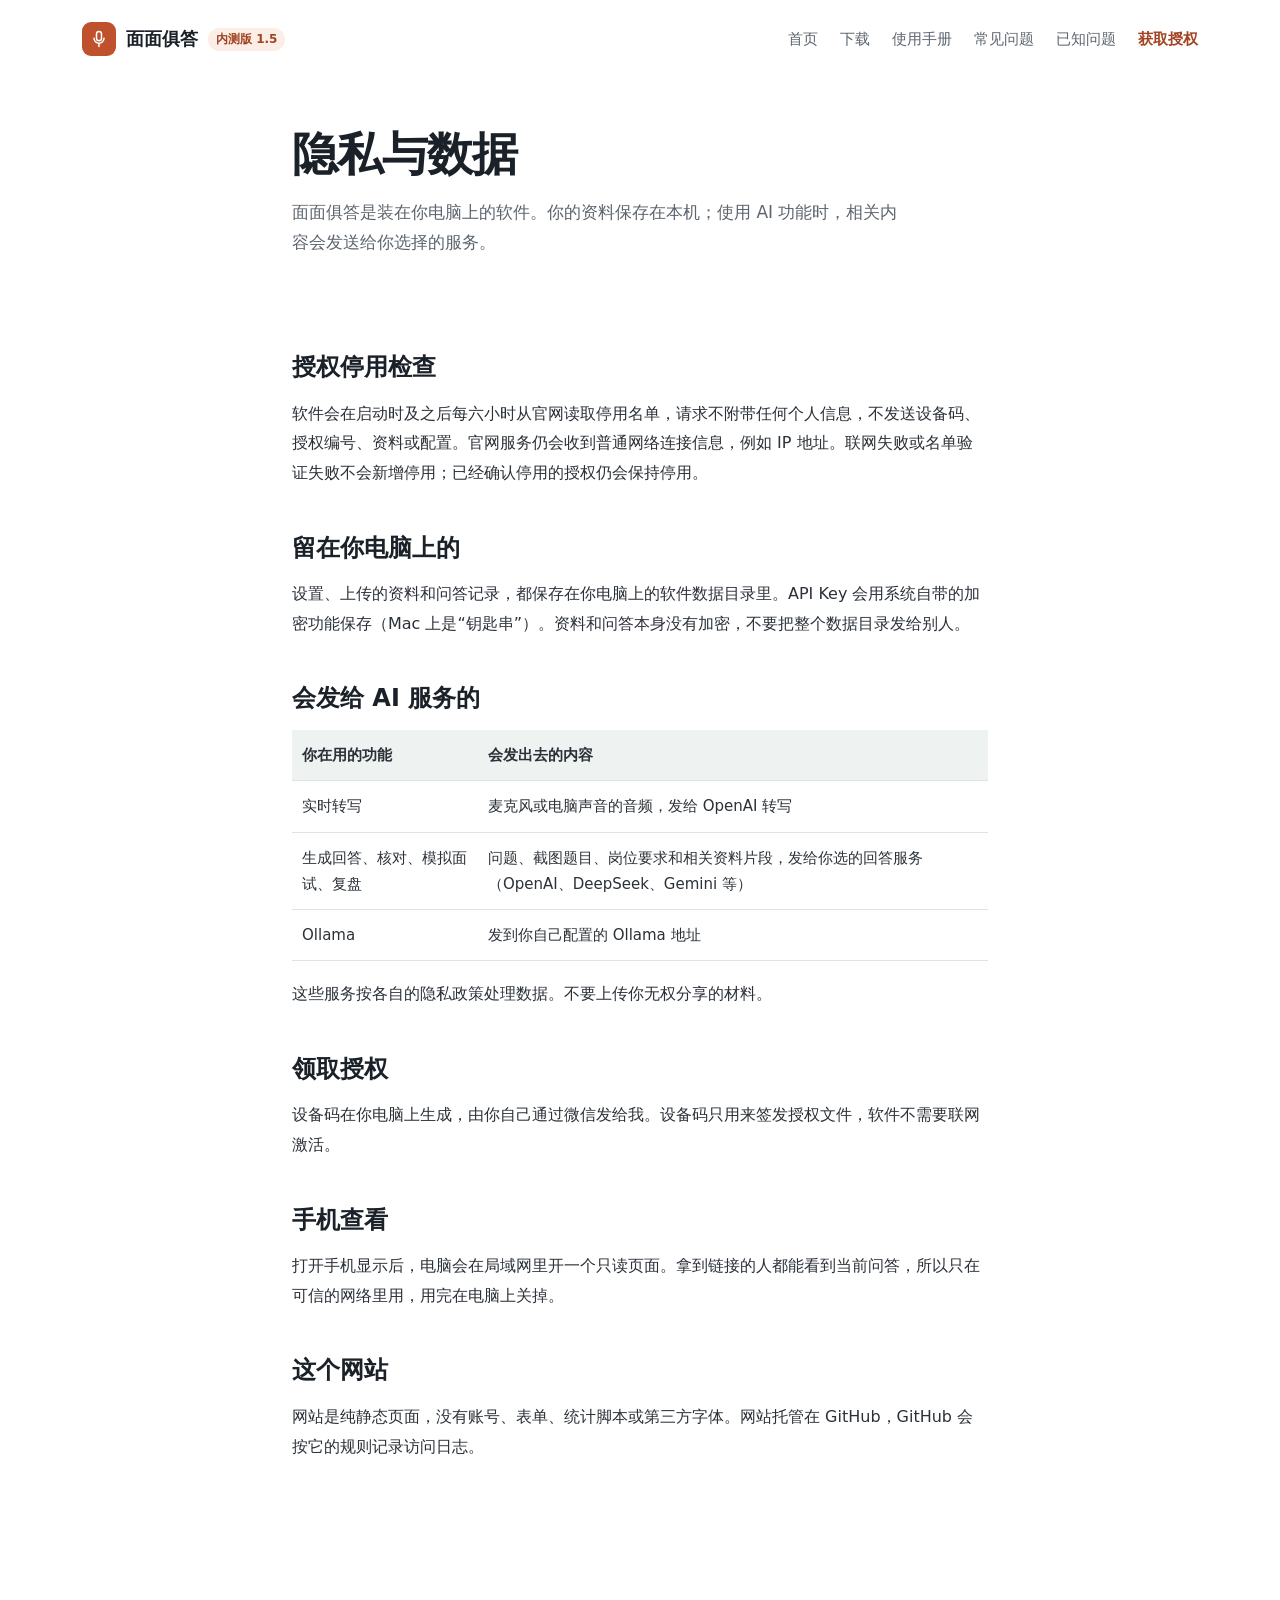
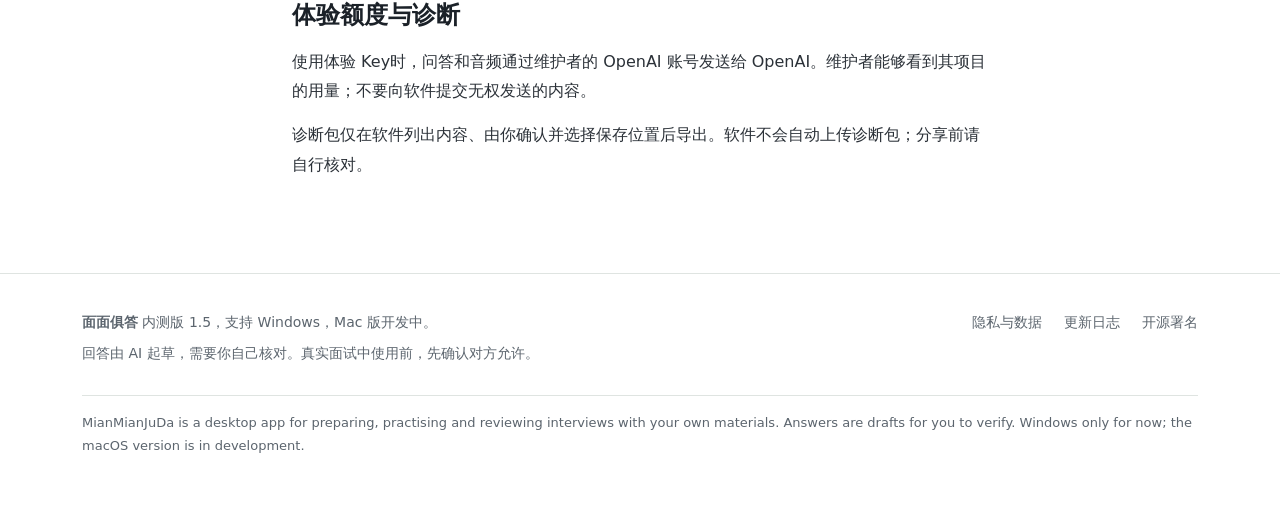
<file: privacy.html>
<!doctype html>
<html lang="zh-CN">
  <head>
    <meta charset="utf-8" />
    <meta name="viewport" content="width=device-width, initial-scale=1" />
    <title>隐私与数据 · 面面俱答</title>
    <meta name="description" content="面面俱答哪些数据留在本机、哪些会发给你选的 AI 服务。" />
    <link rel="icon" href="assets/mark.svg" type="image/svg+xml" />
    <link rel="stylesheet" href="assets/site.css?v=25a9df9682be" />
    <script>
      document.documentElement.classList.add('js');
    </script>
  </head>
  <body>
    <a class="skip" href="#content">跳到正文</a>
    <header class="site-header">
      <a class="brand" href="index.html"
        ><span class="brand-mark"
          ><svg viewBox="0 0 24 24" aria-hidden="true">
            <rect x="9" y="3" width="6" height="11" rx="3" />
            <path d="M6 11a6 6 0 0 0 12 0M12 17v4" /></svg></span
        >面面俱答<span class="brand-tag">内测版 1.5</span></a
      >
      <nav class="site-nav" aria-label="主导航">
        <a href="index.html">首页</a><a href="download.html">下载</a
        ><a href="manual.html">使用手册</a><a href="faq.html">常见问题</a
        ><a href="known-issues.html">已知问题</a><a class="nav-cta" href="license.html">获取授权</a>
      </nav>
    </header>
    <main id="content">
      <div class="narrow">
        <header class="page-head">
          <h1>隐私与数据</h1>
          <p class="lede">
            面面俱答是装在你电脑上的软件。你的资料保存在本机；使用 AI
            功能时，相关内容会发送给你选择的服务。
          </p>
        </header>
      </div>
      <div class="narrow prose">
        <h2>授权停用检查</h2>
        <p>
          软件会在启动时及之后每六小时从官网读取停用名单，请求不附带任何个人信息，不发送设备码、授权编号、资料或配置。官网服务仍会收到普通网络连接信息，例如
          IP 地址。联网失败或名单验证失败不会新增停用；已经确认停用的授权仍会保持停用。
        </p>
        <h2>留在你电脑上的</h2>
        <p>
          设置、上传的资料和问答记录，都保存在你电脑上的软件数据目录里。API Key
          会用系统自带的加密功能保存（Mac
          上是“钥匙串”）。资料和问答本身没有加密，不要把整个数据目录发给别人。
        </p>
        <h2>会发给 AI 服务的</h2>
        <table>
          <thead>
            <tr>
              <th>你在用的功能</th>
              <th>会发出去的内容</th>
            </tr>
          </thead>
          <tbody>
            <tr>
              <td>实时转写</td>
              <td>麦克风或电脑声音的音频，发给 OpenAI 转写</td>
            </tr>
            <tr>
              <td>生成回答、核对、模拟面试、复盘</td>
              <td>
                问题、截图题目、岗位要求和相关资料片段，发给你选的回答服务（OpenAI、DeepSeek、Gemini
                等）
              </td>
            </tr>
            <tr>
              <td>Ollama</td>
              <td>发到你自己配置的 Ollama 地址</td>
            </tr>
          </tbody>
        </table>
        <p>这些服务按各自的隐私政策处理数据。不要上传你无权分享的材料。</p>
        <h2>领取授权</h2>
        <p>
          设备码在你电脑上生成，由你自己通过微信发给我。设备码只用来签发授权文件，软件不需要联网激活。
        </p>
        <h2>手机查看</h2>
        <p>
          打开手机显示后，电脑会在局域网里开一个只读页面。拿到链接的人都能看到当前问答，所以只在可信的网络里用，用完在电脑上关掉。
        </p>
        <h2>这个网站</h2>
        <p>
          网站是纯静态页面，没有账号、表单、统计脚本或第三方字体。网站托管在 GitHub，GitHub
          会按它的规则记录访问日志。
        </p>
      </div>
      <section class="narrow prose">
        <h2>体验额度与诊断</h2>
        <p>
          使用体验 Key时，问答和音频通过维护者的 OpenAI 账号发送给
          OpenAI。维护者能够看到其项目的用量；不要向软件提交无权发送的内容。
        </p>
        <p>
          诊断包仅在软件列出内容、由你确认并选择保存位置后导出。软件不会自动上传诊断包；分享前请自行核对。
        </p>
      </section>
    </main>
    <footer class="site-footer">
      <div class="footer-inner">
        <div>
          <p><strong>面面俱答</strong> 内测版 1.5，支持 Windows，Mac 版开发中。</p>
          <p>回答由 AI 起草，需要你自己核对。真实面试中使用前，先确认对方允许。</p>
        </div>
        <div class="footer-links">
          <a href="privacy.html">隐私与数据</a><a href="changelog.html">更新日志</a
          ><a href="credits.html">开源署名</a>
        </div>
        <p class="footer-en" lang="en">
          MianMianJuDa is a desktop app for preparing, practising and reviewing interviews with your
          own materials. Answers are drafts for you to verify. Windows only for now; the macOS
          version is in development.
        </p>
      </div>
    </footer>
    <script src="assets/site.js" defer></script>
  </body>
</html>
</file>
<file: assets/site.css>
@charset "UTF-8";
/* 面面俱答网站 · 内测版 1
   白底与冷灰绿分区；深色只用于“视频面试”舞台；赭红只用于品牌标志和主按钮。 */
:root {
  color-scheme: light;
  --ink: #1b2128;
  --text: #2b3138;
  --muted: #5c656e;
  --page: #ffffff;
  --tint: #eef2f0;
  --line: #dfe4e1;
  --brand: #bf522c;
  --brand-dark: #a24322;
  --answer: #fff7ee;
  --answer-line: #f0e1cf;
  --live: #2f9e6b;
  --stage: #1e252d;
  --stage-2: #28313b;
  --radius-s: 6px;
  --radius-m: 12px;
  --font:
    'PingFang SC', 'Hiragino Sans GB', 'Microsoft YaHei', 'Noto Sans SC', 'Source Han Sans SC',
    system-ui, -apple-system, 'Segoe UI', sans-serif;
}
* {
  box-sizing: border-box;
}
html {
  scroll-behavior: smooth;
  scroll-padding-top: 24px;
  -webkit-text-size-adjust: 100%;
}
body {
  margin: 0;
  background: var(--page);
  color: var(--text);
  font: 16px/1.75 var(--font);
  font-feature-settings: 'tnum' 1;
}
img {
  max-width: 100%;
}
a {
  color: inherit;
  text-underline-offset: 4px;
  text-decoration-thickness: 1px;
}
a:hover {
  color: var(--brand);
}
:focus-visible {
  outline: 3px solid var(--brand);
  outline-offset: 3px;
  border-radius: 3px;
}
h1,
h2,
h3 {
  color: var(--ink);
  margin: 0;
  font-weight: 700;
}
p {
  margin: 0 0 14px;
}
.skip {
  position: absolute;
  left: 16px;
  top: -80px;
  background: var(--page);
  padding: 8px 16px;
  z-index: 20;
}
.skip:focus {
  top: 12px;
}

/* ---------- 页头 ---------- */
.site-header {
  max-width: 1180px;
  margin: 0 auto;
  padding: 22px 32px;
  display: flex;
  align-items: center;
  justify-content: space-between;
  gap: 24px;
}
.brand {
  display: inline-flex;
  align-items: center;
  gap: 10px;
  text-decoration: none;
  font-size: 18px;
  font-weight: 700;
  color: var(--ink);
}
.brand-mark {
  width: 34px;
  height: 34px;
  border-radius: 9px;
  background: var(--brand);
  display: grid;
  place-items: center;
}
.brand-mark svg {
  width: 20px;
  height: 20px;
  fill: none;
  stroke: #fff;
  stroke-width: 1.8;
  stroke-linecap: round;
}
.brand-tag {
  font-size: 12px;
  font-weight: 600;
  color: var(--brand-dark);
  background: #fbeee6;
  padding: 1px 8px;
  border-radius: 99px;
}
.site-nav {
  display: flex;
  flex-wrap: wrap;
  gap: 6px 22px;
  font-size: 15px;
}
.site-nav a {
  text-decoration: none;
  color: var(--muted);
  padding: 4px 0;
}
.site-nav a:hover {
  color: var(--ink);
}
.site-nav a[aria-current='page'] {
  color: var(--ink);
  font-weight: 600;
  box-shadow: inset 0 -2px 0 var(--brand);
}
.site-nav .nav-cta {
  color: var(--brand-dark);
  font-weight: 600;
}

/* ---------- 通用布局 ---------- */
.wrap {
  max-width: 1180px;
  margin: 0 auto;
  padding: 0 32px;
}
.narrow {
  max-width: 760px;
  margin: 0 auto;
  padding: 0 32px;
}
.band {
  padding: 88px 0;
}
.band-tint {
  background: var(--tint);
}
.section-title {
  font-size: 32px;
  line-height: 1.35;
  letter-spacing: -0.5px;
  margin-bottom: 14px;
}
.section-lede {
  color: var(--muted);
  font-size: 17px;
  max-width: 34em;
  margin-bottom: 44px;
}

/* ---------- 按钮 ---------- */
.btn {
  display: inline-flex;
  align-items: center;
  justify-content: center;
  gap: 8px;
  min-height: 48px;
  padding: 10px 22px;
  border-radius: var(--radius-s);
  font: 600 16px/1.4 var(--font);
  text-decoration: none;
  border: 1px solid var(--line);
  background: var(--page);
  color: var(--ink);
  cursor: pointer;
}
.btn:hover {
  border-color: #c4ccc8;
  color: var(--ink);
}
.btn-primary {
  background: var(--brand);
  border-color: var(--brand);
  color: #fff;
}
.btn-primary:hover {
  background: var(--brand-dark);
  border-color: var(--brand-dark);
  color: #fff;
}
.btn[aria-disabled='true'] {
  background: #eef0ee;
  border-color: #e3e7e4;
  color: #8a9299;
  cursor: default;
  pointer-events: none;
}
.btn-row {
  display: flex;
  flex-wrap: wrap;
  gap: 12px;
  align-items: center;
}

/* ---------- 首页 Hero ---------- */
.hero {
  max-width: 1180px;
  margin: 0 auto;
  padding: 56px 32px 96px;
  display: grid;
  grid-template-columns: minmax(0, 0.9fr) minmax(0, 1.1fr);
  gap: 64px;
  align-items: center;
}
.hero h1 {
  font-size: clamp(36px, 4.6vw, 58px);
  line-height: 1.2;
  letter-spacing: -1.5px;
  margin-bottom: 22px;
}
.hero-lede {
  font-size: 18px;
  color: var(--muted);
  max-width: 26em;
  margin-bottom: 32px;
}
.hero-note {
  margin-top: 18px;
  font-size: 14px;
  color: var(--muted);
}

/* 视频面试舞台 */
.stage {
  position: relative;
  aspect-ratio: 16 / 11;
  background: radial-gradient(120% 90% at 30% 20%, var(--stage-2), var(--stage) 70%);
  border-radius: var(--radius-m);
  box-shadow: 0 30px 60px -28px rgba(20, 28, 36, 0.55);
  overflow: hidden;
  color: #e8edf1;
}
.stage-bar {
  position: absolute;
  inset: 0 0 auto 0;
  display: flex;
  align-items: center;
  justify-content: space-between;
  padding: 14px 18px;
  font-size: 13px;
  color: #aab4bd;
}
.live {
  display: inline-flex;
  align-items: center;
  gap: 8px;
}
.live::before {
  content: '';
  width: 8px;
  height: 8px;
  border-radius: 50%;
  background: var(--live);
  box-shadow: 0 0 0 4px rgba(47, 158, 107, 0.2);
}
.person {
  position: absolute;
  left: 18%;
  top: 20%;
  width: 22%;
  aspect-ratio: 1;
  border-radius: 50%;
  background: #3a4550;
  display: grid;
  place-items: center;
}
.person svg {
  width: 52%;
  height: 52%;
  fill: #5d6b78;
}
.person-name {
  position: absolute;
  left: 18%;
  width: 22%;
  text-align: center;
  top: calc(20% + 22% * 16 / 11 + 8px);
  font-size: 13px;
  color: #aab4bd;
}
.subtitle {
  position: absolute;
  left: 5%;
  right: 47%;
  bottom: 7%;
  background: rgba(10, 14, 18, 0.72);
  border-radius: 8px;
  padding: 12px 16px;
  font-size: 15px;
  line-height: 1.6;
}
.subtitle small {
  display: block;
  color: #8f9aa4;
  font-size: 12px;
  margin-bottom: 2px;
}
.answer-card {
  position: absolute;
  right: 4%;
  top: 14%;
  bottom: 6%;
  width: 40%;
  background: var(--answer);
  color: var(--text);
  border-radius: 10px;
  border: 1px solid var(--answer-line);
  padding: 16px 16px 14px;
  display: flex;
  flex-direction: column;
  box-shadow: 0 18px 36px -18px rgba(0, 0, 0, 0.5);
}
.answer-head {
  display: flex;
  justify-content: space-between;
  align-items: baseline;
  font-size: 12px;
  color: #8a7660;
  border-bottom: 1px solid var(--answer-line);
  padding-bottom: 8px;
  margin-bottom: 10px;
}
.answer-head strong {
  color: var(--ink);
  font-size: 14px;
}
.answer-card ol {
  margin: 0;
  padding-left: 18px;
  font-size: 13.5px;
  line-height: 1.65;
}
.answer-card .lead-line {
  font-size: 14px;
  font-weight: 600;
  color: var(--ink);
  margin-bottom: 8px;
}
.answer-card li {
  margin-bottom: 6px;
}
.answer-foot {
  margin-top: auto;
  font-size: 12px;
  color: #8a7660;
}

/* 舞台细节：头像光圈、声波、骨架屏、高亮、轮次圆点 */
.person {
  isolation: isolate;
}
.person .ring {
  position: absolute;
  inset: 0;
  border-radius: 50%;
  border: 2px solid var(--live);
  opacity: 0;
  z-index: -1;
}
.person-name {
  display: flex;
  justify-content: center;
  align-items: center;
  gap: 8px;
}
.voice {
  display: inline-flex;
  align-items: center;
  gap: 2px;
  height: 12px;
}
.voice i {
  width: 2px;
  height: 4px;
  border-radius: 1px;
  background: #6f7c88;
  transition: background 0.3s;
}
.clock {
  font-variant-numeric: tabular-nums;
}
.answer-card {
  overflow: hidden;
}
.answer-card ol b {
  font-weight: 600;
  color: var(--ink);
}
.lead-line .mark {
  background: linear-gradient(transparent 60%, rgba(239, 172, 92, 0.38) 0) no-repeat;
  background-size: 100% 100%;
  box-decoration-break: clone;
  -webkit-box-decoration-break: clone;
}
.status {
  display: inline-flex;
  align-items: center;
  gap: 6px;
}
.skeleton {
  display: none;
}
.answer-foot {
  display: flex;
  justify-content: space-between;
  align-items: center;
  gap: 10px;
}
.dots {
  display: inline-flex;
  gap: 5px;
}
.dots i {
  width: 6px;
  height: 6px;
  border-radius: 3px;
  background: var(--answer-line);
  transition:
    width 0.3s,
    background 0.3s;
}
.dots i.on {
  width: 16px;
  background: #d9b48c;
}

/* 循环播放：只在 site.js 给舞台加上 .is-playing 后生效；
   无脚本或减少动态效果时是上面的静态画面 */
@media (prefers-reduced-motion: no-preference) {
  .live::before {
    animation: live-pulse 2s ease-in-out infinite;
  }
  .stage.is-playing .answer-card {
    transition:
      opacity 0.45s ease-out,
      transform 0.45s cubic-bezier(0.2, 0.8, 0.2, 1);
  }
  .stage.is-playing .answer-card.is-hidden {
    opacity: 0;
    transform: translateY(14px) scale(0.98);
  }
  /* 面试官说话：光圈外扩、声波跳动 */
  .stage.is-speaking .person .ring {
    animation: ring-out 1.8s ease-out infinite;
  }
  .stage.is-speaking .person .ring + .ring {
    animation-delay: 0.9s;
  }
  .stage.is-speaking .voice i {
    background: var(--live);
    animation: voice 0.9s ease-in-out infinite;
  }
  .stage.is-speaking .voice i:nth-child(2) {
    animation-delay: -0.3s;
  }
  .stage.is-speaking .voice i:nth-child(3) {
    animation-delay: -0.6s;
  }
  .stage.is-speaking .voice i:nth-child(4) {
    animation-delay: -0.15s;
  }
  /* 起草中：骨架屏 + 转圈 */
  .stage.is-thinking .skeleton {
    display: grid;
    gap: 10px;
    padding-top: 4px;
  }
  .stage.is-thinking .lead-line,
  .stage.is-thinking .answer-card ol {
    display: none;
  }
  .skeleton i {
    height: 10px;
    border-radius: 5px;
    background: linear-gradient(90deg, #f3e6d6 0%, #fbf3ea 50%, #f3e6d6 100%) 0 0 / 200% 100%;
    animation: shimmer 1.2s linear infinite;
  }
  .skeleton i:first-child {
    width: 70%;
    height: 12px;
  }
  .skeleton i:nth-child(3) {
    width: 88%;
  }
  .skeleton i:last-child {
    width: 60%;
  }
  .stage.is-thinking .status::before {
    content: '';
    width: 10px;
    height: 10px;
    border-radius: 50%;
    border: 2px solid #e2cbb0;
    border-top-color: var(--brand);
    animation: spin 0.8s linear infinite;
  }
  /* 流式输出时的光标 */
  .stage.is-playing .is-typing::after {
    content: '';
    display: inline-block;
    width: 2px;
    height: 1em;
    margin-left: 2px;
    vertical-align: -0.14em;
    background: currentColor;
    opacity: 0.75;
    animation: caret 0.9s steps(1) infinite;
  }
  .stage.is-playing .lead-line .mark {
    transition: background-size 0.7s cubic-bezier(0.3, 0.7, 0.2, 1);
  }
  .stage.is-playing .lead-line .mark:not(.is-marked) {
    background-size: 0% 100%;
  }
  .stage.is-playing .answer-foot > span:first-child {
    transition: opacity 0.4s;
  }
  .stage.is-playing .answer-foot.is-pending > span:first-child {
    opacity: 0;
  }
}
@keyframes live-pulse {
  50% {
    box-shadow: 0 0 0 7px rgba(47, 158, 107, 0);
  }
}
@keyframes ring-out {
  from {
    opacity: 0.7;
    transform: scale(1);
  }
  to {
    opacity: 0;
    transform: scale(1.28);
  }
}
@keyframes voice {
  0%,
  100% {
    height: 3px;
  }
  50% {
    height: 12px;
  }
}
@keyframes shimmer {
  to {
    background-position: -200% 0;
  }
}
@keyframes spin {
  to {
    transform: rotate(360deg);
  }
}
@keyframes caret {
  50% {
    opacity: 0;
  }
}

/* ---------- 三种用法 ---------- */
.modes {
  display: grid;
  grid-template-columns: repeat(3, minmax(0, 1fr));
  gap: 0;
  border-top: 2px solid var(--ink);
}
.mode {
  padding: 26px 28px 8px 0;
}
.mode + .mode {
  padding-left: 28px;
  border-left: 1px solid var(--line);
}
.mode-icon {
  width: 36px;
  height: 36px;
  color: var(--brand);
  margin-bottom: 16px;
}
.mode-icon svg {
  width: 100%;
  height: 100%;
  fill: none;
  stroke: currentColor;
  stroke-width: 1.6;
  stroke-linecap: round;
  stroke-linejoin: round;
}
.mode h3 {
  font-size: 21px;
  margin-bottom: 4px;
}
.mode .who {
  font-size: 14px;
  color: var(--brand-dark);
  font-weight: 600;
  margin-bottom: 12px;
}
.mode p {
  color: var(--muted);
  font-size: 15px;
}

/* ---------- 真实界面 ---------- */
.shot {
  display: block;
  width: 100%;
  height: auto;
  border-radius: var(--radius-m);
  border: 1px solid var(--line);
  box-shadow: 0 24px 50px -30px rgba(30, 40, 48, 0.45);
  background: #fff;
}
.shot-caption {
  margin-top: 14px;
  font-size: 14px;
  color: var(--muted);
}

/* ---------- 会做 / 不会做 ---------- */
.pair {
  display: grid;
  grid-template-columns: 1fr 1fr;
  gap: 48px;
}
.pair h3 {
  font-size: 19px;
  margin-bottom: 14px;
}
.checklist {
  list-style: none;
  margin: 0;
  padding: 0;
}
.checklist li {
  position: relative;
  padding: 10px 0 10px 30px;
  border-top: 1px solid var(--line);
  font-size: 15.5px;
}
.checklist li::before {
  position: absolute;
  left: 2px;
  top: 10px;
  font-weight: 700;
}
.yes li::before {
  content: '✓';
  color: var(--live);
}
.no li::before {
  content: '✕';
  color: #a0574a;
}

/* ---------- 开始使用步骤 ---------- */
.steps {
  list-style: none;
  counter-reset: step;
  margin: 0;
  padding: 0;
  display: grid;
  grid-template-columns: repeat(3, minmax(0, 1fr));
  gap: 28px;
}
.steps li {
  counter-increment: step;
  position: relative;
  padding-top: 56px;
}
.steps li::before {
  content: counter(step);
  position: absolute;
  top: 0;
  left: 0;
  width: 40px;
  height: 40px;
  border-radius: 50%;
  border: 2px solid var(--ink);
  display: grid;
  place-items: center;
  font-weight: 700;
  color: var(--ink);
}
.steps h3 {
  font-size: 19px;
  margin-bottom: 8px;
}
.steps p {
  color: var(--muted);
  font-size: 15px;
}

/* ---------- 下载页 ---------- */
.page-head {
  padding: 48px 0 36px;
}
.page-head h1 {
  font-size: clamp(32px, 4vw, 46px);
  line-height: 1.25;
  letter-spacing: -1px;
  margin-bottom: 14px;
}
.page-head .lede {
  font-size: 17px;
  color: var(--muted);
  max-width: 36em;
}
.platforms {
  display: grid;
  grid-template-columns: 1fr 1.25fr;
  align-items: start;
  gap: 20px;
  margin-bottom: 20px;
}
.platform {
  border: 1px solid var(--line);
  border-radius: var(--radius-m);
  padding: 28px;
  background: var(--page);
  display: flex;
  flex-direction: column;
}
.platform.is-yours {
  border-color: var(--ink);
  box-shadow: 0 0 0 1px var(--ink);
}
.platform-top {
  display: flex;
  justify-content: space-between;
  align-items: baseline;
  gap: 12px;
  margin-bottom: 6px;
}
.platform h2 {
  font-size: 26px;
}
.yours-flag {
  display: none;
  font-size: 13px;
  font-weight: 600;
  color: var(--live);
}
.is-yours .yours-flag {
  display: inline;
}
.platform .req {
  color: var(--muted);
  font-size: 15px;
  margin-bottom: 22px;
}
.platform .btn {
  width: 100%;
}
.size {
  font-weight: 400;
  opacity: 0.8;
  font-size: 14px;
}
.beta-tag {
  font-size: 12px;
  font-weight: 600;
  color: var(--brand-dark);
  background: #fbeee6;
  padding: 2px 8px;
  border-radius: 99px;
  vertical-align: middle;
  margin-left: 6px;
}
.chip-help {
  background: var(--tint);
  border-radius: var(--radius-s);
  padding: 14px 16px;
  font-size: 14.5px;
  margin-bottom: 18px;
}
.chip-help p {
  margin: 0 0 6px;
}
.chip-help ul {
  margin: 0;
  padding-left: 20px;
}
.mac-buttons {
  display: grid;
  grid-template-columns: 1fr 1fr;
  gap: 10px;
}
.mac-buttons .btn {
  flex-direction: column;
  gap: 0;
  min-height: 60px;
}
.release-note {
  font-size: 14px;
  color: var(--muted);
  margin: 4px 0 20px;
}
.callout.notice {
  margin: 0 0 48px;
  font-size: 15px;
}

/* ---------- 授权卡 ---------- */
.license-card {
  display: grid;
  grid-template-columns: minmax(0, 1fr) 200px;
  gap: 32px;
  align-items: center;
  background: var(--answer);
  border: 1px solid var(--answer-line);
  border-radius: var(--radius-m);
  padding: 32px;
}
.license-card h2 {
  font-size: 24px;
  margin-bottom: 10px;
}
.license-card p {
  color: #5f5446;
  font-size: 15.5px;
}
.license-card .small {
  font-size: 14px;
  color: #8a7660;
  margin: 0;
}
.license-card img {
  width: 200px;
  height: auto;
  display: block;
  background: #fff;
  padding: 8px;
  border-radius: 8px;
  border: 1px solid var(--answer-line);
}

/* ---------- 正文页 ---------- */
.prose {
  padding-bottom: 80px;
}
.prose h2 {
  font-size: 24px;
  margin: 44px 0 14px;
  line-height: 1.4;
}
.prose h3 {
  font-size: 18px;
  margin: 28px 0 10px;
}
.prose p,
.prose li {
  font-size: 16px;
  line-height: 1.85;
}
.prose ol,
.prose ul {
  padding-left: 22px;
  margin: 0 0 16px;
}
.prose li {
  margin-bottom: 8px;
  padding-left: 4px;
}
.prose code {
  font-size: 0.9em;
  background: var(--tint);
  padding: 1px 5px;
  border-radius: 4px;
  overflow-wrap: anywhere;
}
.prose table {
  width: 100%;
  border-collapse: collapse;
  font-size: 15px;
  margin: 8px 0 18px;
}
.prose th,
.prose td {
  text-align: left;
  vertical-align: top;
  padding: 12px 10px;
  border-bottom: 1px solid var(--line);
}
.prose th {
  background: var(--tint);
}
.prose .muted {
  color: var(--muted);
}
.callout {
  border-left: 3px solid var(--brand);
  background: var(--tint);
  padding: 14px 18px;
  border-radius: 0 var(--radius-s) var(--radius-s) 0;
  margin: 18px 0;
}
.callout p:last-child {
  margin: 0;
}

/* 常见问题 */
.faq details {
  border-top: 1px solid var(--line);
  padding: 4px 0;
}
.faq details:last-child {
  border-bottom: 1px solid var(--line);
}
.faq summary {
  cursor: pointer;
  list-style: none;
  padding: 16px 32px 16px 0;
  font-size: 17px;
  font-weight: 600;
  color: var(--ink);
  position: relative;
}
.faq summary::-webkit-details-marker {
  display: none;
}
.faq summary::after {
  content: '+';
  position: absolute;
  right: 4px;
  top: 12px;
  font-size: 22px;
  font-weight: 400;
  color: var(--muted);
}
.faq details[open] summary::after {
  content: '−';
}
.faq details p {
  color: var(--muted);
  padding-bottom: 8px;
}

/* 手册 */
.manual-tools {
  display: flex;
  flex-wrap: wrap;
  justify-content: space-between;
  gap: 12px 24px;
  align-items: center;
  padding: 16px 0;
  border-top: 1px solid var(--line);
  border-bottom: 1px solid var(--line);
  margin-bottom: 8px;
  font-size: 15px;
}
.toc {
  display: flex;
  flex-wrap: wrap;
  gap: 6px 18px;
}
.toc a {
  color: var(--muted);
  text-decoration: none;
}
.toc a:hover {
  color: var(--ink);
}
.license-text {
  white-space: pre-wrap;
  overflow-wrap: anywhere;
  background: var(--tint);
  padding: 20px;
  border-radius: var(--radius-s);
  font:
    12.5px/1.75 ui-monospace,
    Consolas,
    monospace;
}
.version-head {
  font-size: 15px;
  color: var(--brand-dark);
  font-weight: 600;
  margin: 0 0 6px;
}

/* ---------- 页脚 ---------- */
.site-footer {
  border-top: 1px solid var(--line);
}
.footer-inner {
  max-width: 1180px;
  margin: 0 auto;
  padding: 36px 32px 48px;
  display: grid;
  grid-template-columns: 1.3fr 1fr;
  gap: 24px 48px;
  font-size: 14px;
  color: var(--muted);
}
.footer-inner p {
  margin: 0 0 6px;
}
.footer-links {
  display: flex;
  flex-wrap: wrap;
  gap: 8px 22px;
  justify-content: flex-end;
  align-content: start;
}
.footer-links a {
  text-decoration: none;
}
.footer-en {
  grid-column: 1 / -1;
  font-size: 13px;
  border-top: 1px solid var(--line);
  padding-top: 16px;
}

/* ---------- 响应式 ---------- */
@media (max-width: 980px) {
  .hero {
    grid-template-columns: 1fr;
    gap: 44px;
    padding-top: 32px;
  }
  .platforms {
    grid-template-columns: 1fr;
  }
}
@media (max-width: 760px) {
  .site-header {
    flex-direction: column;
    align-items: flex-start;
    padding: 18px 16px 8px;
    gap: 12px;
  }
  .site-nav {
    width: 100%;
    justify-content: space-between;
    gap: 4px 8px;
    font-size: 14px;
  }
  .site-nav a {
    white-space: nowrap;
  }
  .wrap,
  .narrow {
    padding: 0 16px;
  }
  .hero {
    padding: 24px 16px 64px;
  }
  .hero-lede {
    font-size: 16.5px;
  }
  .band {
    padding: 60px 0;
  }
  .section-title {
    font-size: 26px;
  }
  .section-lede {
    margin-bottom: 30px;
  }
  .stage {
    aspect-ratio: auto;
    min-height: 516px;
    display: flex;
    flex-direction: column;
    gap: 12px;
    padding: 48px 14px 14px;
  }
  .stage > * {
    position: static;
  }
  .stage > .person {
    position: relative;
  }
  .stage-bar {
    position: absolute;
  }
  .person {
    width: 72px;
    align-self: center;
  }
  .person-name {
    width: auto;
    margin-top: -6px;
  }
  .subtitle {
    font-size: 14px;
    margin: 0;
  }
  .answer-card {
    width: auto;
    min-height: 232px;
  }
  .answer-card ol li:nth-child(3) {
    display: none;
  }
  .modes {
    grid-template-columns: 1fr;
  }
  .mode,
  .mode + .mode {
    padding: 22px 0 6px;
    border-left: 0;
    border-top: 1px solid var(--line);
  }
  .mode:first-child {
    border-top: 0;
  }
  .pair {
    grid-template-columns: 1fr;
    gap: 28px;
  }
  .steps {
    grid-template-columns: 1fr;
    gap: 22px;
  }
  .platform {
    padding: 22px 18px;
  }
  .license-card {
    grid-template-columns: 1fr;
    padding: 24px 18px;
    gap: 20px;
  }
  .license-card img {
    width: 200px;
    justify-self: center;
  }
  .footer-inner {
    grid-template-columns: 1fr;
    padding: 28px 16px 40px;
  }
  .footer-links {
    justify-content: flex-start;
  }
}
@media (max-width: 420px) {
  .mac-buttons {
    grid-template-columns: 1fr;
  }
}
@media (prefers-reduced-motion: reduce) {
  html {
    scroll-behavior: auto;
  }
}
</file>
